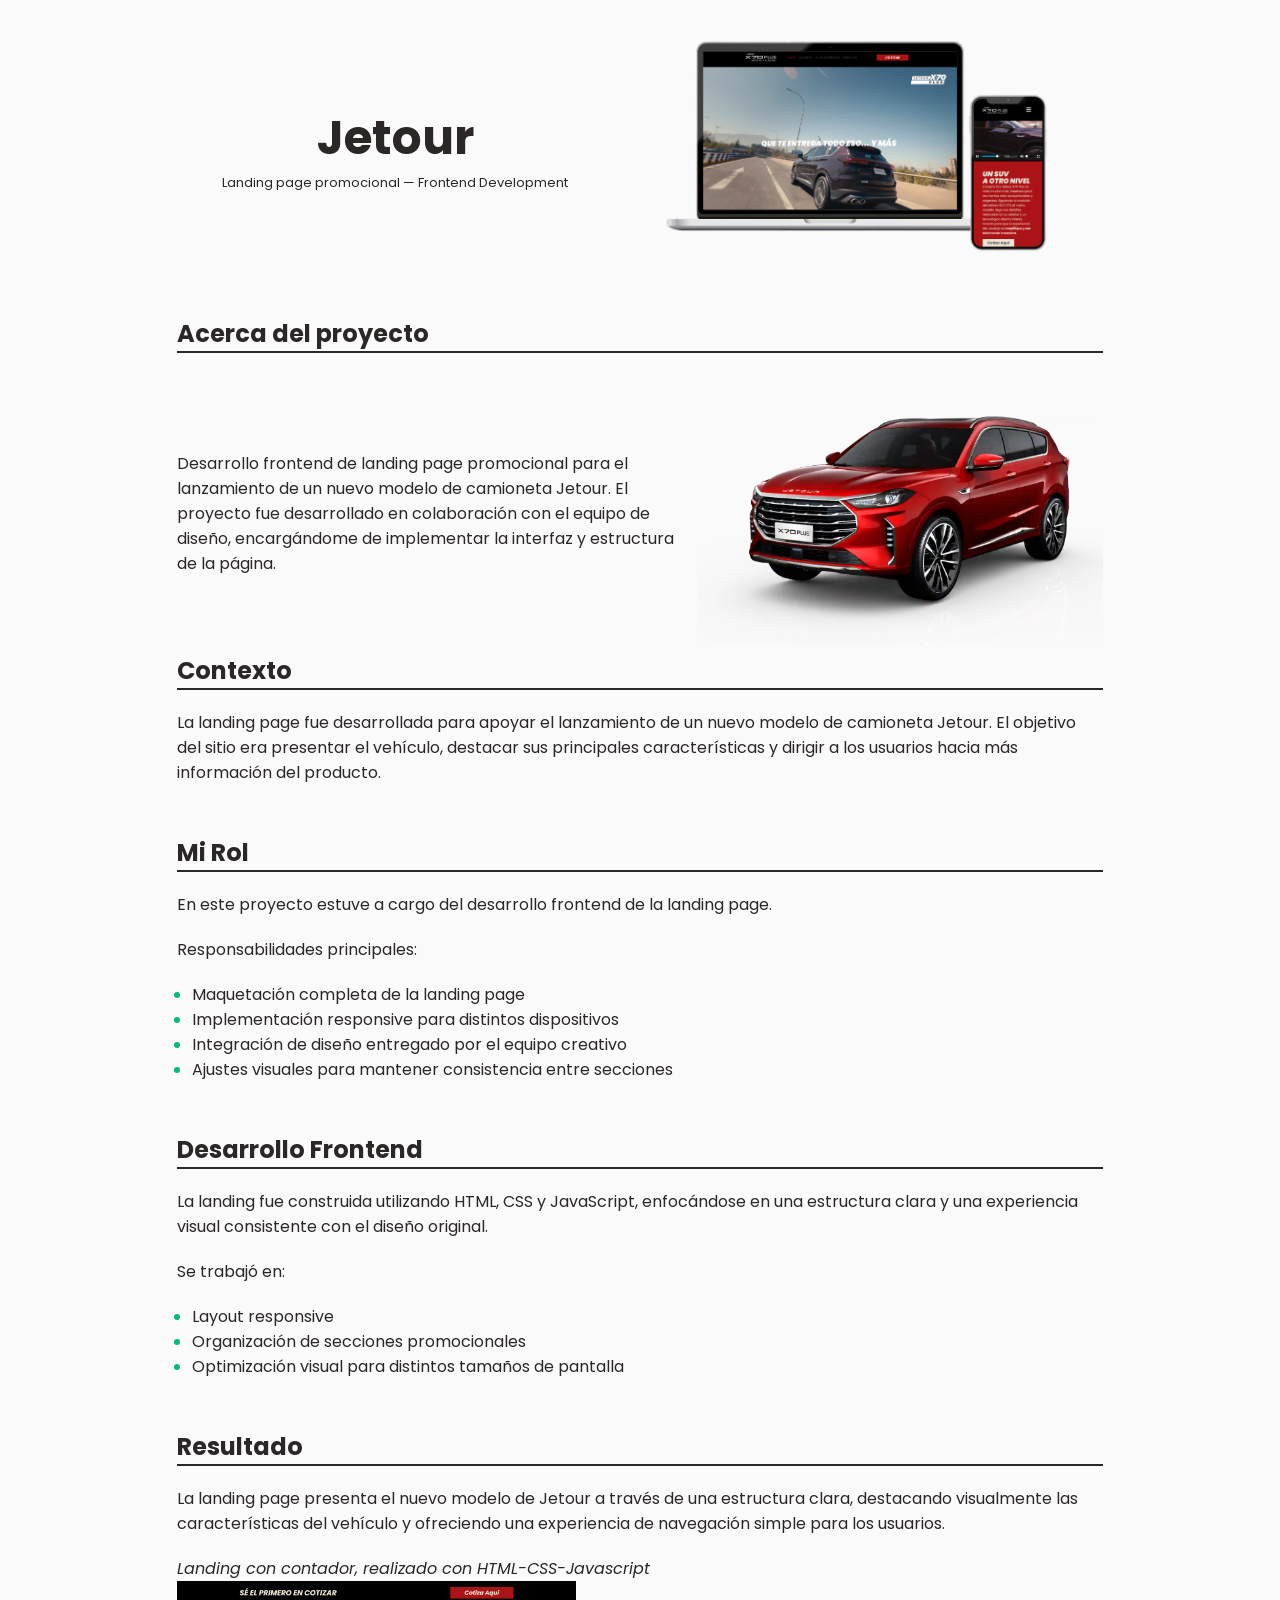
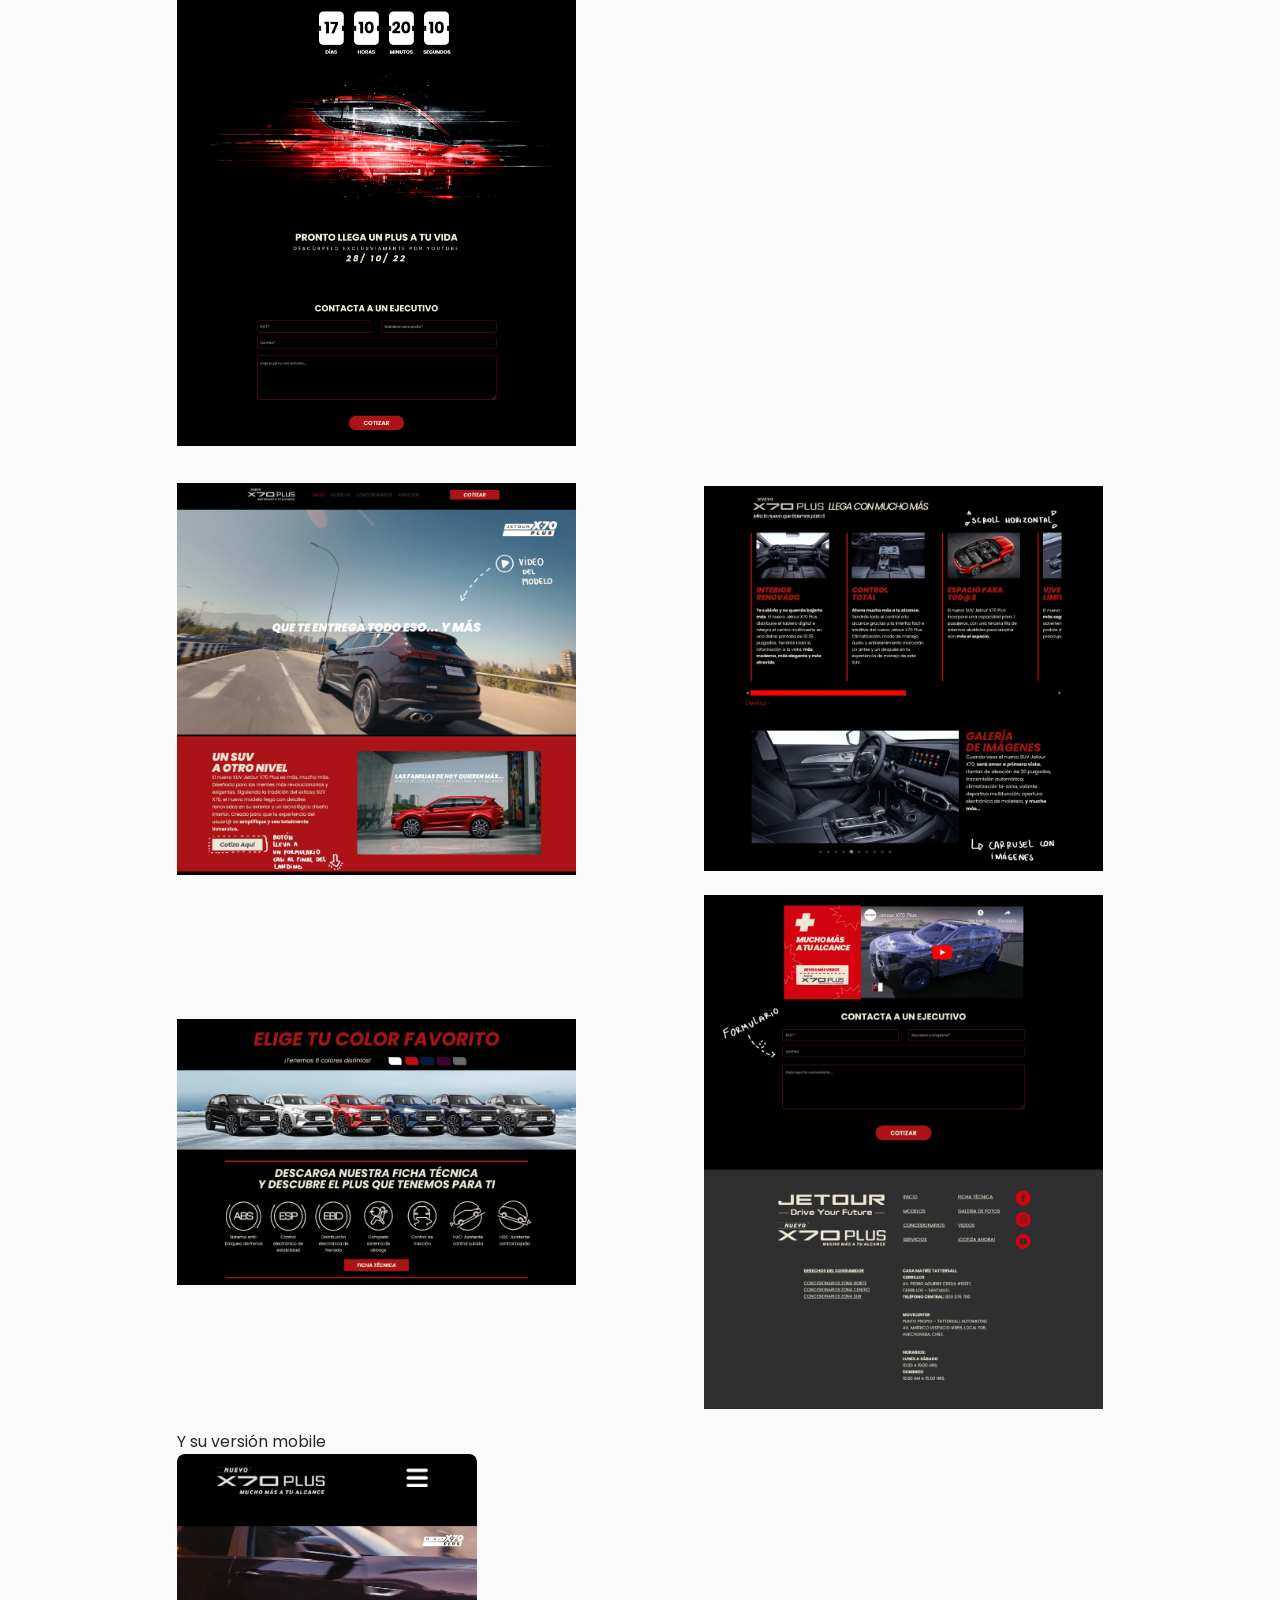
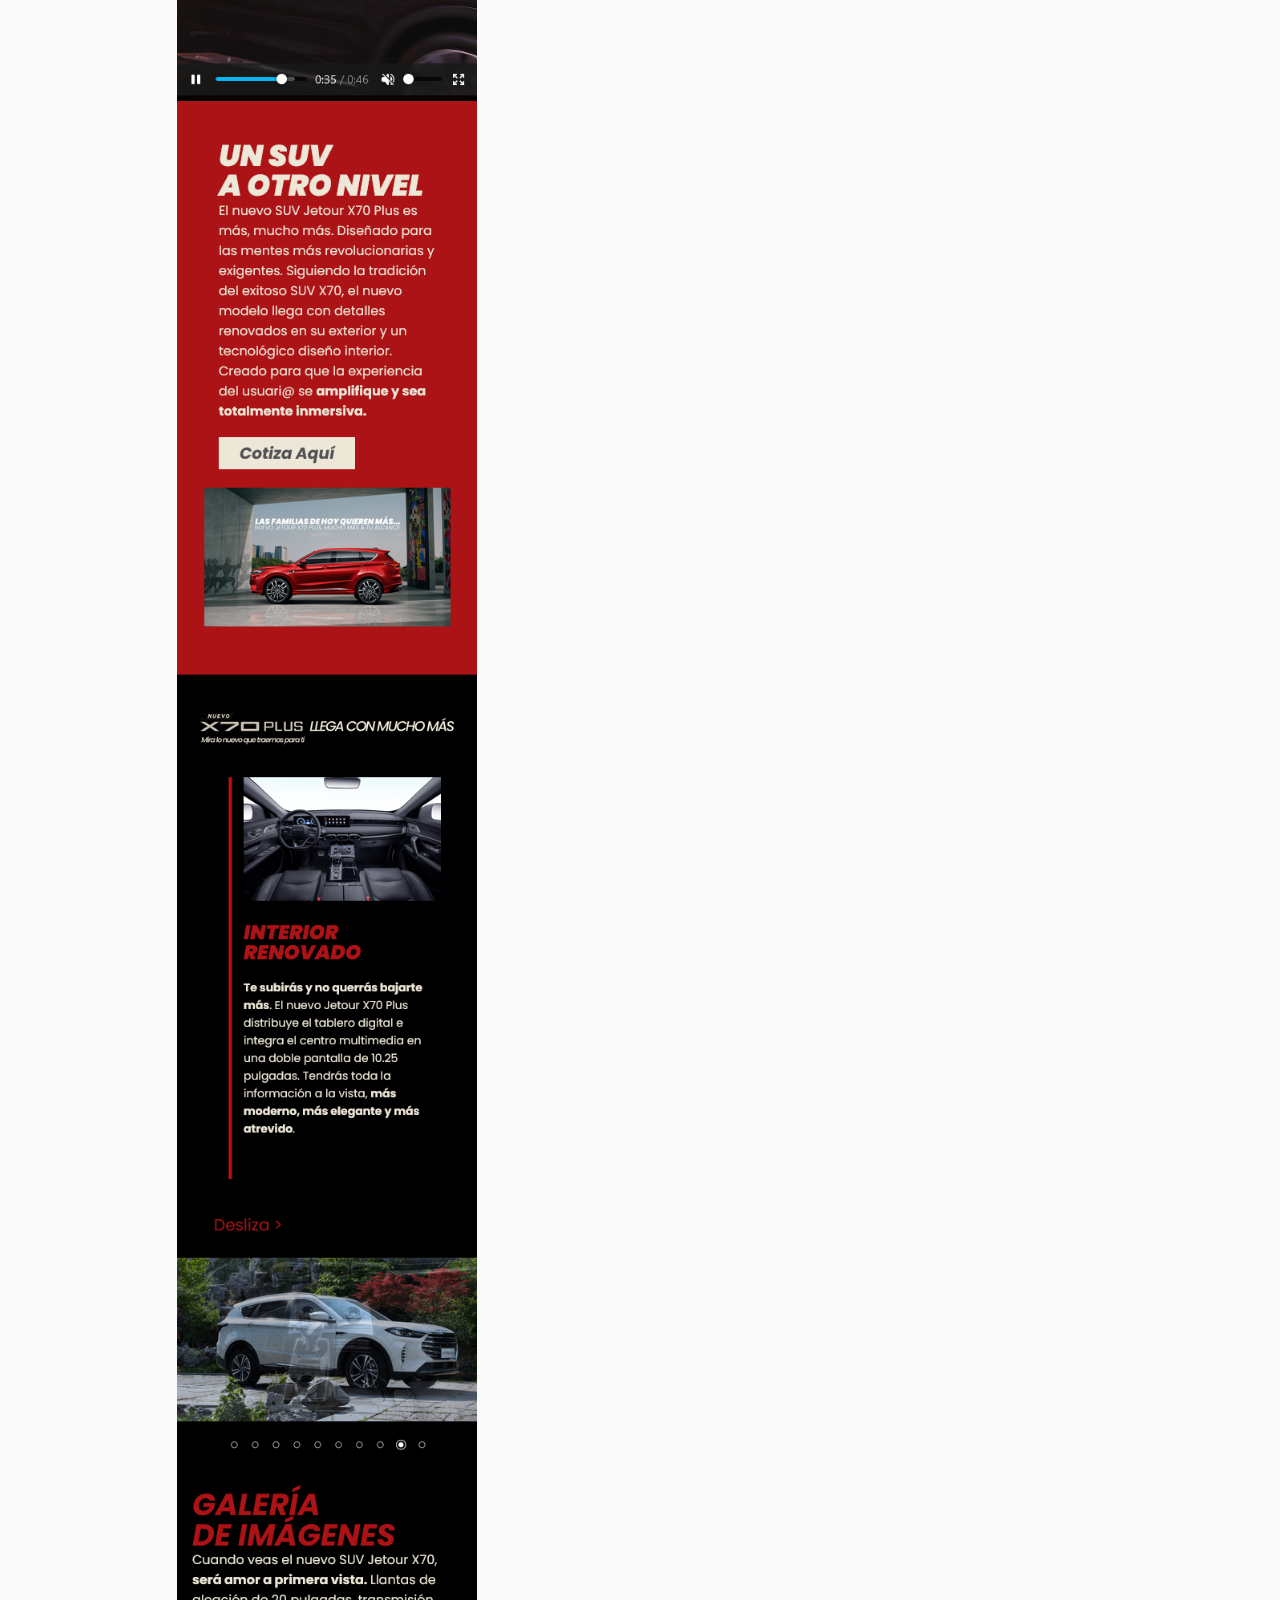
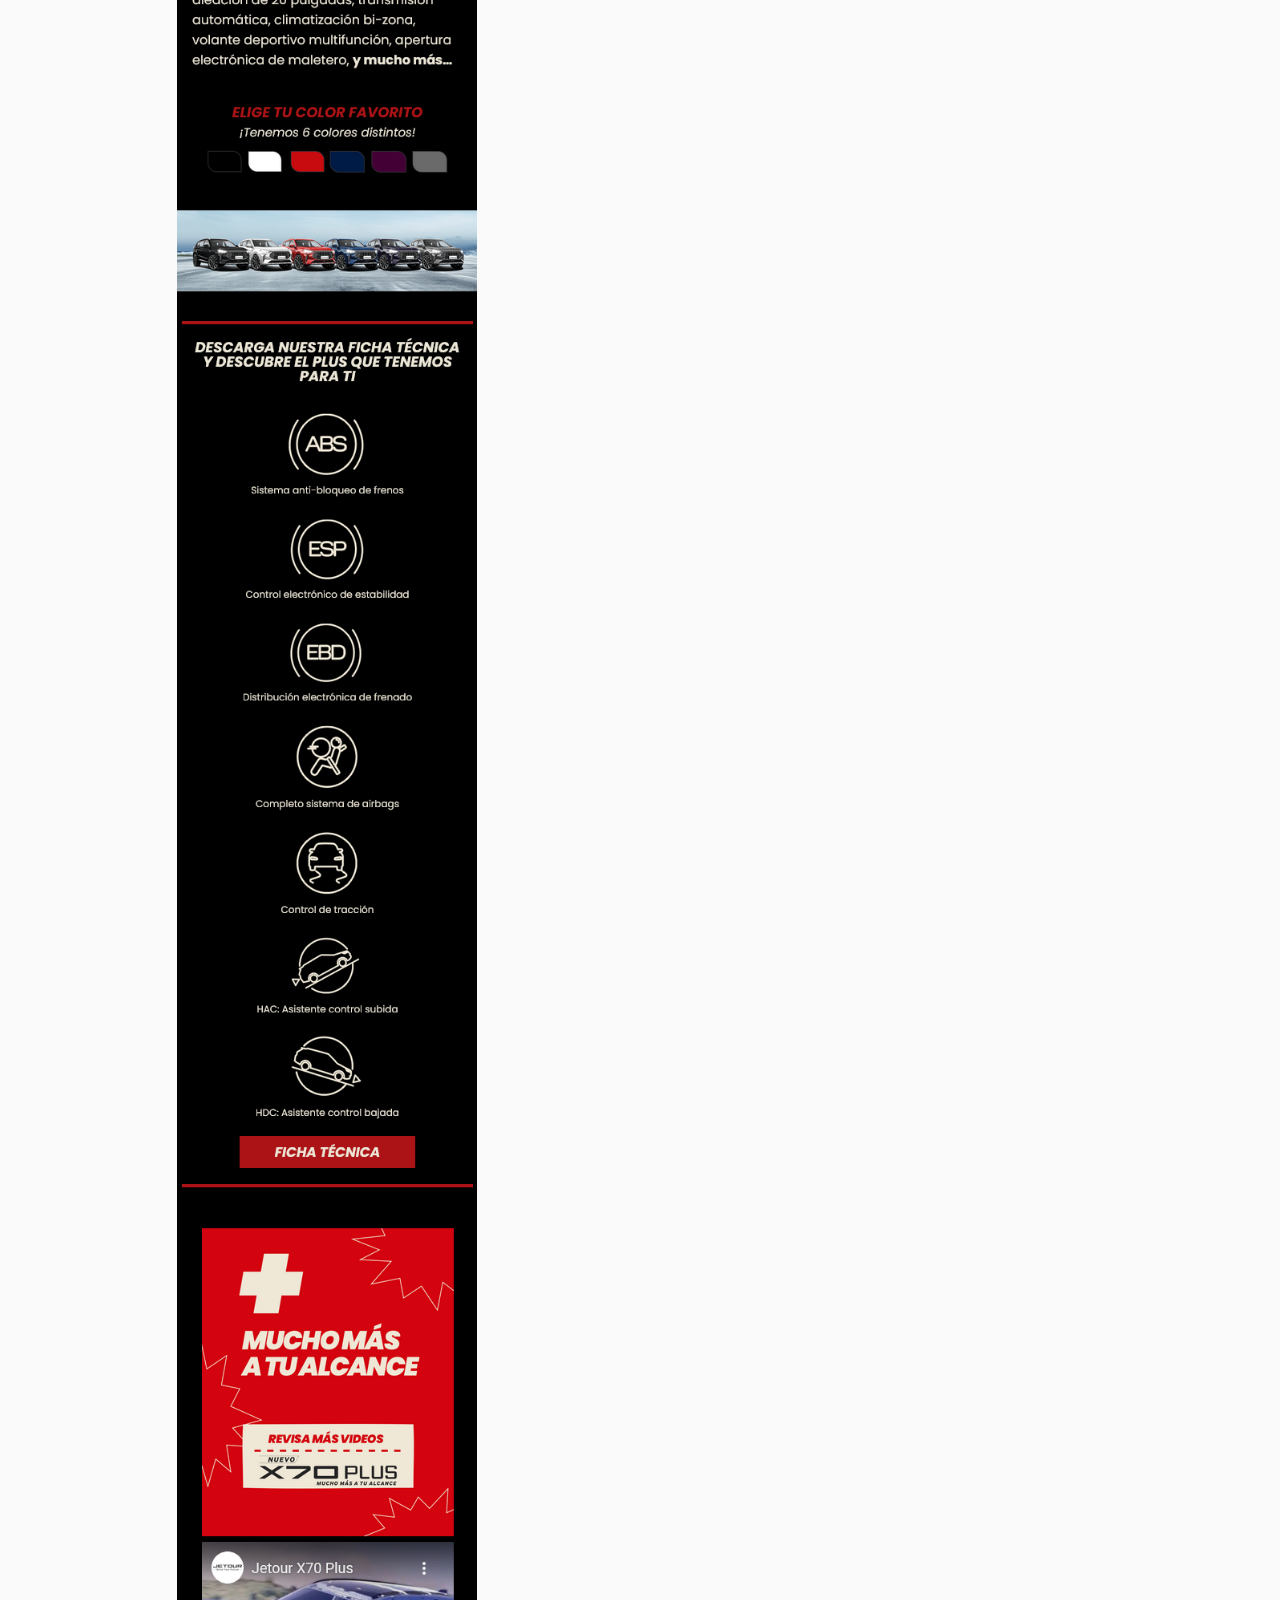
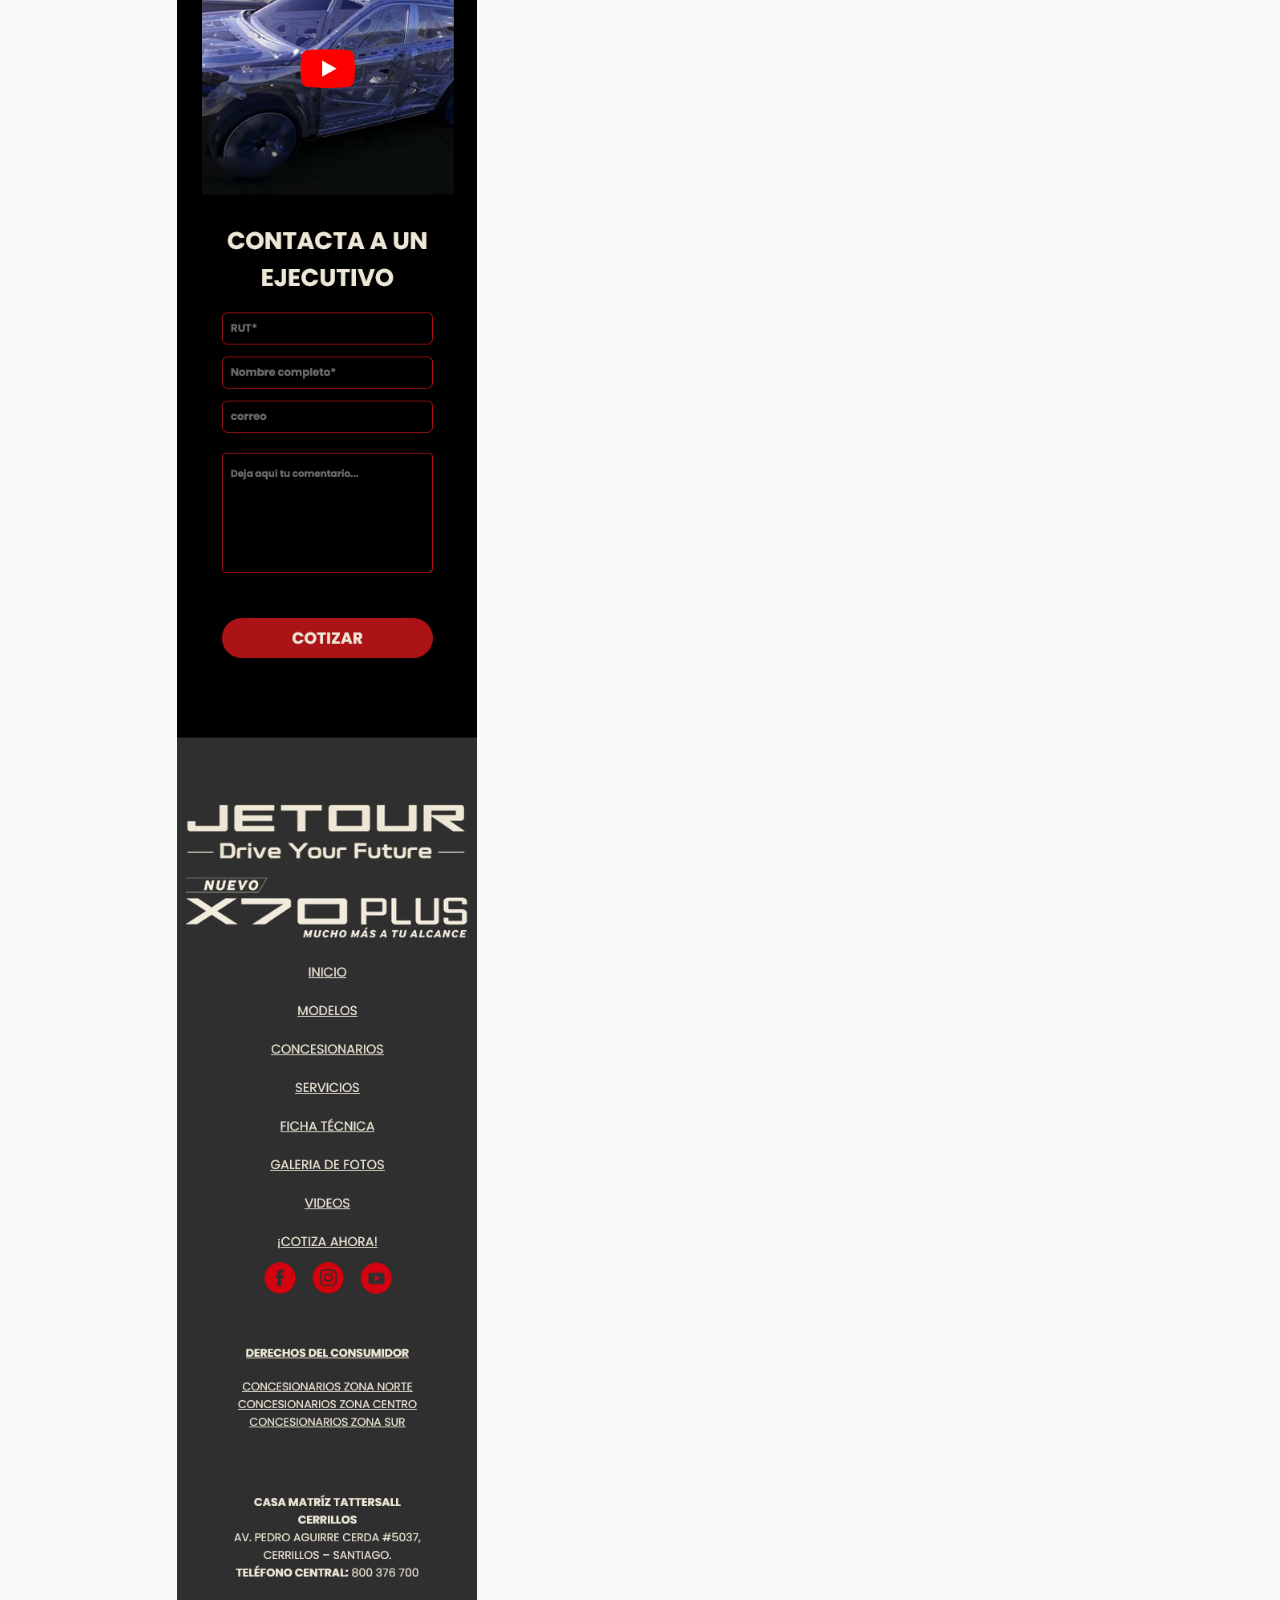
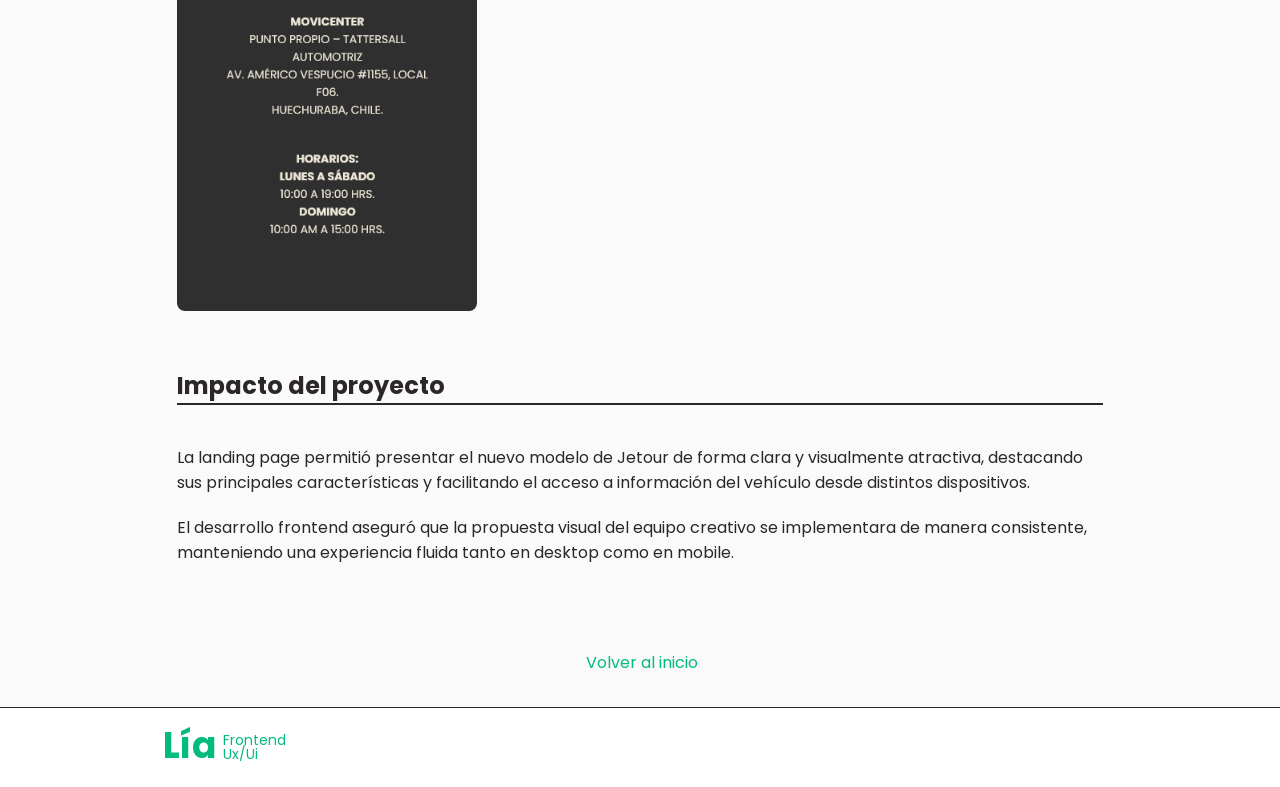
<file: jetour.html>
<!DOCTYPE html>
    <html lang="en">
    <head>
        <meta charset="UTF-8">
        <meta name="viewport" content="width=device-width, initial-scale=1.0">
        <link rel="stylesheet" href="https://unicons.iconscout.com/release/v4.0.8/css/line.css">
        <link rel="stylesheet" href="swiper-bundle.min.css">
        <link rel="stylesheet" href="styles.css">

        <title>Jetour / Tattersall</title>
    </head>
    <body>
        <section class="jetourcontent">
            <div class="tattersall-caja">
                <div class="hero-jetour">
                    <div class="text-hero">
                        <h1>Jetour</h1>
                        <h3>Landing page promocional — Frontend Development</h3>
                    </div>
                    <div class="img-hero">
                        <img src="jtour-view.png">
                    </div>
                </div>
            </div>
            <div class="jetour-acerca">
                <div class="title-jet">
                    <h1>
                        Acerca del proyecto
                    </h1>
                    <div class="separarlo"></div>
                </div>
                <div class="descripcion-jet">
                    <p>Desarrollo frontend de landing page promocional para el lanzamiento de un nuevo modelo de camioneta Jetour. 
                        El proyecto fue desarrollado en colaboración con el equipo de diseño, 
                        encargándome de implementar la interfaz y estructura de la página.</p>
                        <div class="camioneta-img">
                            <img src="Jetour-X70-plus-SUV-rojo-mini.png" alt="">
                        </div>
                </div>
            </div>
            <div class="context">
                <div class="title-context">
                    <h1>Contexto</h1>
                    <div class="separarlo"></div>
                </div>
                <div class="descrpcion-context">
                    <p>
                        La landing page fue desarrollada para apoyar el lanzamiento de un nuevo modelo de camioneta Jetour.
                        El objetivo del sitio era presentar el vehículo, destacar sus principales características y dirigir a los 
                        usuarios hacia más información del producto.
                    </p>
                </div>
            </div>
            <div class="mi-rol2">
                <div class="title-rol">
                    <h1>Mi Rol</h1>
                    <div class="separarlo"></div>
                </div>
                <div class="bullets-rol">
                    <p>En este proyecto estuve a cargo del desarrollo frontend de la landing page.</p>
                    <p>Responsabilidades principales:</p>
                    <ul>
                        <li type="disc">Maquetación completa de la landing page</li>
                        <li type="disc">Implementación responsive para distintos dispositivos</li>
                        <li type="disc">Integración de diseño entregado por el equipo creativo</li>
                        <li type="disc">Ajustes visuales para mantener consistencia entre secciones</li>
                        
                    </ul>
                </div>
            </div>
            <div class="mi-rol2">
                <div class="title-rol">
                    <h1>Desarrollo Frontend</h1>
                    <div class="separarlo"></div>
                </div>
                <div class="bullets-rol">
                    <p>La landing fue construida utilizando HTML, CSS y JavaScript, enfocándose en una estructura clara 
                        y una experiencia visual consistente con el diseño original.</p>
                    <p>Se trabajó en:</p>
                    <ul>
                        <li type="disc">Layout responsive</li>
                        <li type="disc">Organización de secciones promocionales</li>
                        <li type="disc">Optimización visual para distintos tamaños de pantalla</li>
                       
                        
                    </ul>
                </div>
            </div>
            <div class="resulta">
                <div class="title-context">
                    <h1>Resultado</h1>
                    <div class="separarlo"></div>
                </div>
                <div class="descrpcion-context">
                    <p>
                        La landing page presenta el nuevo modelo de Jetour a través de una estructura clara, 
                        destacando visualmente las características del vehículo y ofreciendo una experiencia de navegación simple para los usuarios.
                    </p>
                </div>
                <div class="img-proyecto">
                    <div class="contar">
                        <p>Landing con contador, realizado con HTML-CSS-Javascript</p>
                        <img src="contador .png">
                    </div>
                    <div class="resto-landimg">
                        <img src="j1.png">
                        <img src="j2.png">
                        <img src="j3.png">
                        <img src="j4.png">
                    </div>
                    <div class="j-mob">
                        <p>Y su versión mobile</p>
                        <img src="jetour-mob.png" class="about__img">
                    </div>
                </div>
            </div>
            <div class="impacto">
                <div class="title-context">
                    <h1>Impacto del proyecto</h1>
                    <div class="separarlo"></div>
                </div>
                <div class="descrpcion-context">
                    <p>
                        La landing page permitió presentar el nuevo modelo de Jetour de forma clara y visualmente atractiva, 
                        destacando sus principales características y facilitando el acceso a información del vehículo desde distintos dispositivos.
                    </p>
                    <p>El desarrollo frontend aseguró que la propuesta visual del equipo creativo se implementara de 
                        manera consistente, manteniendo una experiencia fluida tanto en desktop como en mobile.</p>
                </div>
            </div>
            <div class="btn-volver">
                <i class="uil uil-estate" style="color: #02bb7d"></i> <a href="index.html" style="color: #02bb7d;">Volver al inicio</a>
            </div>
        </section>
       
        

     

         
          
       

        <!--==================== FOOTER ====================-->
        <footer class="footer">
            <div class="footer__bg">
                <div class="footer__container container grid">
                    <div class="contentuno">
                        <div class="uno">
                            <div class="dos">
                        <h1 class="footer__title">Lía</h1>
                        </div>
                        <div class="tres">
                            <span class="footer__subtitle">Frontend</span>
                            <span class="footer__subtitle">Ux/Ui</span>
                        </div>
                        </div>
                    </div>
                
                
                <div class="footer__socials">
                    <a href="https://www.linkedin.com/in/liacubillos" class="footer__social"><i class="uil uil-linkedin-alt"></i></a>
                    <a href="mailto:cubilloslia@gmail.com" class="footer__social"><i class="uil uil-envelope"></i></a>
                    
                    <a href="https://github.com/cubillosarteaga" class="footer__social">
                        <i class="uil uil-github"></i>
                    </a>
                </div>
            </div>
        </div>
        </footer>
        
        <!--==================== SCROLL TOP ====================-->
        <a href="#" class="scrollup" id="scroll-up">
            <i class="uil uil-arrow-up scrollup__icon"></i>
        </a>

        <!--==================== SWIPER JS ====================-->
        <script src="swiper-bundle.min.js"></script>

        <!--==================== MAIN JS ====================-->
        <script src="main.js"></script>
    </body>
</html>
</file>
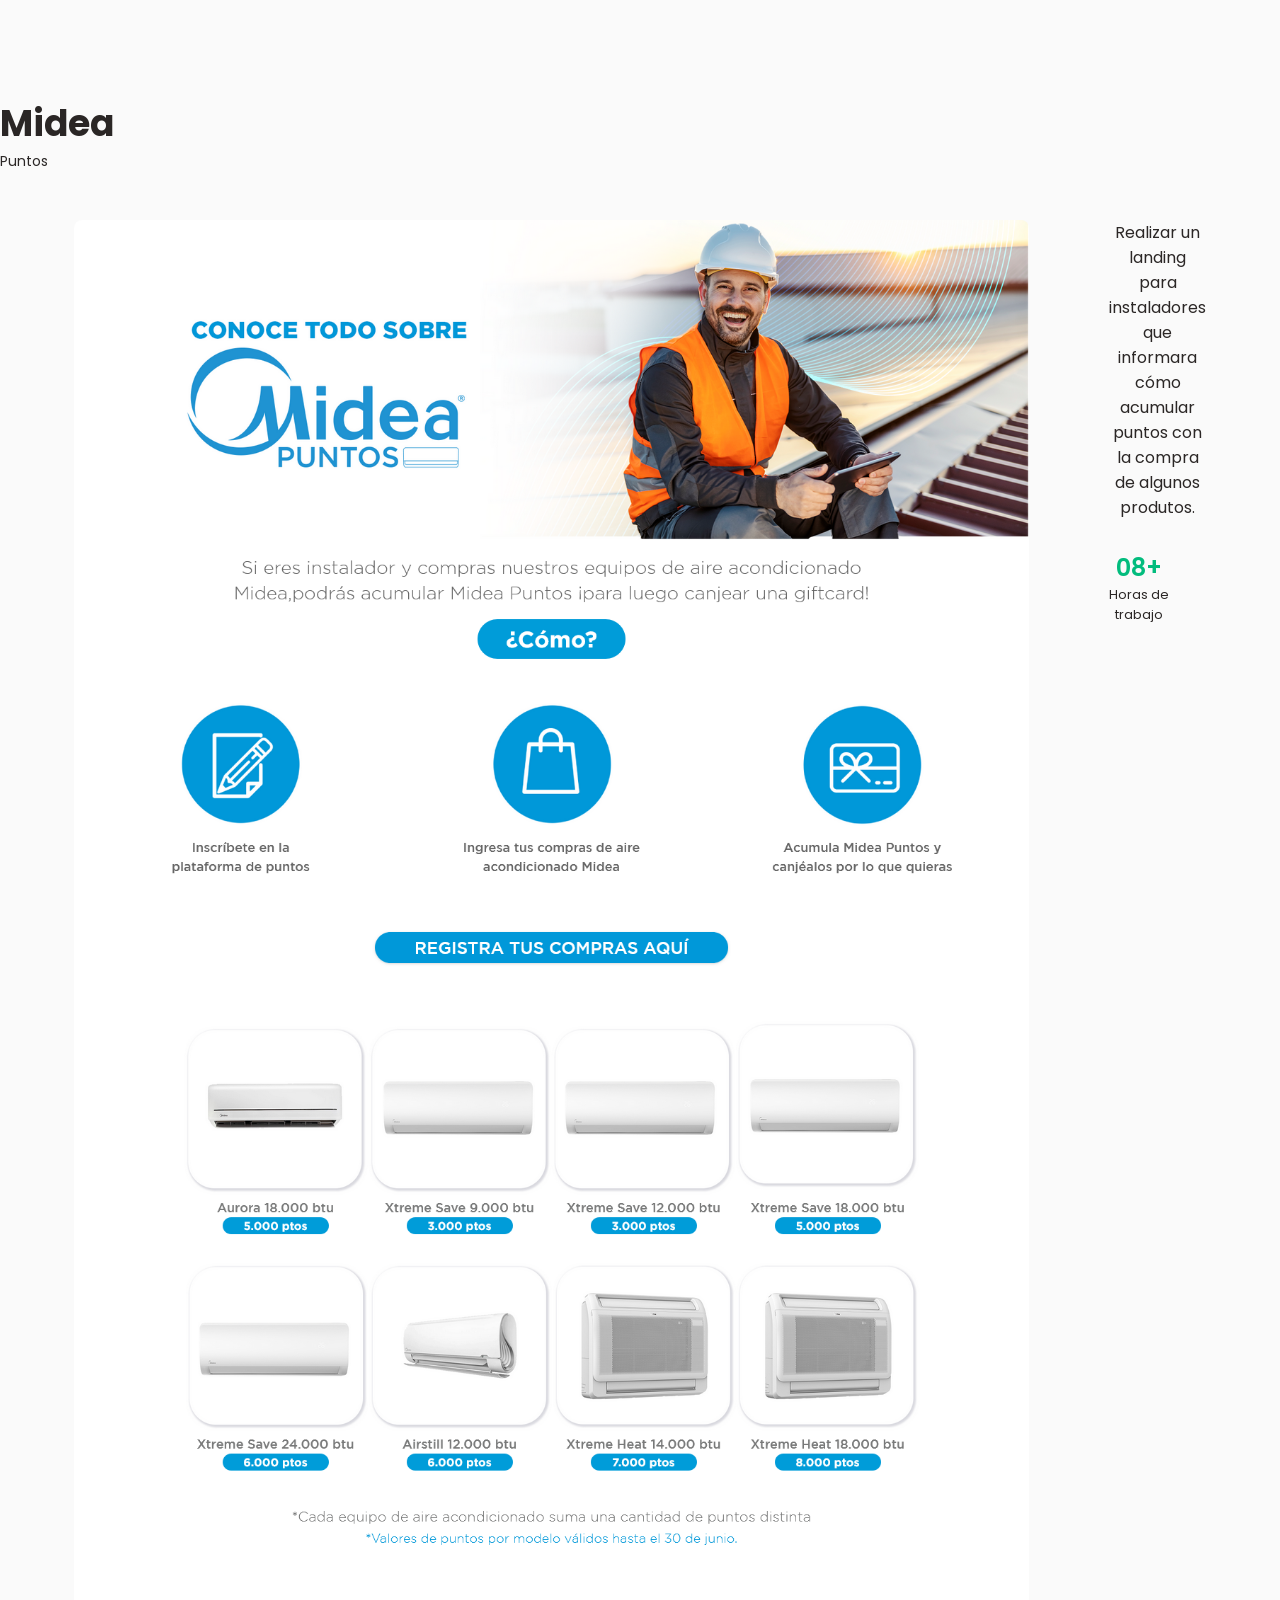
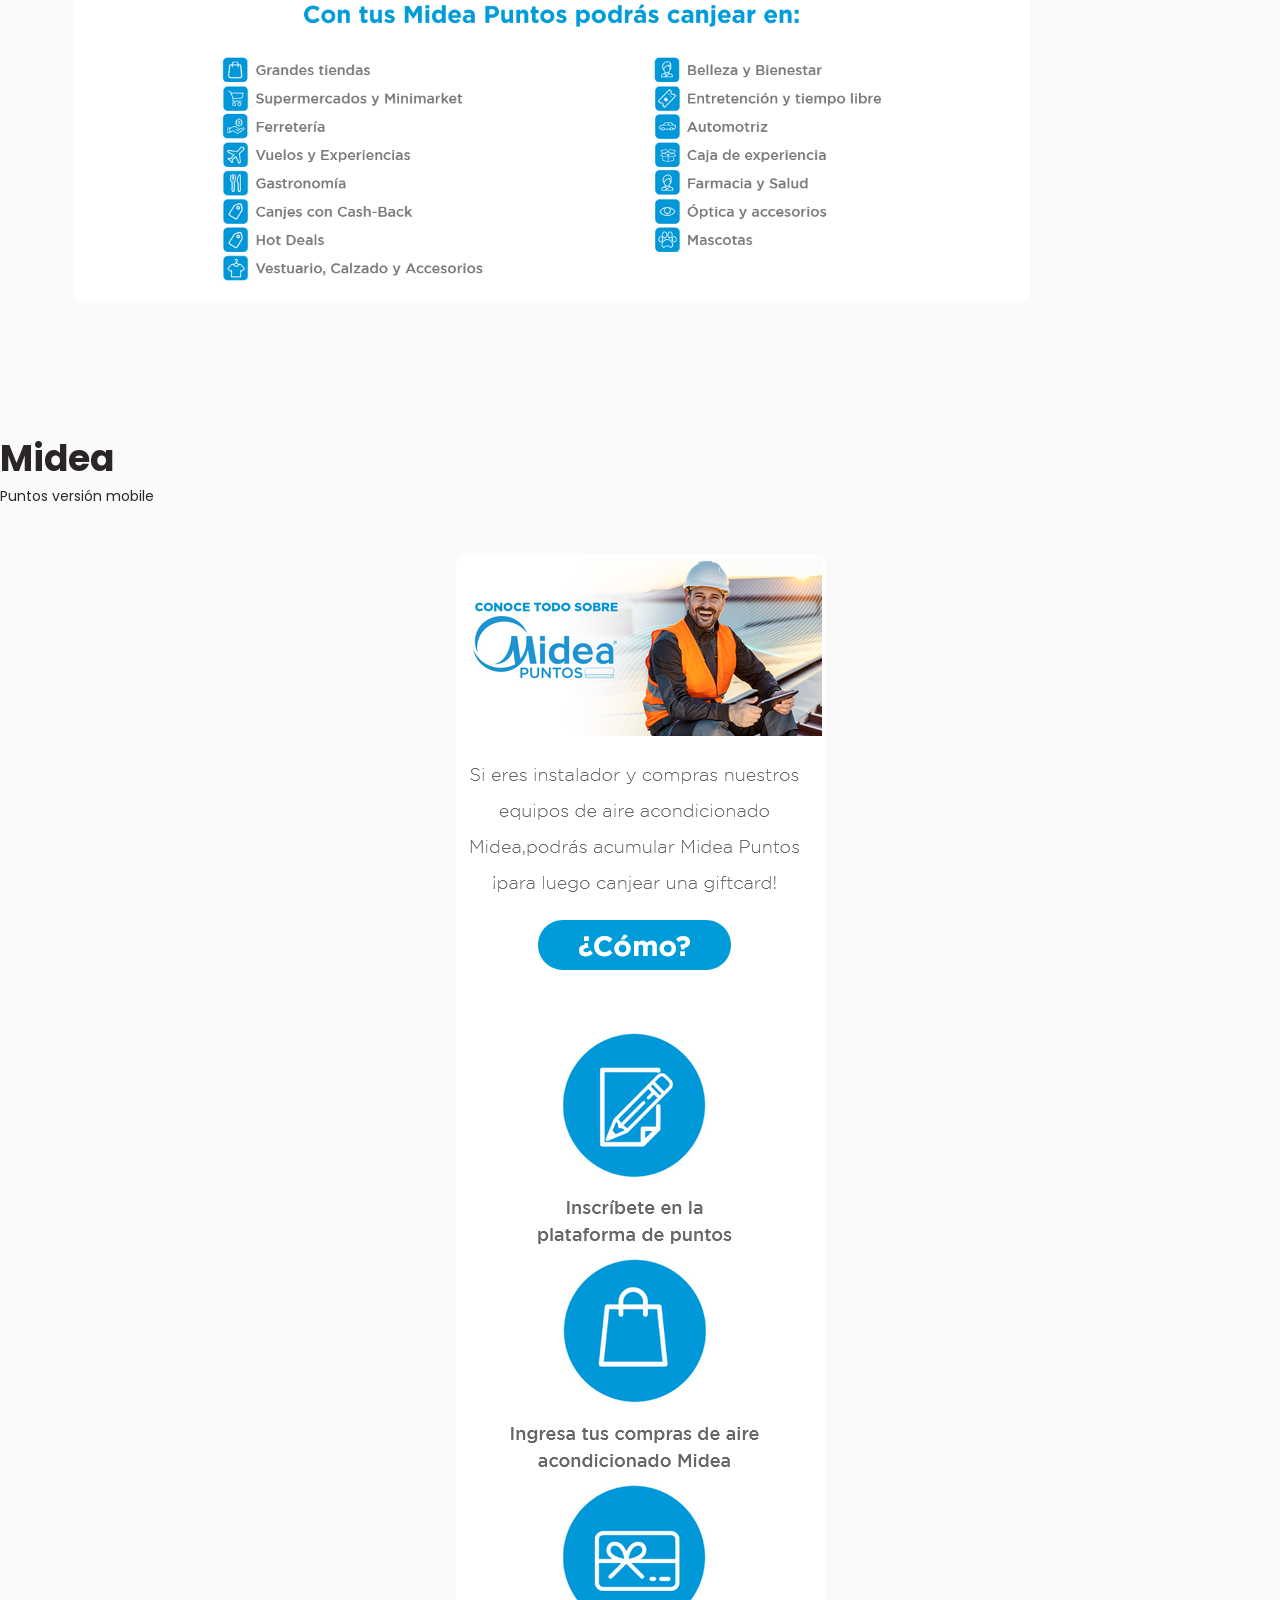
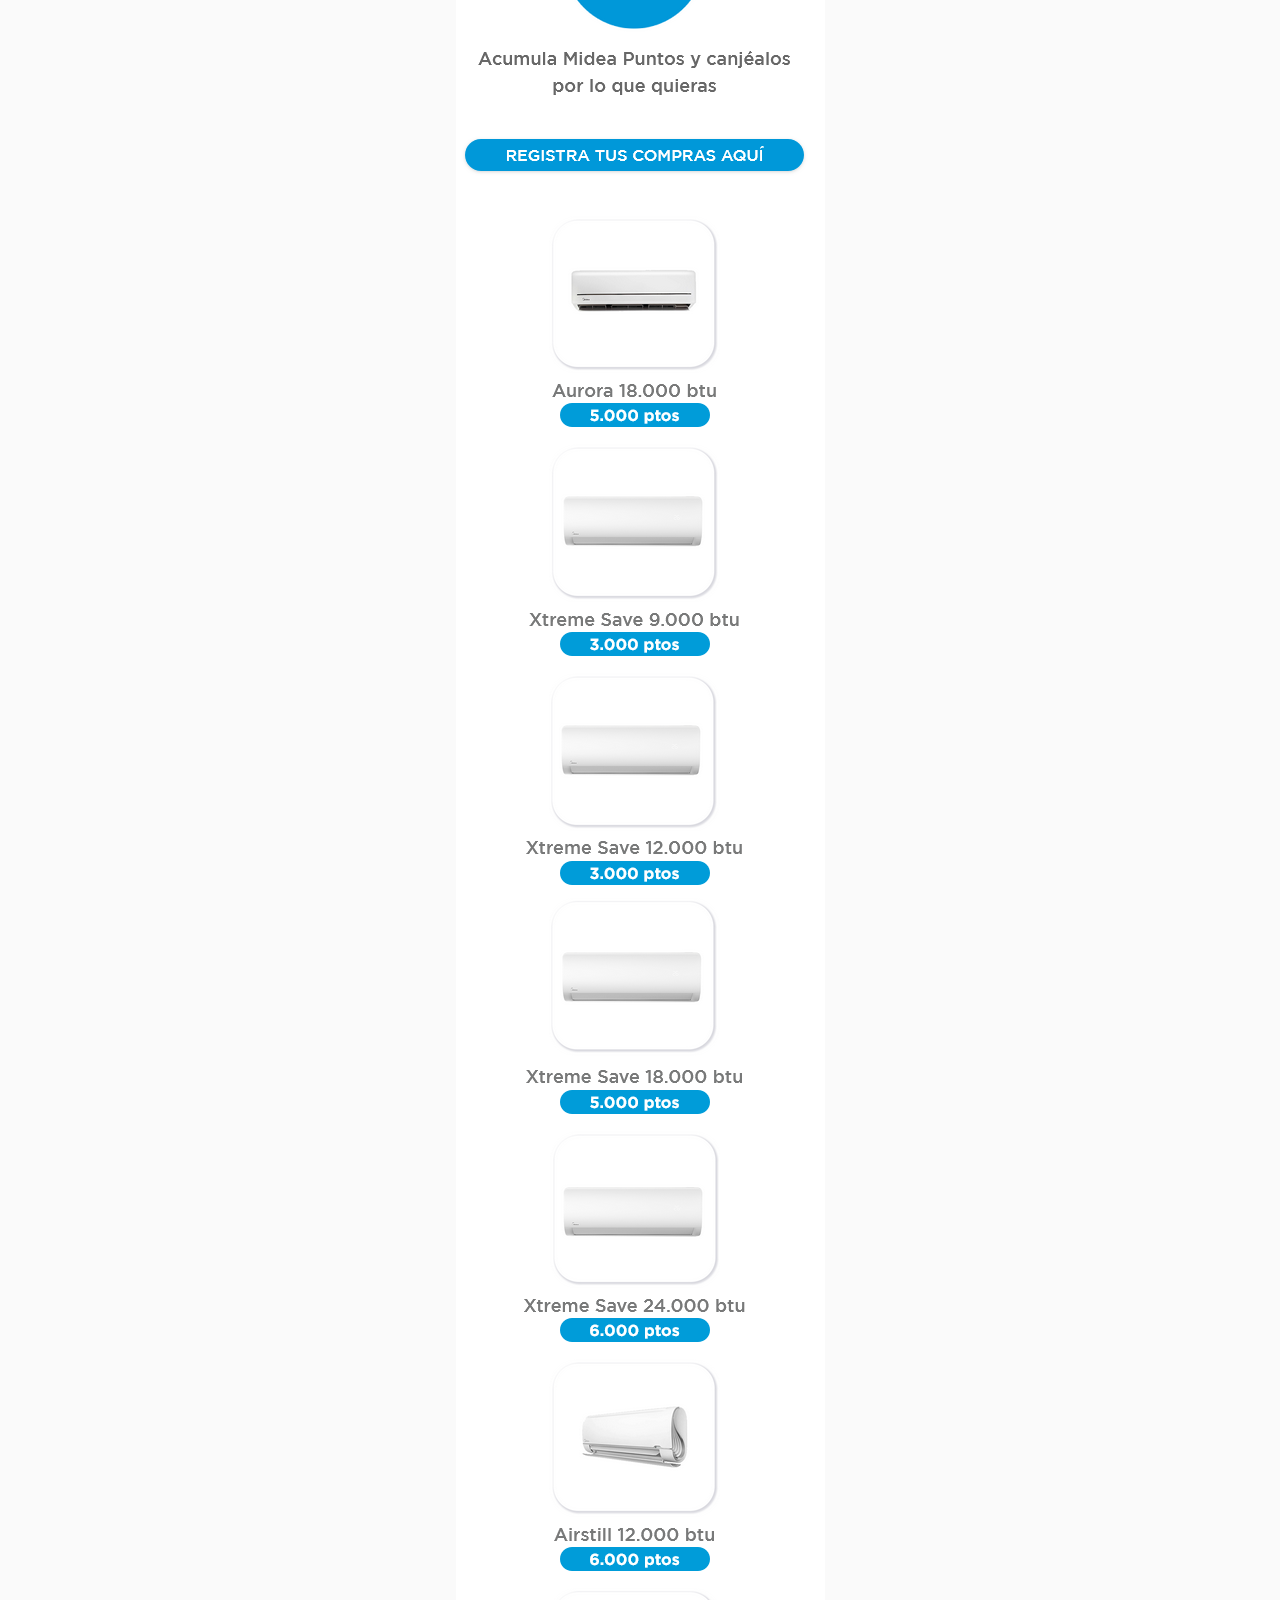
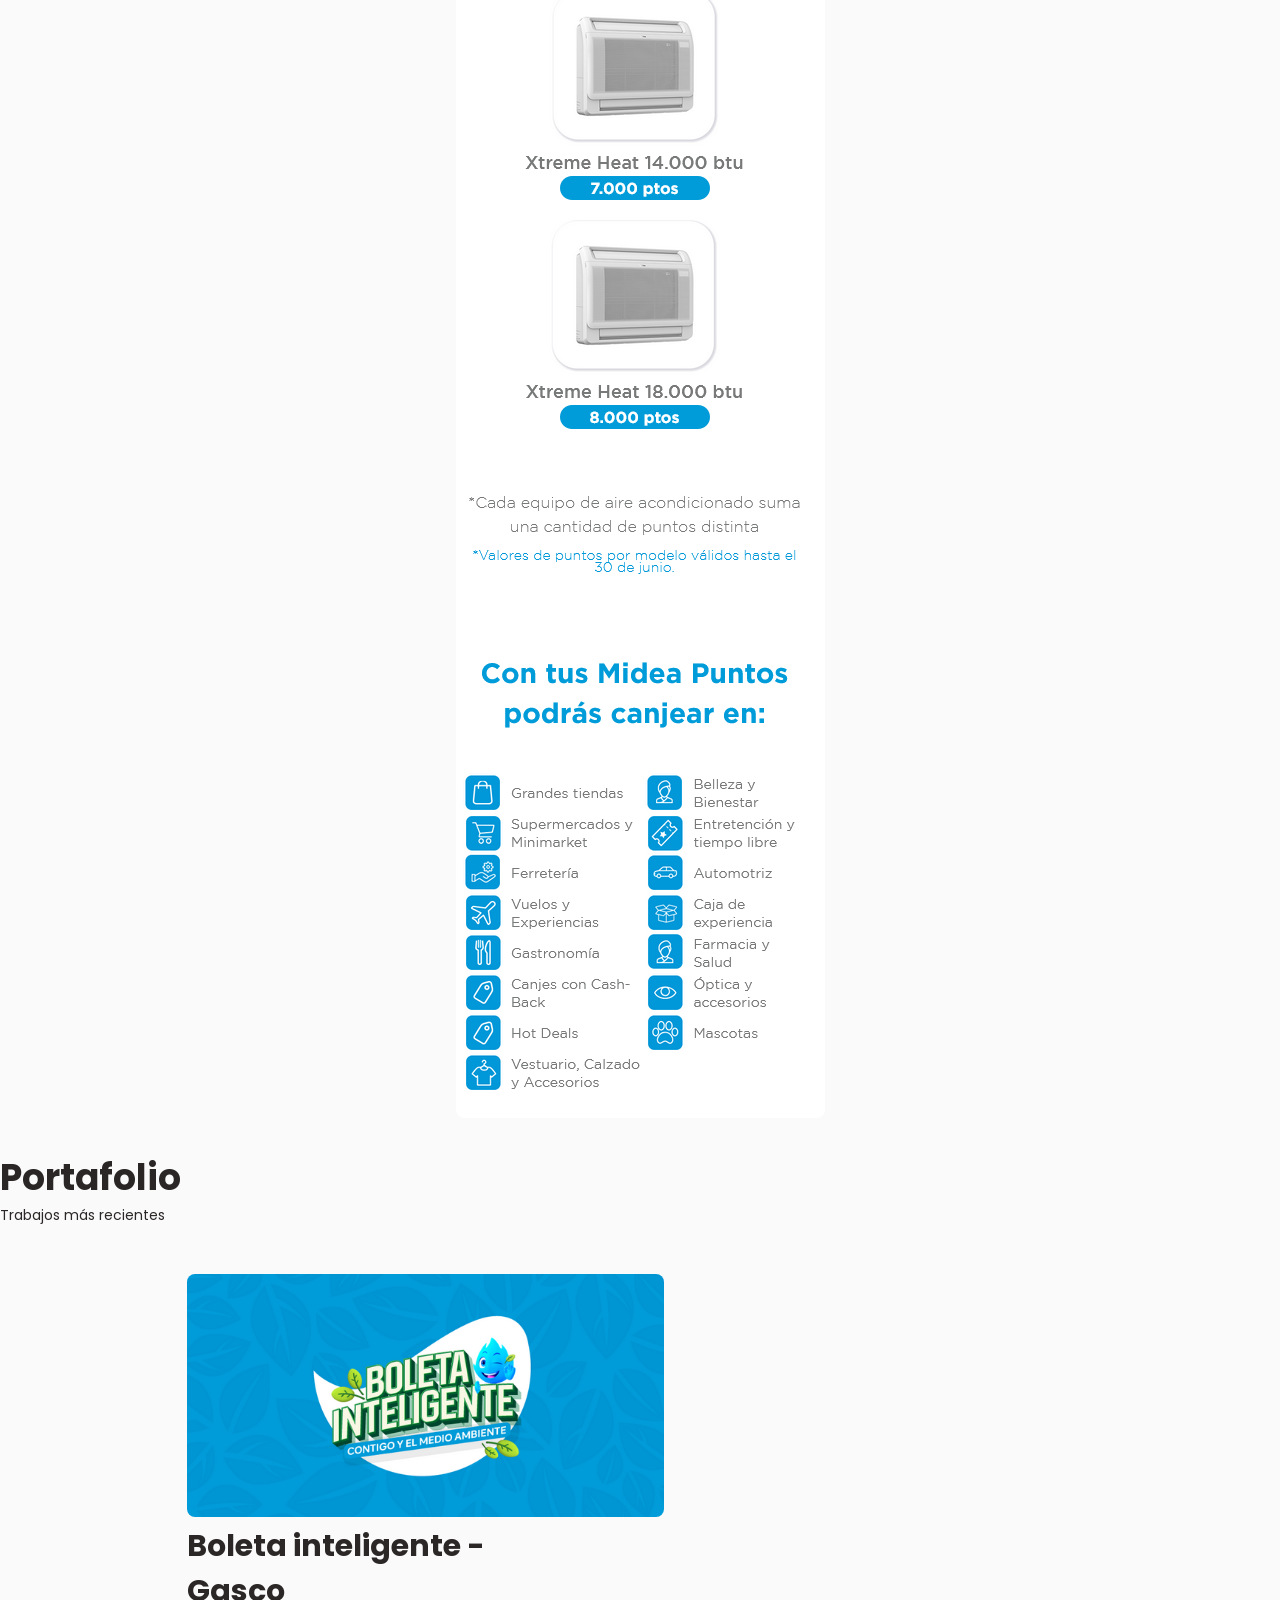
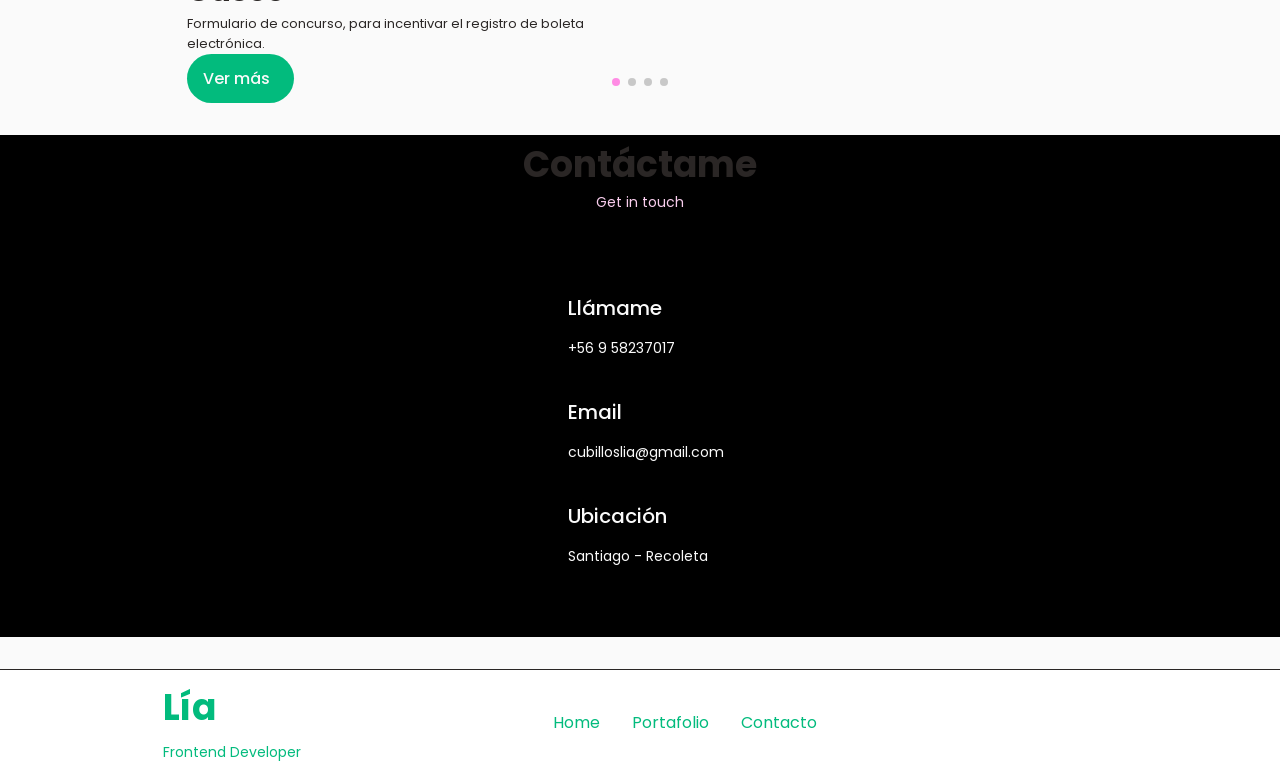
<file: midea-incentivo.html>
<!DOCTYPE html>
    <html lang="en">
    <head>
        <meta charset="UTF-8">
        <meta name="viewport" content="width=device-width, initial-scale=1.0">
        <link rel="stylesheet" href="https://unicons.iconscout.com/release/v4.0.8/css/line.css">
        <link rel="stylesheet" href="swiper-bundle.min.css">
        <link rel="stylesheet" href="styles.css">

        <title>Lía Cubillos - Midea</title>
    </head>
    <body>
       
        

        <!--==================== MAIN ====================-->
        <main class="main">
            <!--==================== HOME ====================-->
            

            <!--==================== ABOUT ====================-->
            <section class="about section" id="about">
              <h2 class="section__title">Midea</h2> 
              <span class="section__subtitle">Puntos</span>
              <div class="about__container container grid">
                  <img src="midea-incentivo-d.png" class="about__img">
                  <div class="about__data">
                      <p class="about__description">
                          Realizar un landing para instaladores que informara cómo acumular puntos con la compra de algunos produtos.
                      </p>
                      <div class="about__info">
                          <div>
                              <span class="about__info-title">08+</span>
                              <span class="about__info-name">
                                  Horas de <br> trabajo
                              </span>

                          </div>
                      </div>
                      
                  </div>
              </div>
            </section>
            <section class="about section" id="about">
              <h2 class="section__title">Midea</h2> 
              <span class="section__subtitle">Puntos versión mobile</span>
              <div class="about__container container grid" style="display: flex; justify-content: center;">
                  
                  
                  <img src="midea-incentivo-m.png" class="about__img">
              </div>
            </section>

            <!--==================== PORTFOLIO ====================-->
            <section class="portfolio section" id="portfolio">
                <h2 class="section__title">Portafolio</h2>
                <span class="section__subtitle">Trabajos más recientes</span>
                <div class="portfolio__container container swiper-container">
                    <div class="swiper-wrapper">
                        <!--==================== PORTFOLIO 1 ====================-->
                        <div class="portfolio__content grid swiper-slide">
                            <img src="boleta-inteligente.png" class="portfolio__img">
                            <div class="portfolio__data">
                                <h3 class="portfolio__title">
                                    Boleta inteligente - Gasco
                                </h3>
                                <p class="portfolio__description">
                                    Formulario de concurso, para incentivar el registro de boleta electrónica. 
                                </p>
                                <a href="https://boletainteligente.gasco.cl/" class="button button--flex button--small portfolio__button" target="_blank">Ver más
                                <i class="uil uil-arrow-right button__icon"></i></a>

                            </div>
                        </div>
                        <!--==================== PORTFOLIO 2 ====================-->
                        <div class="portfolio__content grid swiper-slide swiper-slide-active" data-swiper-slide-index="1" style="width: 768px;" role="group" aria-label="3 / 7">
                            <img src="midea-incentivo-form.png" class="portfolio__img">
                            <div class="portfolio__data">
                                <h3 class="portfolio__title">
                                    Midea Puntos
                                </h3>
                                <p class="portfolio__description">
                                    Landing informativo y formulario de incripción para acumulación de puntos. 
                                </p>
                                <a href="midea-incentivo.html" class="button button--flex button--small portfolio__button" target="_blank">Ver más
                                <i class="uil uil-arrow-right button__icon"></i></a>

                            </div>
                        </div>
                        <!--==================== PORTFOLIO 3 ====================-->
                        <div class="portfolio__content grid swiper-slide">
                            <img src="jetour-p.png" class="portfolio__img">
                            <div class="portfolio__data">
                                <h3 class="portfolio__title">
                                    Jetour
                                </h3>
                                <p class="portfolio__description">
                                    Landing informativo para nuevo modelo de camioneta X70 Plus. 
                                </p>
                                <a href="jetour.html" class="button button--flex button--small portfolio__button" target="_blank">Ver más
                                <i class="uil uil-arrow-right button__icon"></i></a>

                            </div>
                        </div>
                        <!--==================== PORTFOLIO 4 ====================-->
                        <div class="portfolio__content grid swiper-slide">
                            <img src="spacio-1portada.png" class="portfolio__img">
                            <div class="portfolio__data">
                                <h3 class="portfolio__title">
                                    Spacio 1
                                </h3>
                                <p class="portfolio__description">
                                    Formulario para participar por una giftcard. 
                                </p>
                                <a href="spacio1.html" class="button button--flex button--small portfolio__button" target="_blank">Ver más
                                <i class="uil uil-arrow-right button__icon"></i></a>

                            </div>
                        </div>
                        
                    </div>
                    <div class="swiper-button-next">
                        <i class="uil uil-angle-right-b swiper-portfolio-icon"></i>
                    </div>
    <div class="swiper-button-prev">
        <i class="uil uil-angle-left-b swiper-portfolio-icon"></i>
    </div>

    <div class="swiper-pagination"></div>
  </div>
                </div>
            </section>

            <!--==================== PROJECT IN MIND ====================
            <section class="project section">

            </section>-->

            <!--==================== TESTIMONIAL ====================
            <section class="testimonial section">
                
            </section>-->

            <!--==================== CONTACT ME ====================-->
            <section class="contact section" id="contact">
                <h2 class="section__title">
                    Contáctame
                </h2>
                <span class="section__subtitle">Get in touch</span>

                <div class="contact__container container grid">
                    <div>
                        <div class="contact__information">
                            <i class="uil uil-phone contact__icon"></i>
                            <div>
                                <h3 class="contact__title">Llámame</h3>
                                <span class="contact__subtitle">+56 9 58237017</span>
                            </div>
                        </div>
                        <div class="contact__information">
                            <i class="uil uil-envelope contact__icon"></i>
                            <div>
                                <h3 class="contact__title">Email</h3>
                                <span class="contact__subtitle">cubilloslia@gmail.com</span>
                            </div>
                        </div>
                        <div class="contact__information">
                            <i class="uil uil-map-marker contact__icon"></i>
                            <div>
                                <h3 class="contact__title">Ubicación</h3>
                                <span class="contact__subtitle">Santiago - Recoleta</span>
                            </div>
                        </div>
                    </div>
                </div>
            </section>
        </main>

        <!--==================== FOOTER ====================-->
        <footer class="footer">
            <div class="footer__bg">
                <div class="footer__container container grid">
                    <div>
                        <h1 class="footer__title">Lía</h1>
                        <span class="footer__subtitle">Frontend Developer</span>
                    </div>
                
                <ul class="footer__links">
                    <li>
                        <a href="index.html" class="footer__link">
                            Home

                        </a>
                    </li>
                    
                    <li>
                        <a href="#portfolio" class="footer__link">
                        Portafolio
                        </a>
                    </li>
                    <li>
                        <a href="#contact" class="footer__link">
                        Contacto
                        </a>
                    </li>
                </ul>
                <div class="footer__socials">
                    <a href="mailto:cubilloslia@gmail.com" class="footer__social"><i class="uil uil-envelope"></i></a>
                    <a href="https://github.com/cubillosarteaga" class="footer__social">
                        <i class="uil uil-github"></i>
                    </a>
                </div>
            </div>
        </div>
        </footer>
        
        <!--==================== SCROLL TOP ====================-->
        <a href="#" class="scrollup" id="scroll-up">
            <i class="uil uil-arrow-up scrollup__icon"></i>
        </a>

        <!--==================== SWIPER JS ====================-->
        <script src="swiper-bundle.min.js"></script>

        <!--==================== MAIN JS ====================-->
        <script src="main.js"></script>
    </body>
</html>
</file>
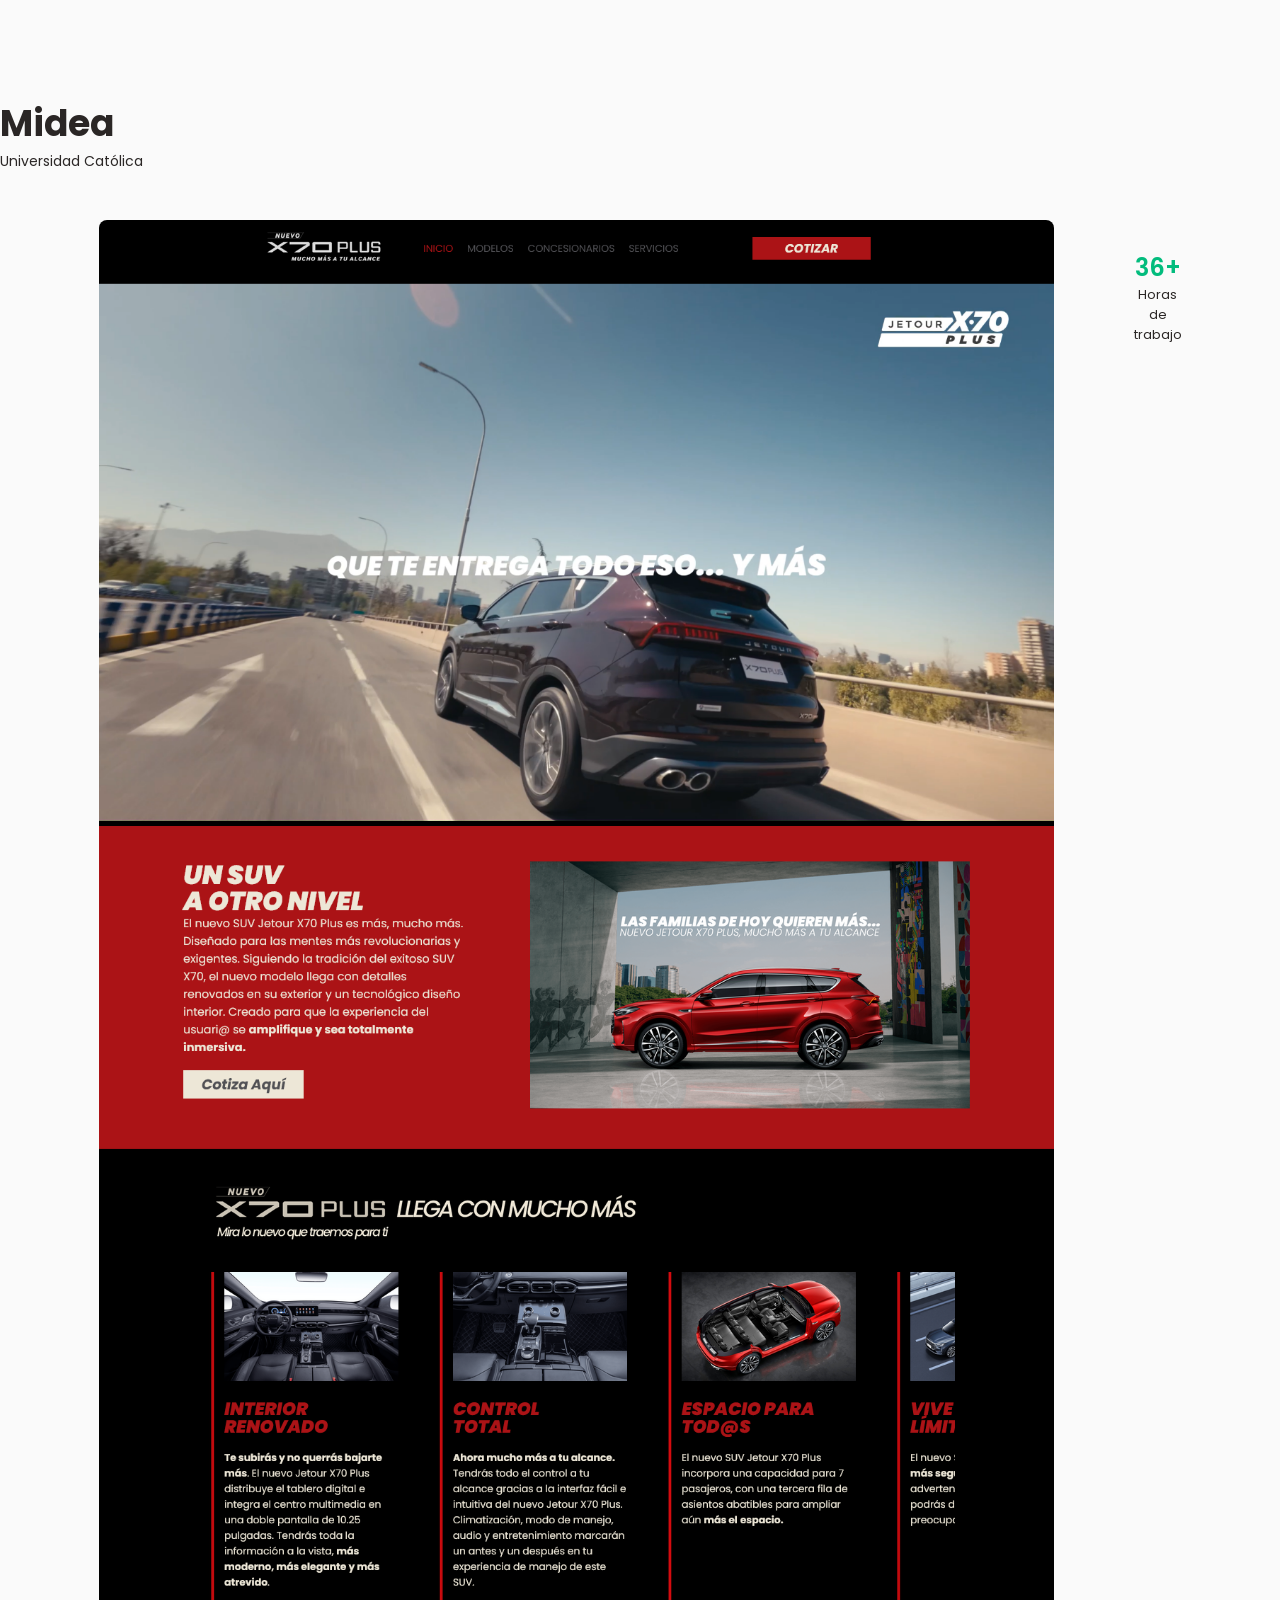
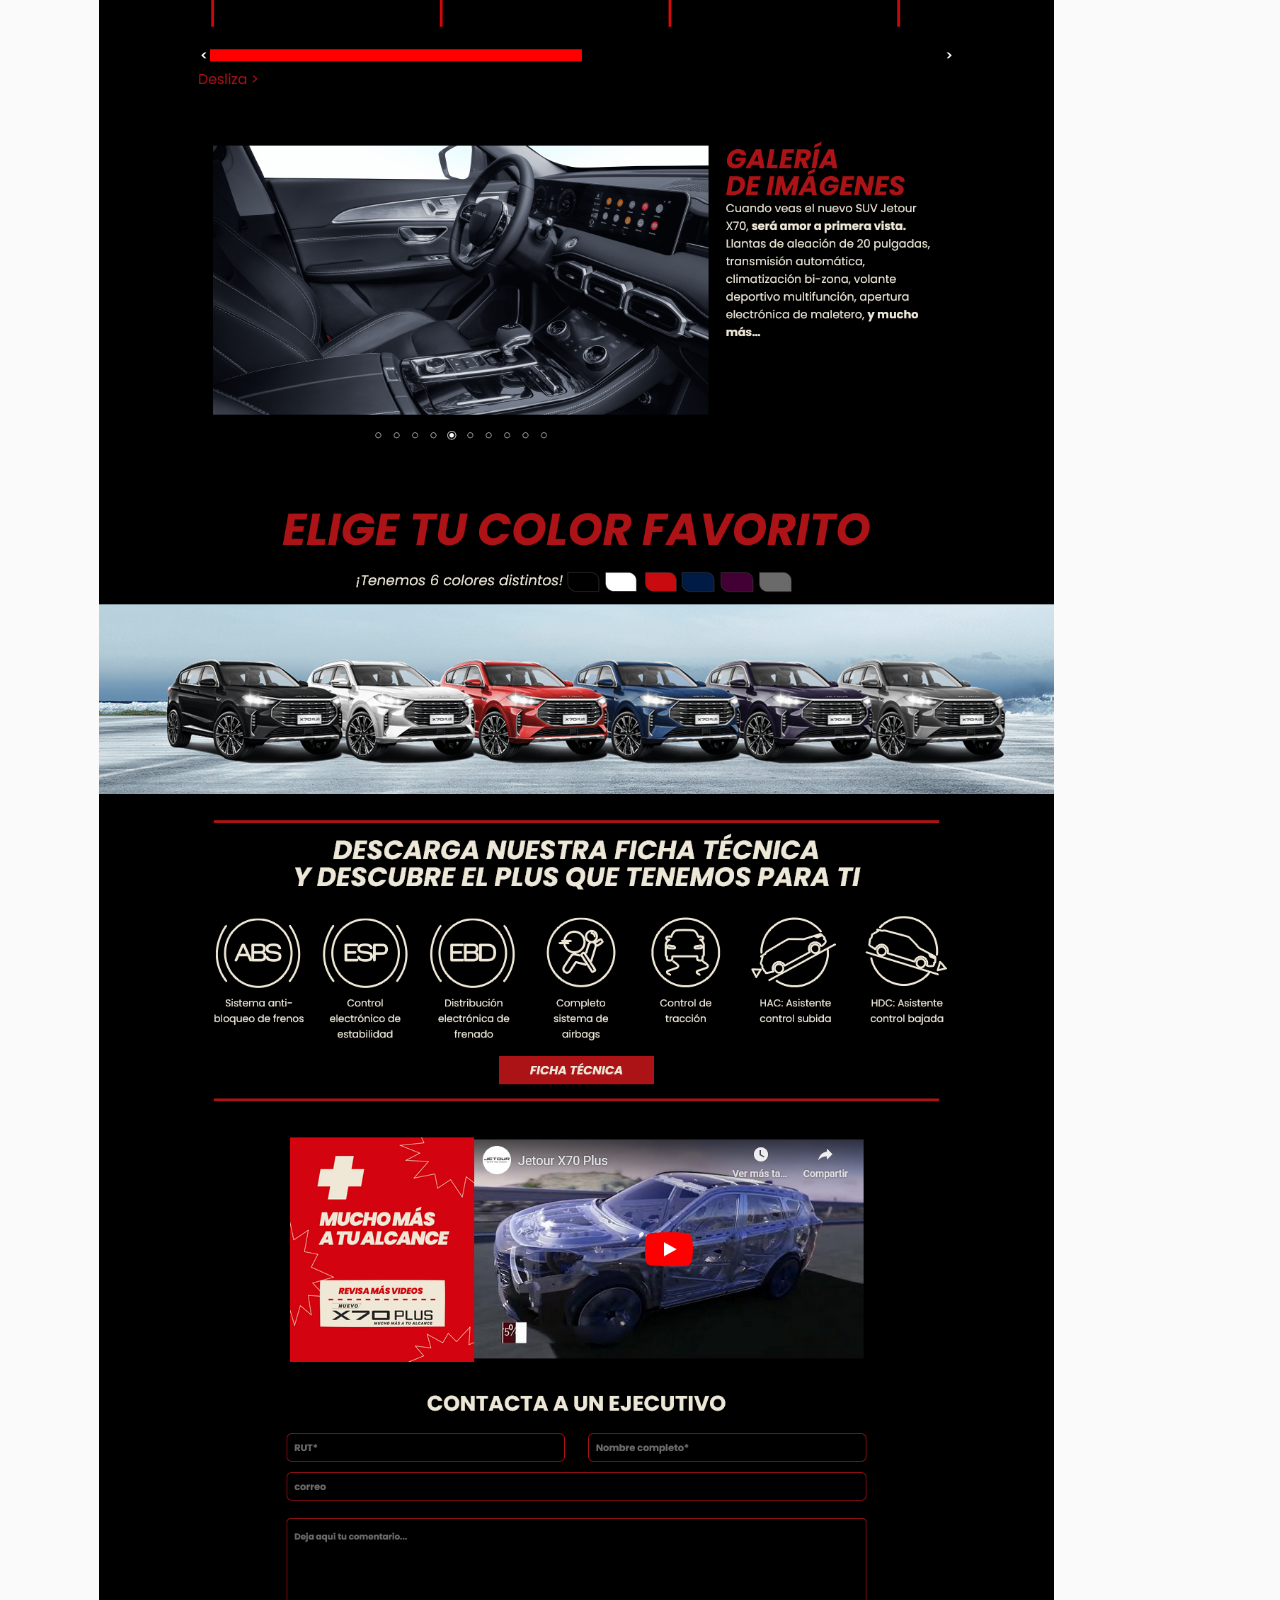
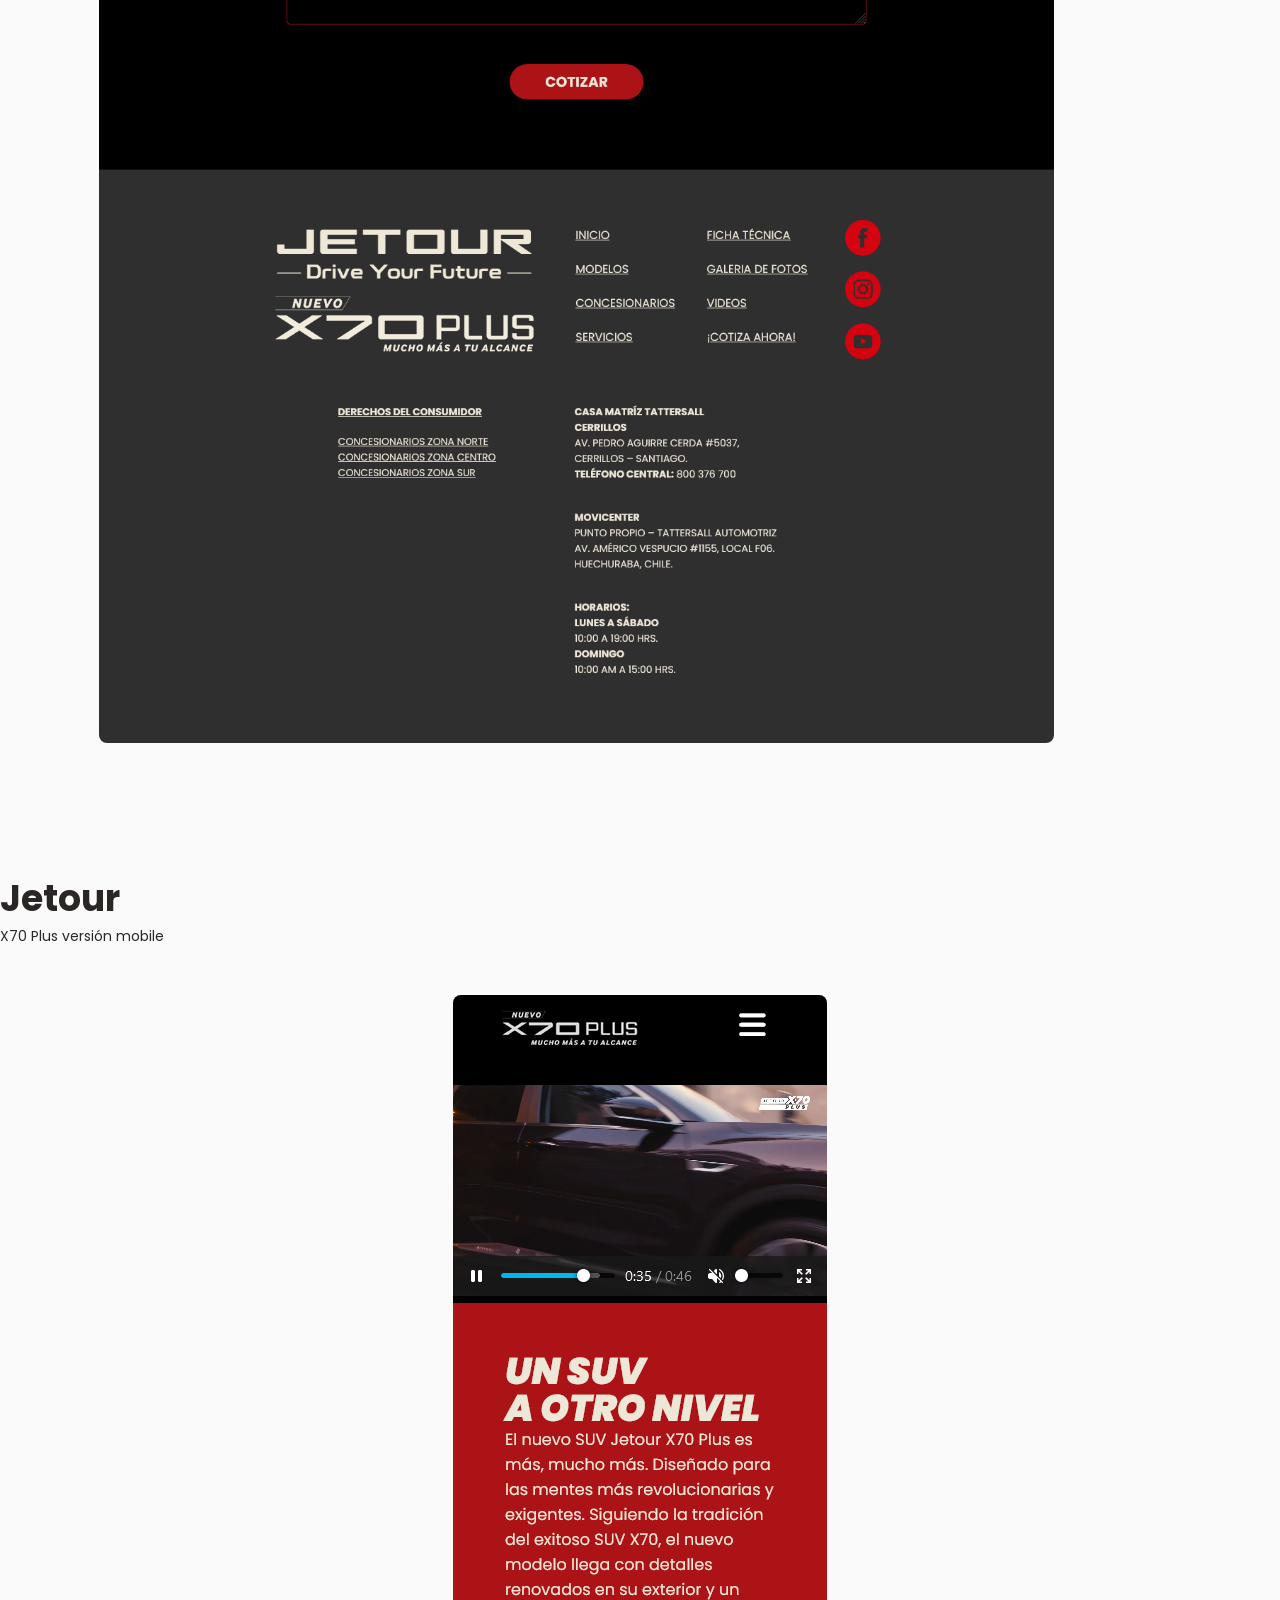
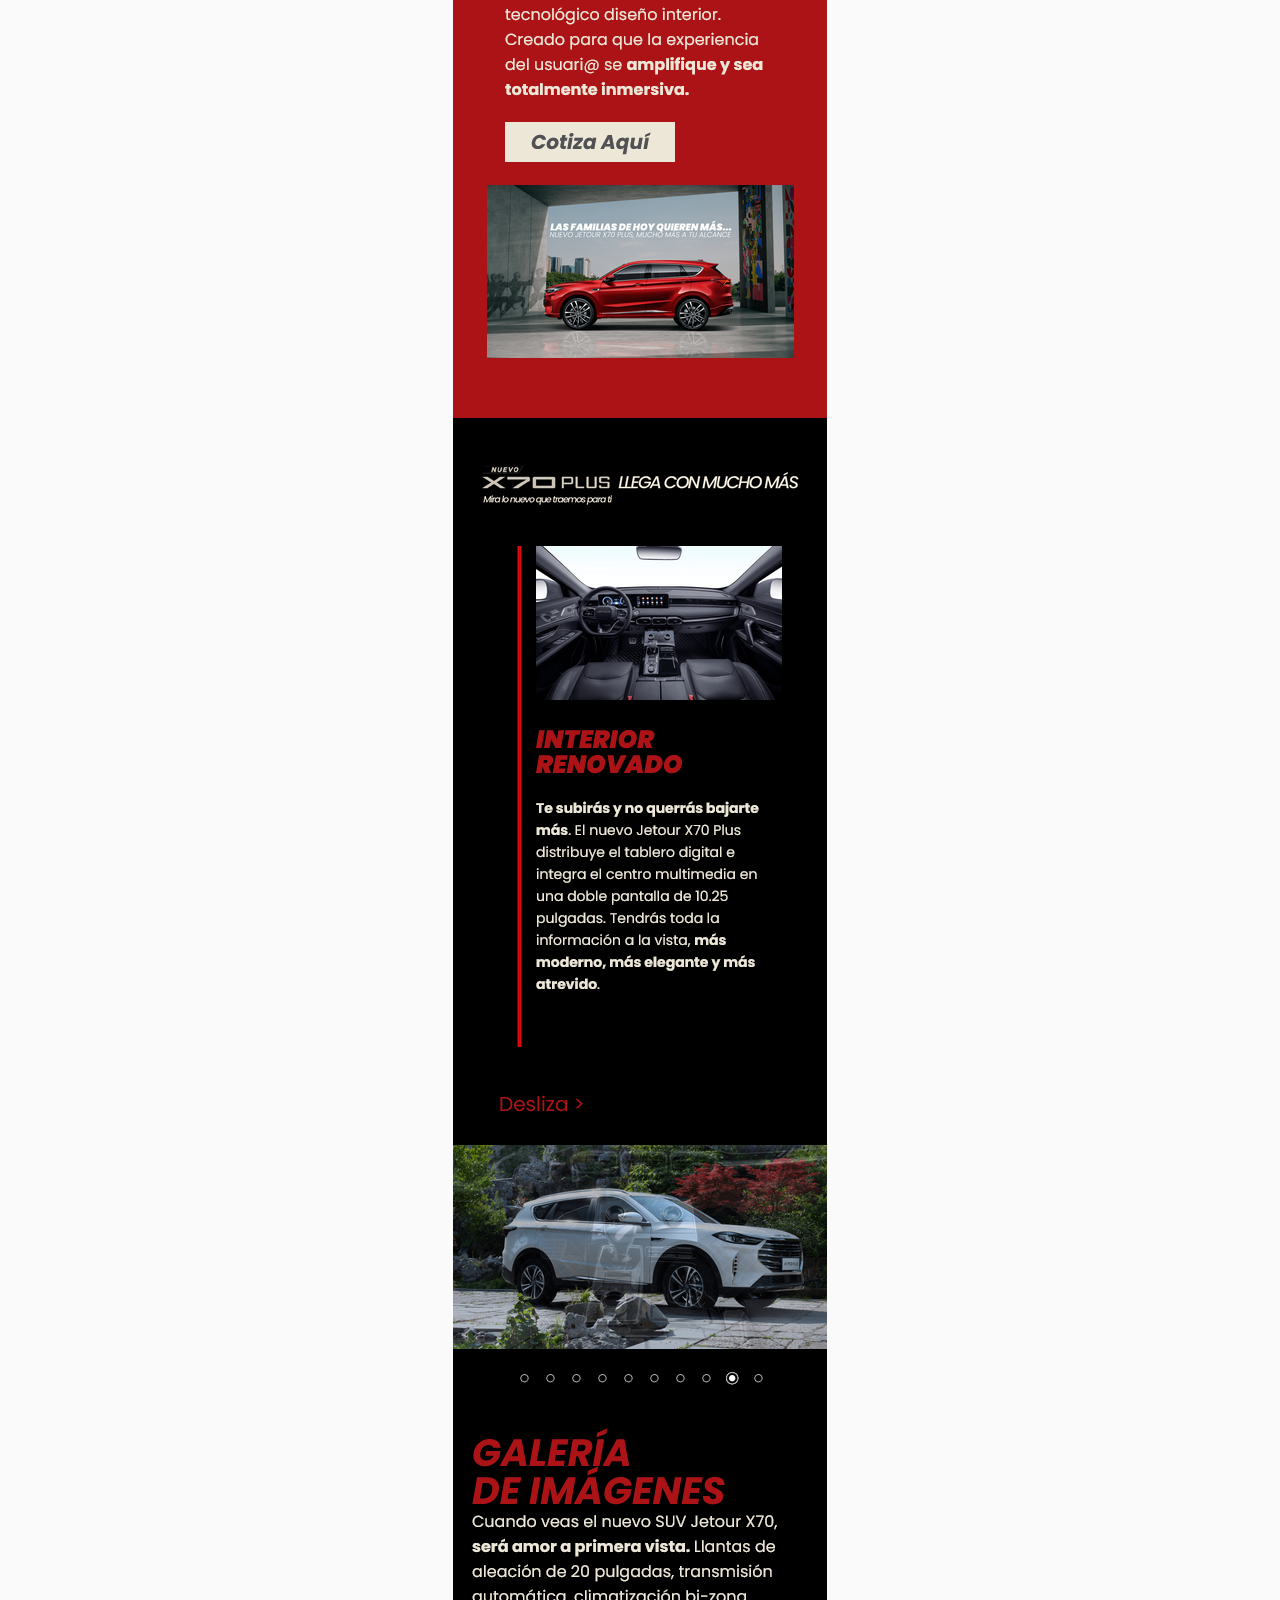
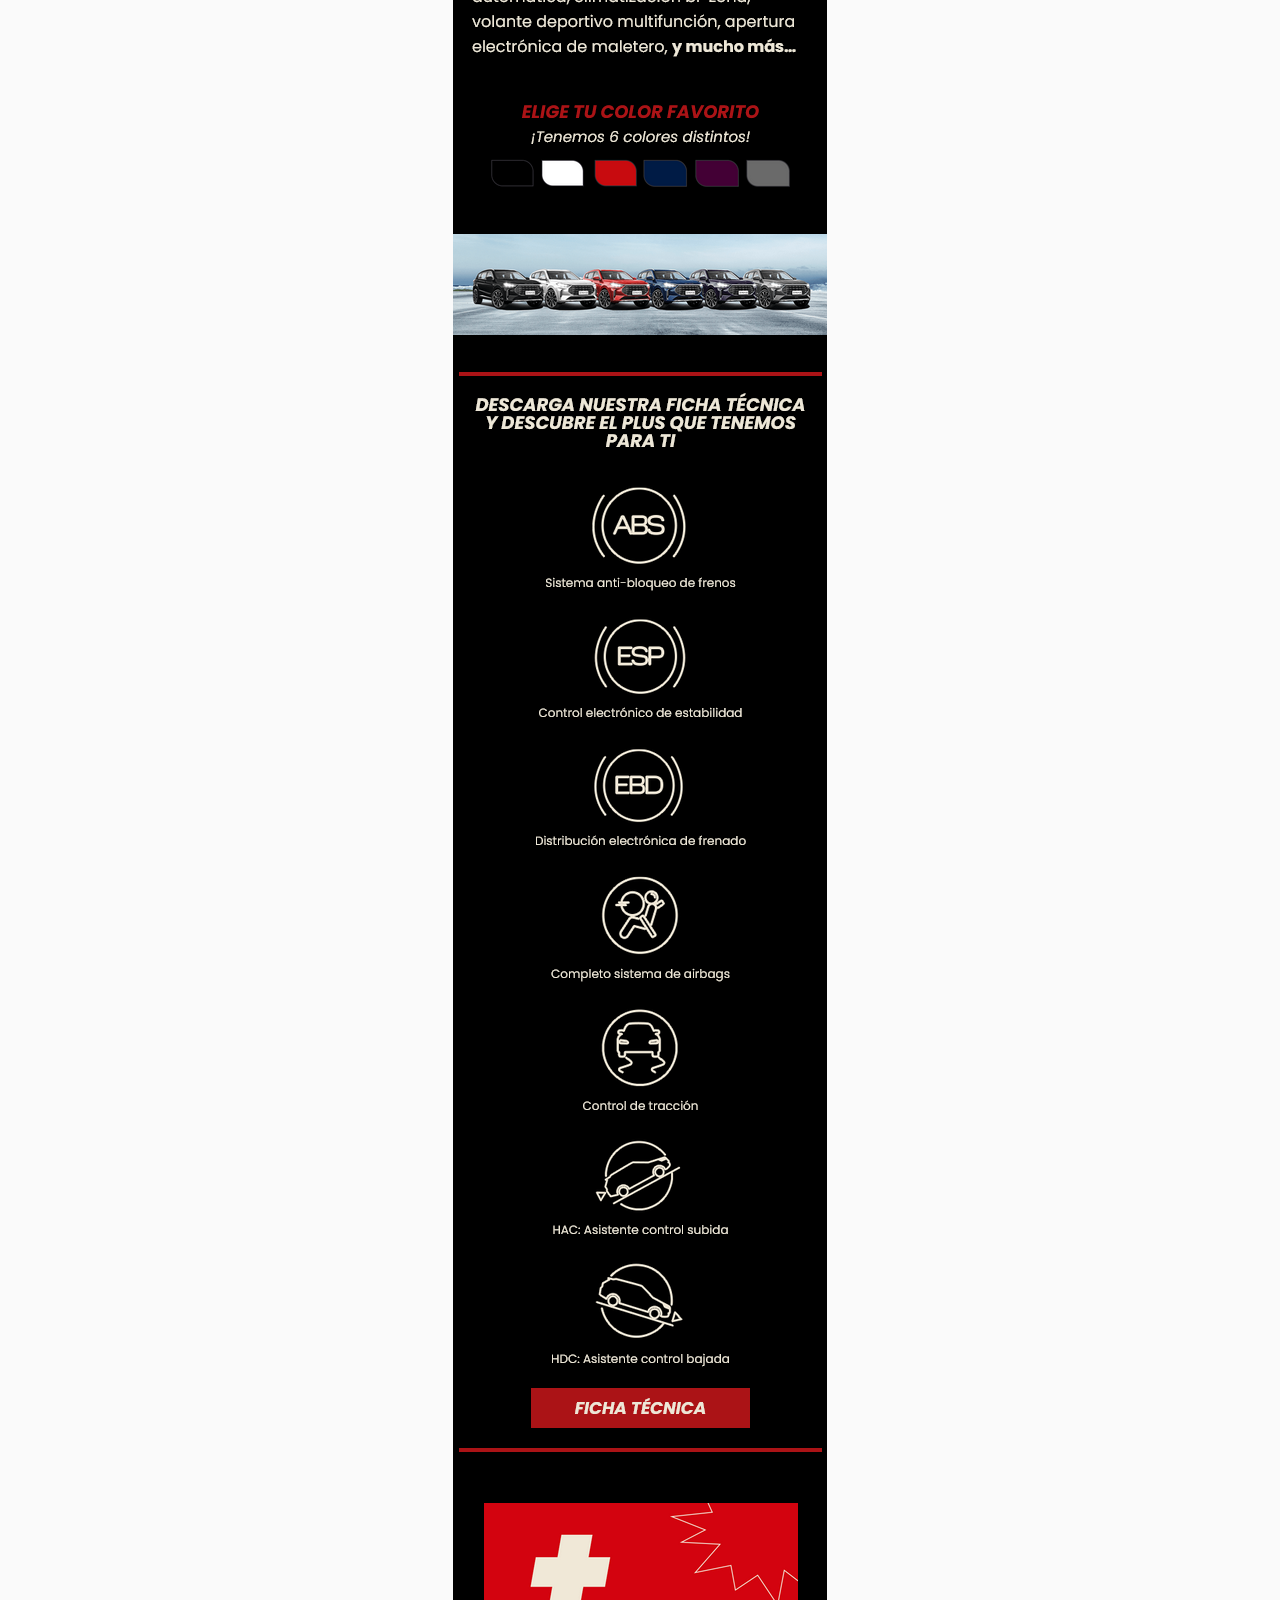
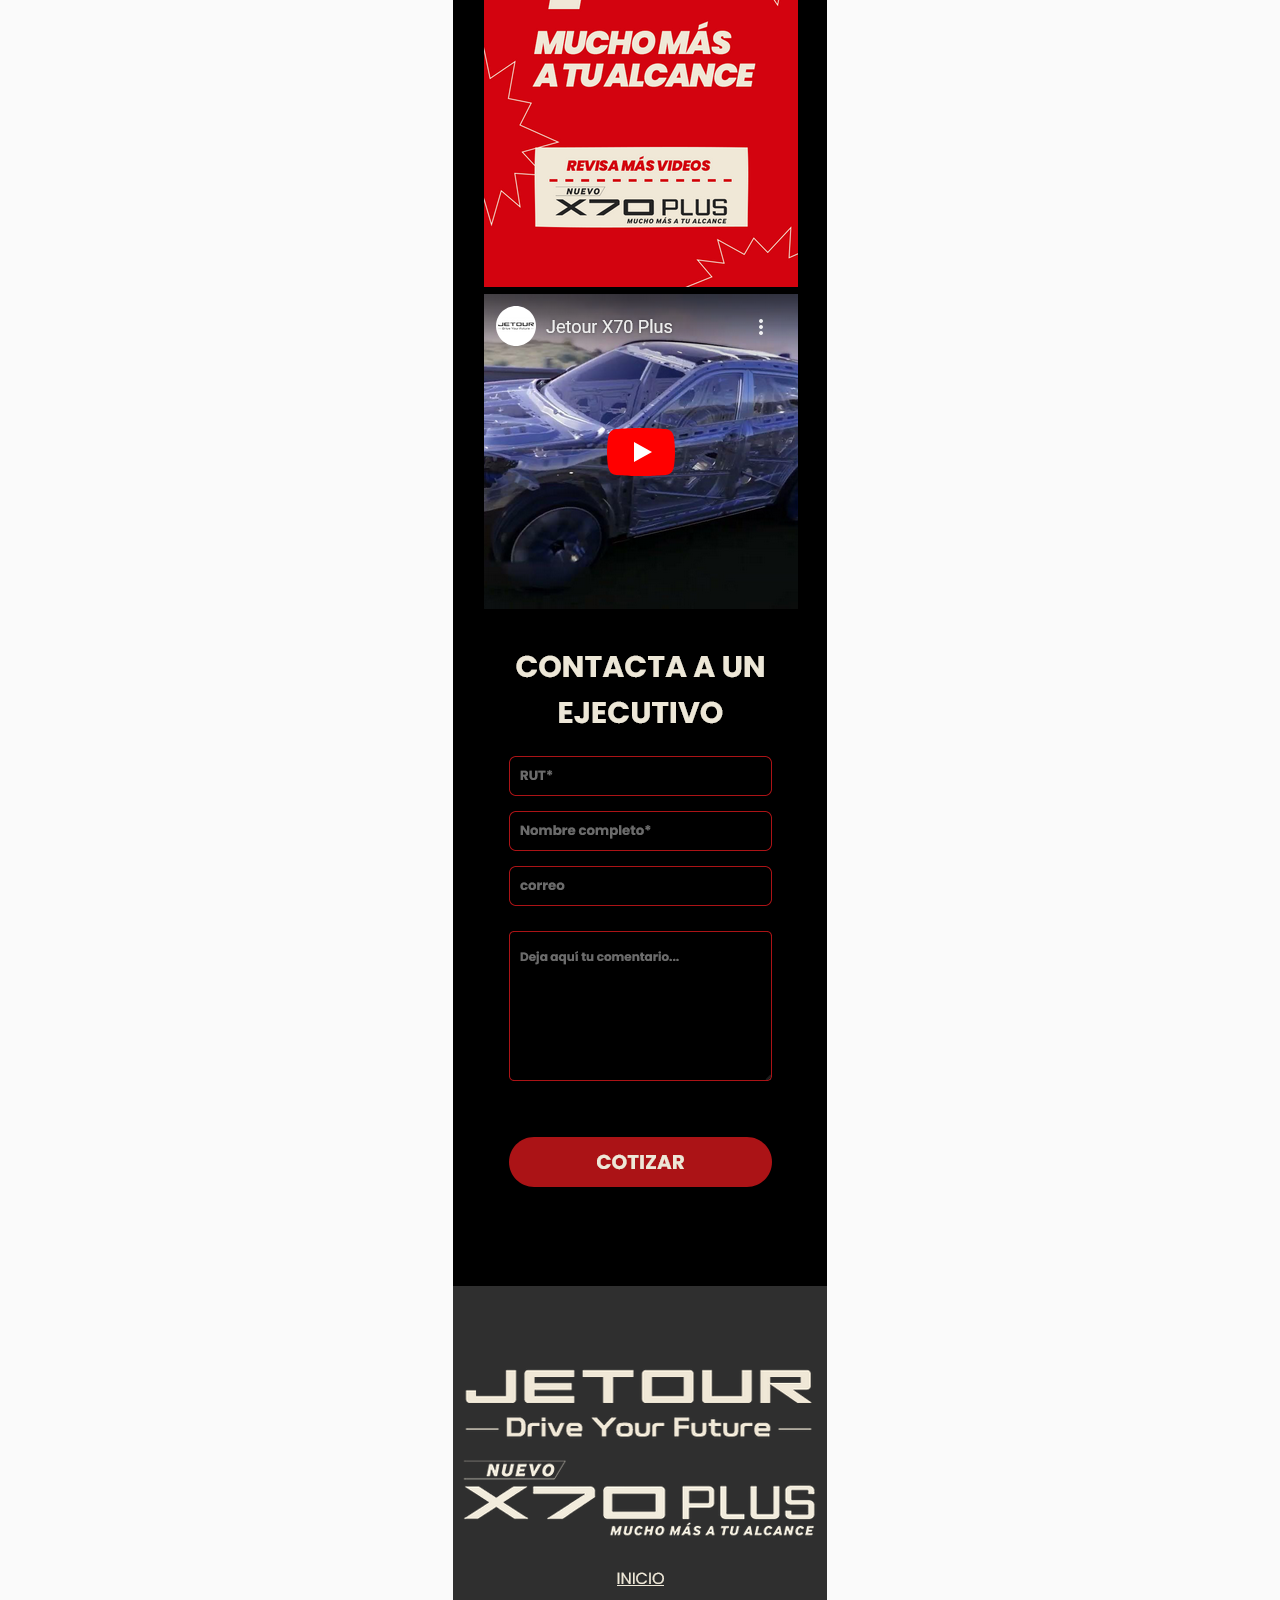
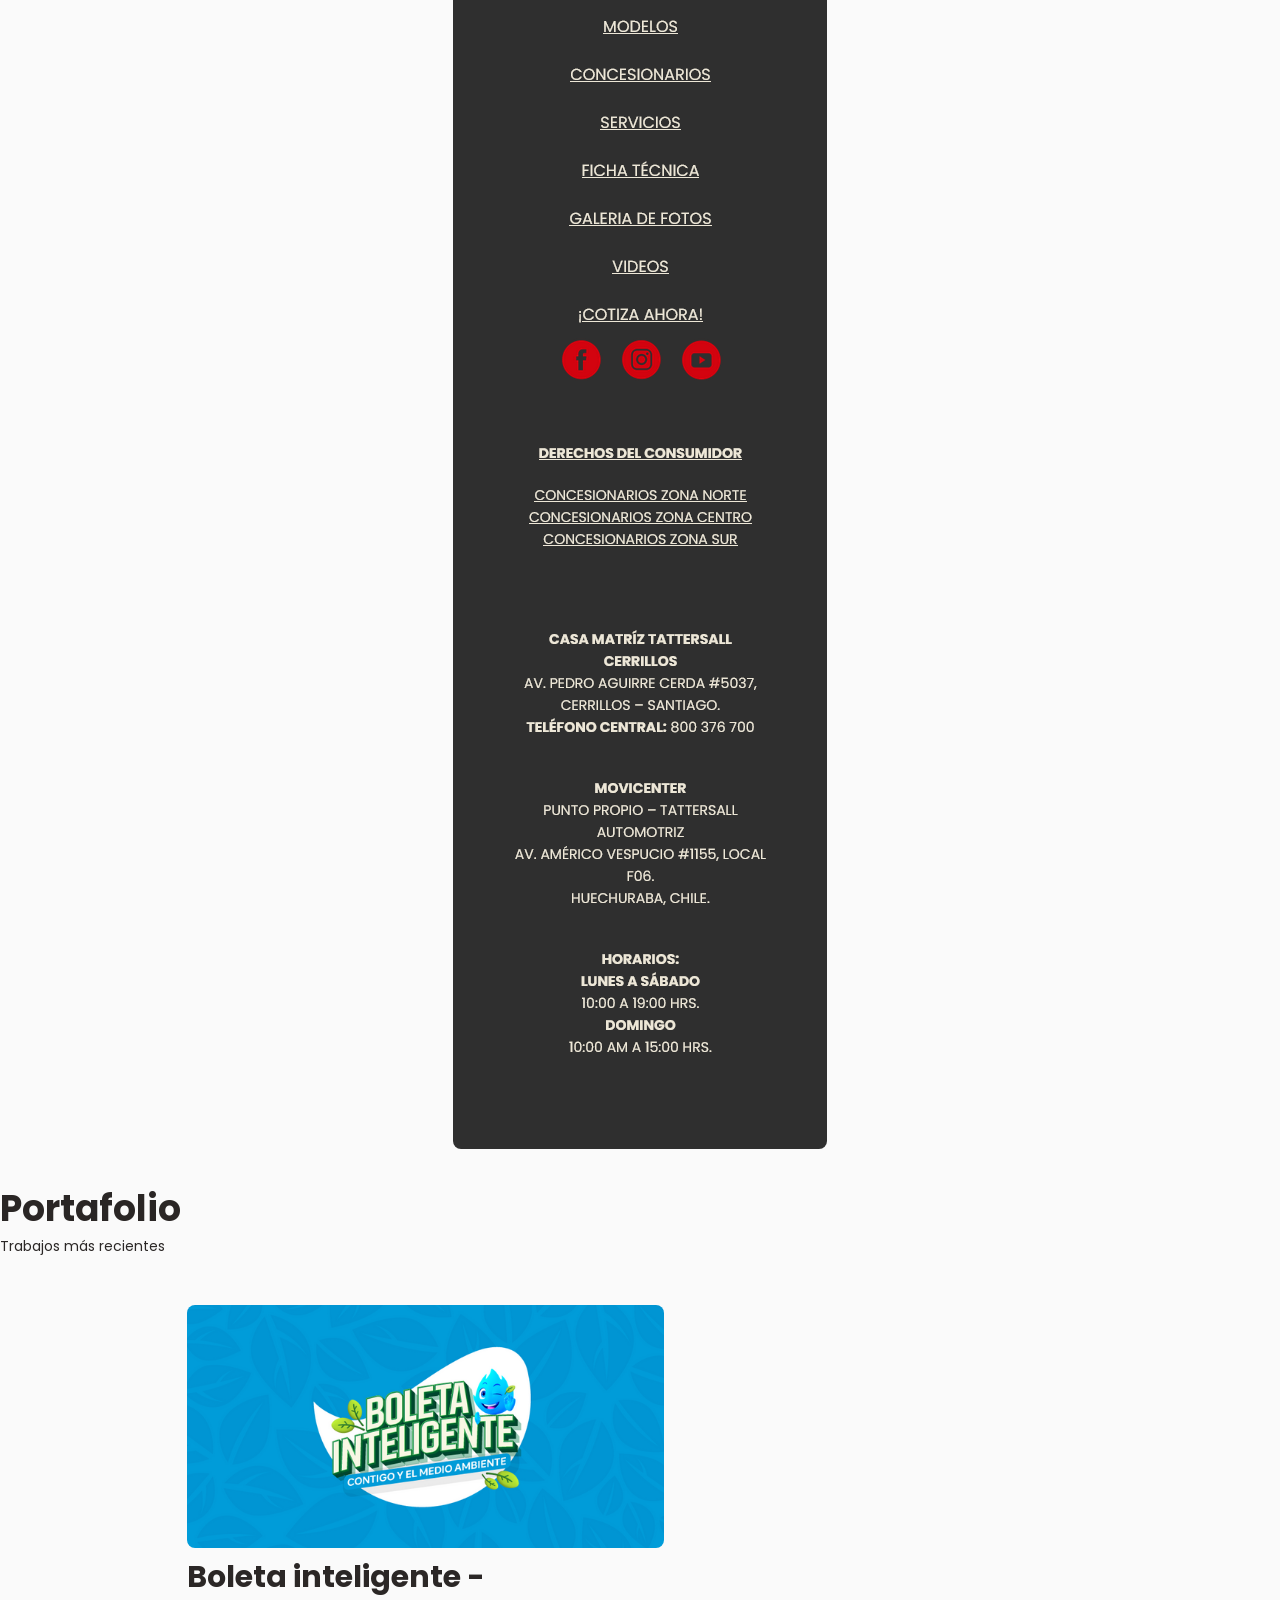
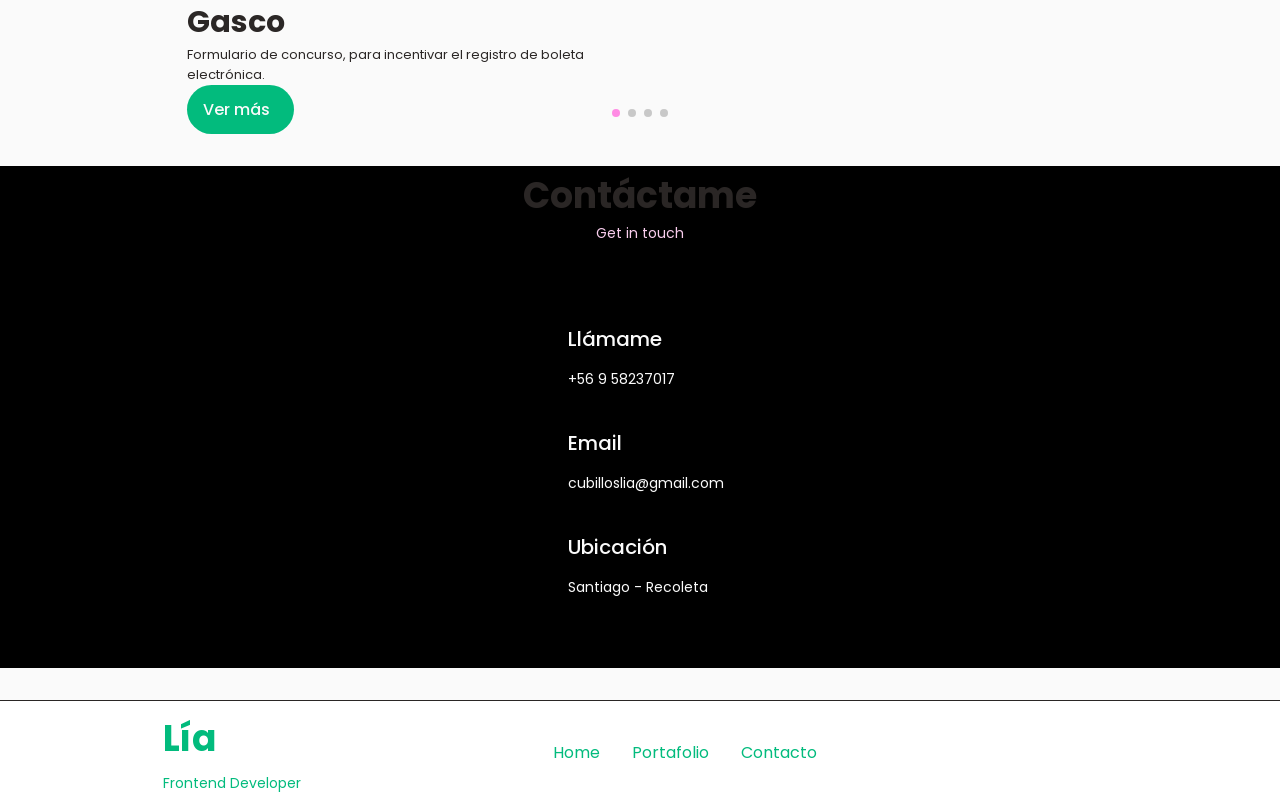
<file: midea-uc.html>
<!DOCTYPE html>
    <html lang="en">
    <head>
        <meta charset="UTF-8">
        <meta name="viewport" content="width=device-width, initial-scale=1.0">
        <link rel="stylesheet" href="https://unicons.iconscout.com/release/v4.0.8/css/line.css">
        <link rel="stylesheet" href="swiper-bundle.min.css">
        <link rel="stylesheet" href="styles.css">

        <title>Lía Cubillos - Midea-UC</title>
    </head>
    <body>
       
        

        <!--==================== MAIN ====================-->
        <main class="main">
            <!--==================== HOME ====================-->
            

            <!--==================== ABOUT ====================-->
            <section class="about section" id="about">
              <h2 class="section__title">Midea</h2> 
              <span class="section__subtitle">Universidad Católica</span>
              <div class="about__container container grid">
                  <img src="jetour-desk.png" class="about__img">
                  <div class="about__data">
                      <p class="about__description">
                          
                      </p>
                      <div class="about__info">
                          <div>
                              <span class="about__info-title">36+</span>
                              <span class="about__info-name">
                                  Horas de <br> trabajo
                              </span>

                          </div>
                      </div>
                      
                  </div>
              </div>
            </section>
            <section class="about section" id="about">
              <h2 class="section__title">Jetour</h2> 
              <span class="section__subtitle">X70 Plus versión mobile</span>
              <div class="about__container container grid" style="display: flex; justify-content: center;">
                  <img src="jetour-mob.png" class="about__img">
              </div>
            </section>

            <!--==================== PORTFOLIO ====================-->
            <section class="portfolio section" id="portfolio">
                <h2 class="section__title">Portafolio</h2>
                <span class="section__subtitle">Trabajos más recientes</span>
                <div class="portfolio__container container swiper-container">
                    <div class="swiper-wrapper">
                        <!--==================== PORTFOLIO 1 ====================-->
                        <div class="portfolio__content grid swiper-slide">
                            <img src="boleta-inteligente.png" class="portfolio__img">
                            <div class="portfolio__data">
                                <h3 class="portfolio__title">
                                    Boleta inteligente - Gasco
                                </h3>
                                <p class="portfolio__description">
                                    Formulario de concurso, para incentivar el registro de boleta electrónica. 
                                </p>
                                <a href="https://boletainteligente.gasco.cl/" class="button button--flex button--small portfolio__button" target="_blank">Ver más
                                <i class="uil uil-arrow-right button__icon"></i></a>

                            </div>
                        </div>
                        <!--==================== PORTFOLIO 2 ====================-->
                        <div class="portfolio__content grid swiper-slide swiper-slide-active" data-swiper-slide-index="1" style="width: 768px;" role="group" aria-label="3 / 7">
                            <img src="midea-incentivo-form.png" class="portfolio__img">
                            <div class="portfolio__data">
                                <h3 class="portfolio__title">
                                    Midea Puntos
                                </h3>
                                <p class="portfolio__description">
                                    Landing informativo y formulario de incripción para acumulación de puntos. 
                                </p>
                                <a href="midea-incentivo.html" class="button button--flex button--small portfolio__button" target="_blank">Ver más
                                <i class="uil uil-arrow-right button__icon"></i></a>

                            </div>
                        </div>
                        <!--==================== PORTFOLIO 3 ====================-->
                        <div class="portfolio__content grid swiper-slide">
                            <img src="jetour-p.png" class="portfolio__img">
                            <div class="portfolio__data">
                                <h3 class="portfolio__title">
                                    Jetour
                                </h3>
                                <p class="portfolio__description">
                                    Landing informativo para nuevo modelo de camioneta X70 Plus. 
                                </p>
                                <a href="jetour.html" class="button button--flex button--small portfolio__button" target="_blank">Ver más
                                <i class="uil uil-arrow-right button__icon"></i></a>

                            </div>
                        </div>
                        <!--==================== PORTFOLIO 4 ====================-->
                        <div class="portfolio__content grid swiper-slide">
                            <img src="spacio-1portada.png" class="portfolio__img">
                            <div class="portfolio__data">
                                <h3 class="portfolio__title">
                                    Spacio 1
                                </h3>
                                <p class="portfolio__description">
                                    Formulario para participar por una giftcard. 
                                </p>
                                <a href="spacio1.html" class="button button--flex button--small portfolio__button" target="_blank">Ver más
                                <i class="uil uil-arrow-right button__icon"></i></a>

                            </div>
                        </div>
                        
                    </div>
                    <div class="swiper-button-next">
                        <i class="uil uil-angle-right-b swiper-portfolio-icon"></i>
                    </div>
    <div class="swiper-button-prev">
        <i class="uil uil-angle-left-b swiper-portfolio-icon"></i>
    </div>

    <div class="swiper-pagination"></div>
  </div>
                </div>
            </section>

            <!--==================== PROJECT IN MIND ====================
            <section class="project section">

            </section>-->

            <!--==================== TESTIMONIAL ====================
            <section class="testimonial section">
                
            </section>-->

            <!--==================== CONTACT ME ====================-->
            <section class="contact section" id="contact">
                <h2 class="section__title">
                    Contáctame
                </h2>
                <span class="section__subtitle">Get in touch</span>

                <div class="contact__container container grid">
                    <div>
                        <div class="contact__information">
                            <i class="uil uil-phone contact__icon"></i>
                            <div>
                                <h3 class="contact__title">Llámame</h3>
                                <span class="contact__subtitle">+56 9 58237017</span>
                            </div>
                        </div>
                        <div class="contact__information">
                            <i class="uil uil-envelope contact__icon"></i>
                            <div>
                                <h3 class="contact__title">Email</h3>
                                <span class="contact__subtitle">cubilloslia@gmail.com</span>
                            </div>
                        </div>
                        <div class="contact__information">
                            <i class="uil uil-map-marker contact__icon"></i>
                            <div>
                                <h3 class="contact__title">Ubicación</h3>
                                <span class="contact__subtitle">Santiago - Recoleta</span>
                            </div>
                        </div>
                    </div>
                </div>
            </section>
        </main>

        <!--==================== FOOTER ====================-->
        <footer class="footer">
            <div class="footer__bg">
                <div class="footer__container container grid">
                    <div>
                        <h1 class="footer__title">Lía</h1>
                        <span class="footer__subtitle">Frontend Developer</span>
                    </div>
                
                <ul class="footer__links">
                    <li>
                        <a href="index.html" class="footer__link">
                            Home

                        </a>
                    </li>
                    
                    <li>
                        <a href="#portfolio" class="footer__link">
                        Portafolio
                        </a>
                    </li>
                    <li>
                        <a href="#contact" class="footer__link">
                        Contacto
                        </a>
                    </li>
                </ul>
                <div class="footer__socials">
                    <a href="mailto:cubilloslia@gmail.com" class="footer__social"><i class="uil uil-envelope"></i></a>
                    <a href="https://github.com/cubillosarteaga" class="footer__social">
                        <i class="uil uil-github"></i>
                    </a>
                </div>
            </div>
        </div>
        </footer>
        
        <!--==================== SCROLL TOP ====================-->
        <a href="#" class="scrollup" id="scroll-up">
            <i class="uil uil-arrow-up scrollup__icon"></i>
        </a>

        <!--==================== SWIPER JS ====================-->
        <script src="swiper-bundle.min.js"></script>

        <!--==================== MAIN JS ====================-->
        <script src="main.js"></script>
    </body>
</html>
</file>
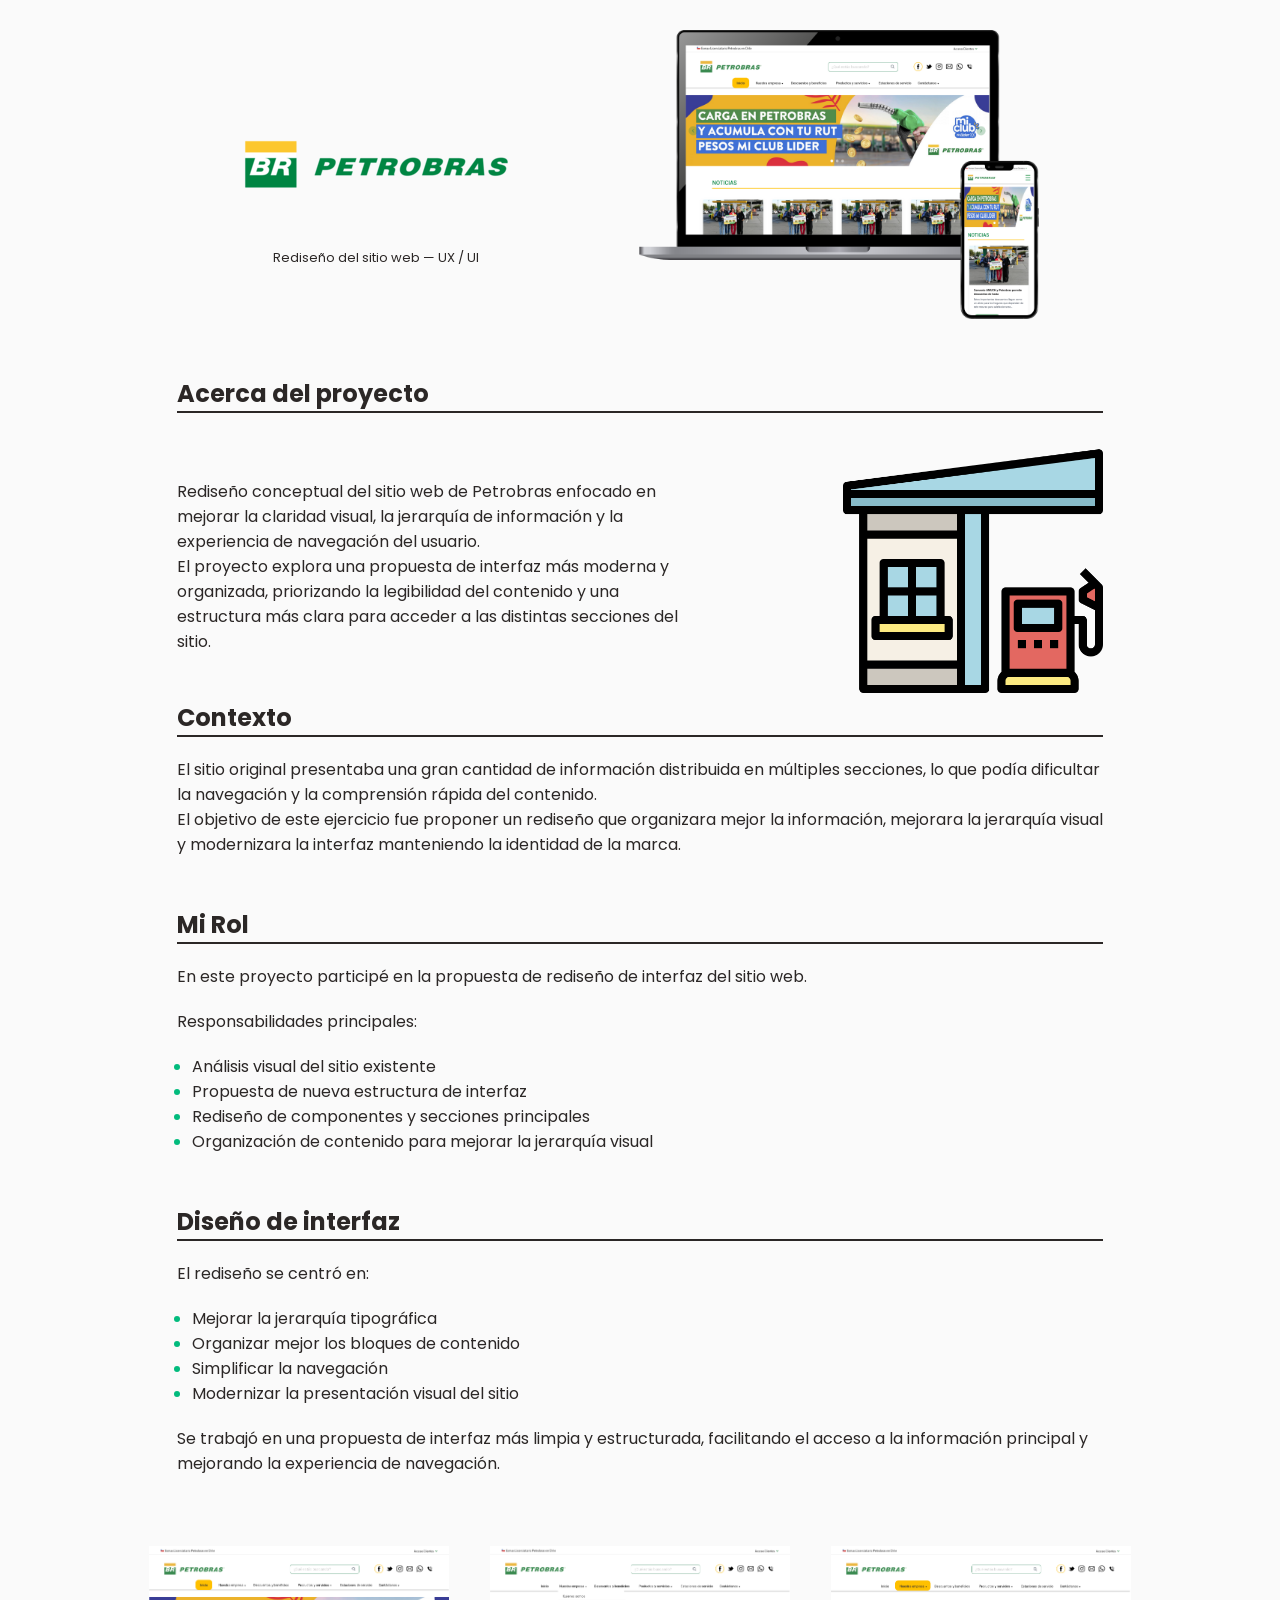
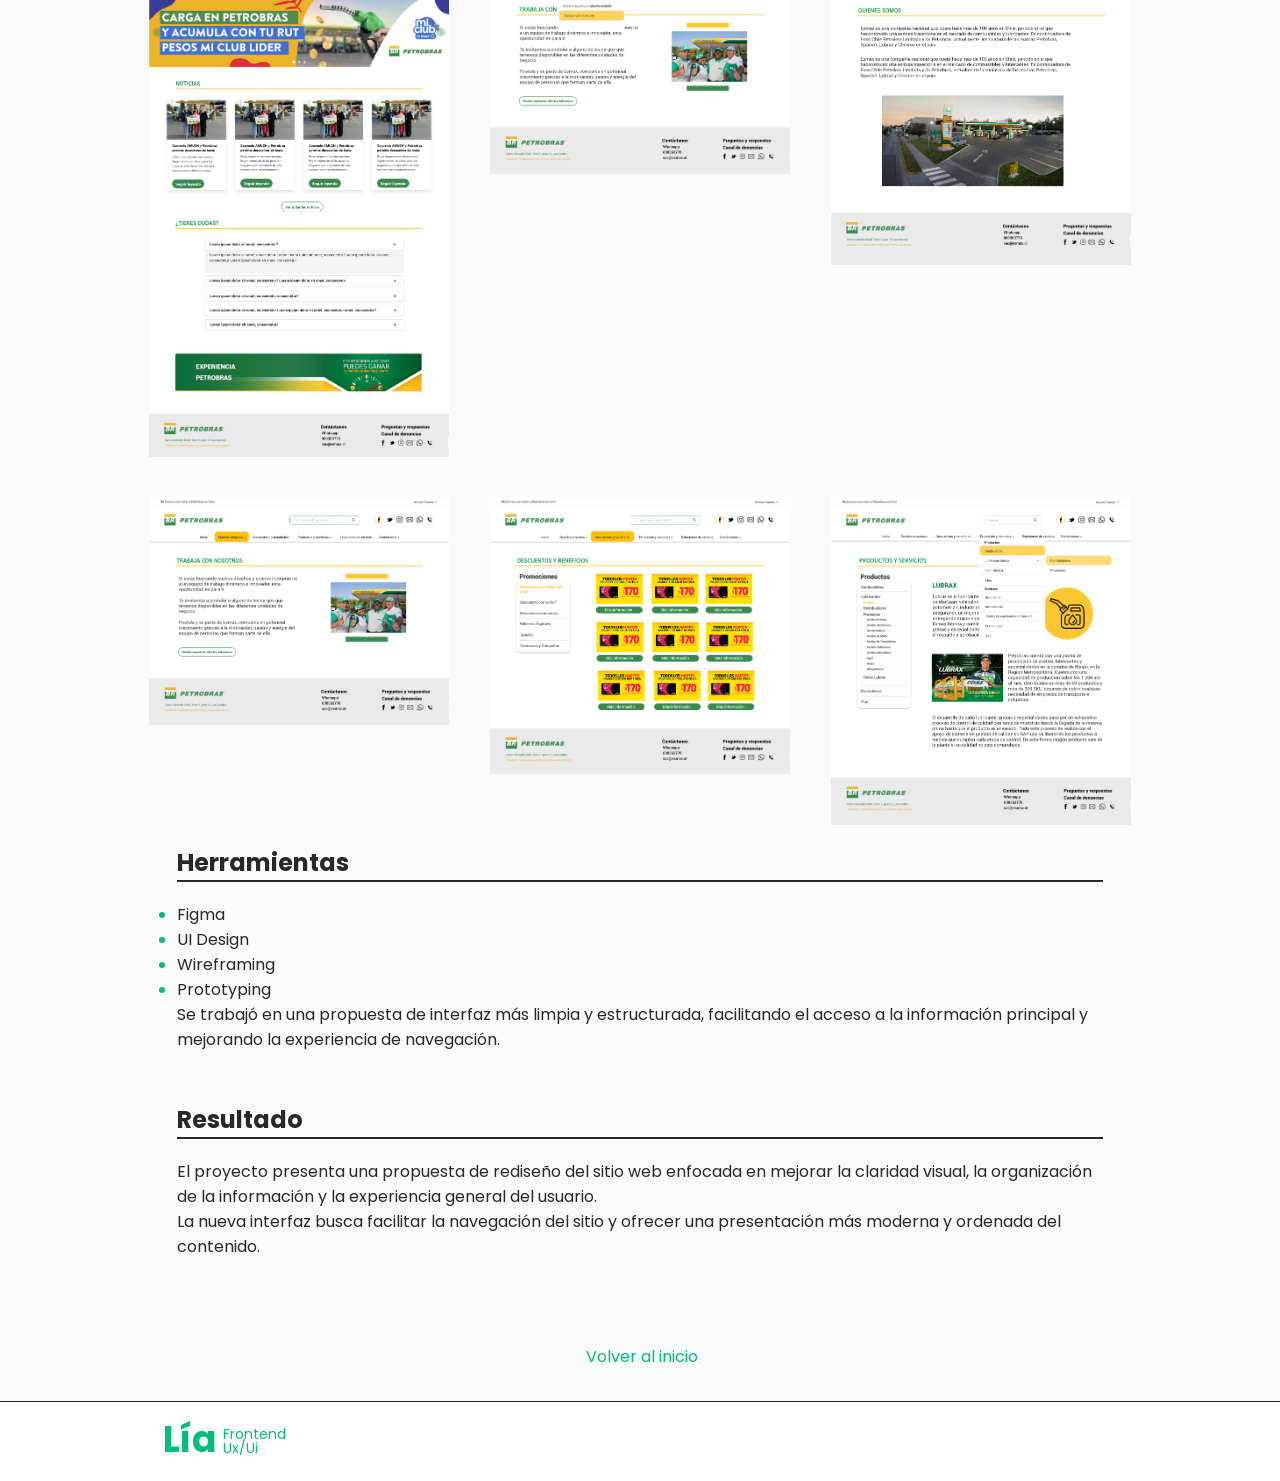
<file: petrobras.html>
<!DOCTYPE html>
    <html lang="en">
    <head>
        <meta charset="UTF-8">
        <meta name="viewport" content="width=device-width, initial-scale=1.0">
        <link rel="stylesheet" href="https://unicons.iconscout.com/release/v4.0.8/css/line.css">
        <link rel="stylesheet" href="swiper-bundle.min.css">
        <link rel="stylesheet" href="styles.css">

        <title>Petrobras</title>
    </head>
    <body>
       
        

        <!--==================== MAIN ====================-->
        <main class="main">
            <!--==================== HOME ====================-->
            

            <!--==================== ABOUT ====================-->
           <section class="jetourcontent">
            <div class="tattersall-caja">
                <div class="hero-jetour">
                    <div class="text-hero">
                        <img src="Petrobras-Logo.png" alt="">
                        <h3>Rediseño del sitio web — UX / UI</h3>
                    </div>
                    <div class="img-hero">
                        <img src="petro-view.png">
                    </div>
                </div>
            </div>
            <div class="jetour-acerca">
                <div class="title-jet">
                    <h1>
                        Acerca del proyecto
                    </h1>
                    <div class="separarlo"></div>
                </div>
                <div class="descripcion-jet">
                    <p>Rediseño conceptual del sitio web de Petrobras enfocado en mejorar la 
                        claridad visual, la jerarquía de información y la experiencia de navegación 
                        del usuario.<br>
                        El proyecto explora una propuesta de interfaz más moderna y 
                        organizada, priorizando la legibilidad del contenido y una estructura más 
                        clara para acceder a las distintas secciones del sitio.
                        </p>
                        
                        <div class="gas-img">
                            <img src="gas-station_3128114.png" alt="">
                        </div>
                </div>
            </div>
            <div class="context">
                <div class="title-context">
                    <h1>Contexto</h1>
                    <div class="separarlo"></div>
                </div>
                <div class="descrpcion-context">
                    <p>
                        El sitio original presentaba una gran cantidad de información distribuida en múltiples 
                        secciones, lo que podía dificultar la navegación y la comprensión rápida del contenido.
                    </p>
                    <p>
                        El objetivo de este ejercicio fue proponer un rediseño que organizara mejor la información, 
                        mejorara la jerarquía visual y modernizara la interfaz manteniendo la identidad de la marca.
                    </p>
                </div>
            </div>
            <div class="mi-rol2">
                <div class="title-rol">
                    <h1>Mi Rol</h1>
                    <div class="separarlo"></div>
                </div>
                <div class="bullets-rol">
                    <p>En este proyecto participé en la propuesta de rediseño de interfaz del sitio web.</p>
                    <p>Responsabilidades principales:</p>
                    <ul>
                        <li type="disc">Análisis visual del sitio existente</li>
                        <li type="disc">Propuesta de nueva estructura de interfaz</li>
                        <li type="disc">Rediseño de componentes y secciones principales</li>
                        <li type="disc">Organización de contenido para mejorar la jerarquía visual</li>
                        
                    </ul>
                </div>
            </div>
            <div class="mi-rol2">
                <div class="title-rol">
                    <h1>Diseño de interfaz</h1>
                    <div class="separarlo"></div>
                </div>
                <div class="bullets-rol">
                    <p>El rediseño se centró en:</p>
                    <ul>
                        <li type="disc">Mejorar la jerarquía tipográfica</li>
                        <li type="disc">Organizar mejor los bloques de contenido</li>
                        <li type="disc">Simplificar la navegación</li>
                        <li type="disc">Modernizar la presentación visual del sitio</li>
                    </ul>
                    <p>Se trabajó en una propuesta de interfaz más limpia y estructurada, 
                       facilitando el acceso a la información principal y mejorando la 
                       experiencia de navegación.</p>
                </div>

            </div>
            <div class="interfazz">
                <div class="mvp1">
                    <img src="1-Home-desk-p.png">
                    <img src="2-d-nav-menu-empresas.png">
                    <img src="2-empresa-somos-desk-p.png">
                    
                </div>
                <div class="mvp1">
                    <img src="4-empresa-trabajo-desk-p.png">
                    <img src="5-descuentos-desk-p.png">
                    <img src="7-d-productos-NAVMENU.png">
                </div>
            </div>
            <div class="heramientass">
                 <div class="title-context">
                    <h1>Herramientas</h1>
                    <div class="separarlo"></div>
                </div>
                <div class="bullets-rol">
                    
                    <ul>
                        <li type="disc">Figma</li>
                        <li type="disc">UI Design</li>
                        <li type="disc">Wireframing</li>
                        <li type="disc">Prototyping</li>
                    </ul>
                    <p>Se trabajó en una propuesta de interfaz más limpia y estructurada, 
                       facilitando el acceso a la información principal y mejorando la 
                       experiencia de navegación.</p>
                </div>
            </div>
            <div class="resulta">
                <div class="title-context">
                    <h1>Resultado</h1>
                    <div class="separarlo"></div>
                </div>
                <div class="descrpcion-context">
                    <p>
                        El proyecto presenta una propuesta de rediseño del sitio web enfocada en mejorar 
                        la claridad visual, la organización de la información y la experiencia general del usuario.
                    </p>
                    <p>La nueva interfaz busca facilitar la navegación del sitio y 
                        ofrecer una presentación más moderna y ordenada del contenido.</p>
                </div>
                
            </div>
            
              <div class="btn-volver">
                <i class="uil uil-estate" style="color: #02bb7d"></i> <a href="index.html" style="color: #02bb7d;">Volver al inicio</a>
            </div>
            
        </section>
       
        

     

         
          
       

        <!--==================== FOOTER ====================-->
        <footer class="footer">
            <div class="footer__bg">
                <div class="footer__container container grid">
                    <div class="contentuno">
                        <div class="uno">
                            <div class="dos">
                        <h1 class="footer__title">Lía</h1>
                        </div>
                        <div class="tres">
                            <span class="footer__subtitle">Frontend</span>
                            <span class="footer__subtitle">Ux/Ui</span>
                        </div>
                        </div>
                    </div>
                
                
                <div class="footer__socials">
                    <a href="https://www.linkedin.com/in/liacubillos" class="footer__social"><i class="uil uil-linkedin-alt"></i></a>
                    <a href="mailto:cubilloslia@gmail.com" class="footer__social"><i class="uil uil-envelope"></i></a>
                    
                    <a href="https://github.com/cubillosarteaga" class="footer__social">
                        <i class="uil uil-github"></i>
                    </a>
                </div>
            </div>
        </div>
        </footer>
        <!--==================== SCROLL TOP ====================-->
        <a href="#" class="scrollup" id="scroll-up">
            <i class="uil uil-arrow-up scrollup__icon"></i>
        </a>

        <!--==================== SWIPER JS ====================-->
        <script src="swiper-bundle.min.js"></script>

        <!--==================== MAIN JS ====================-->
        <script src="main.js"></script>
    </body>
</html>
</file>
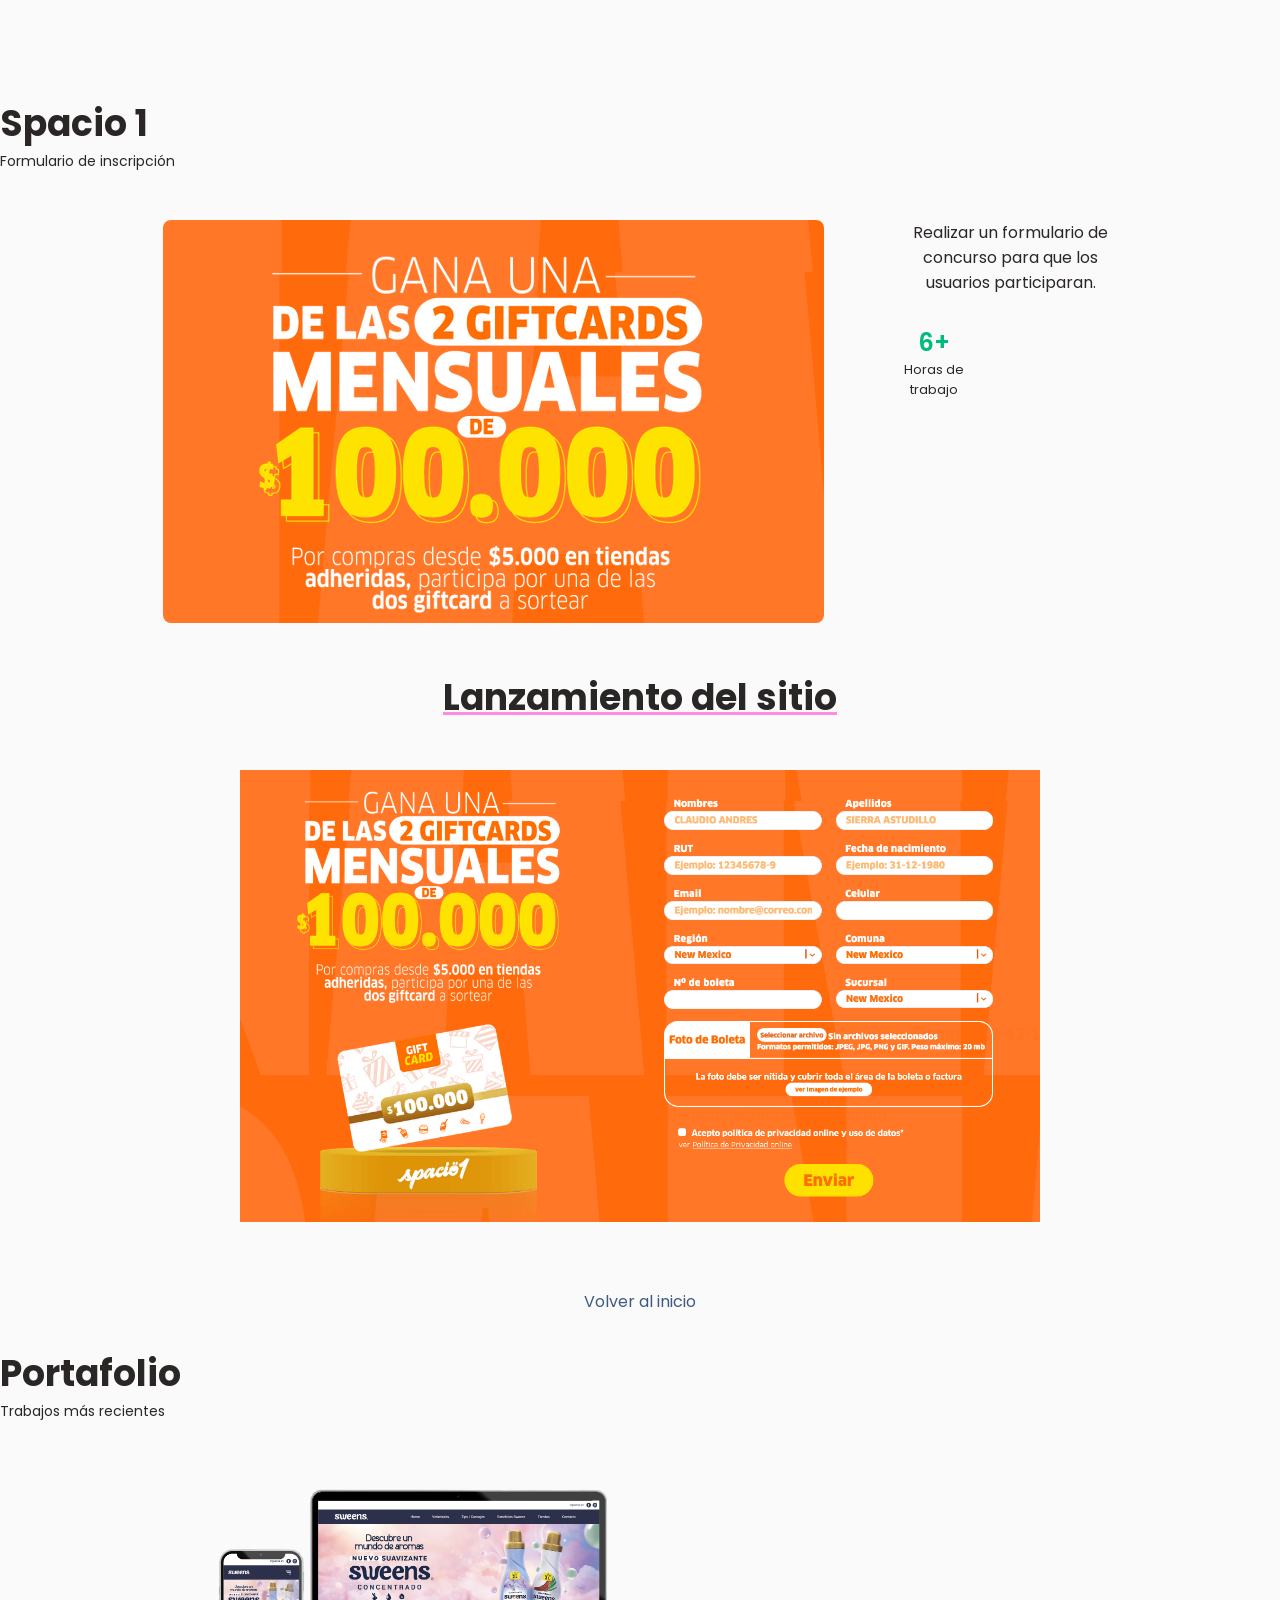
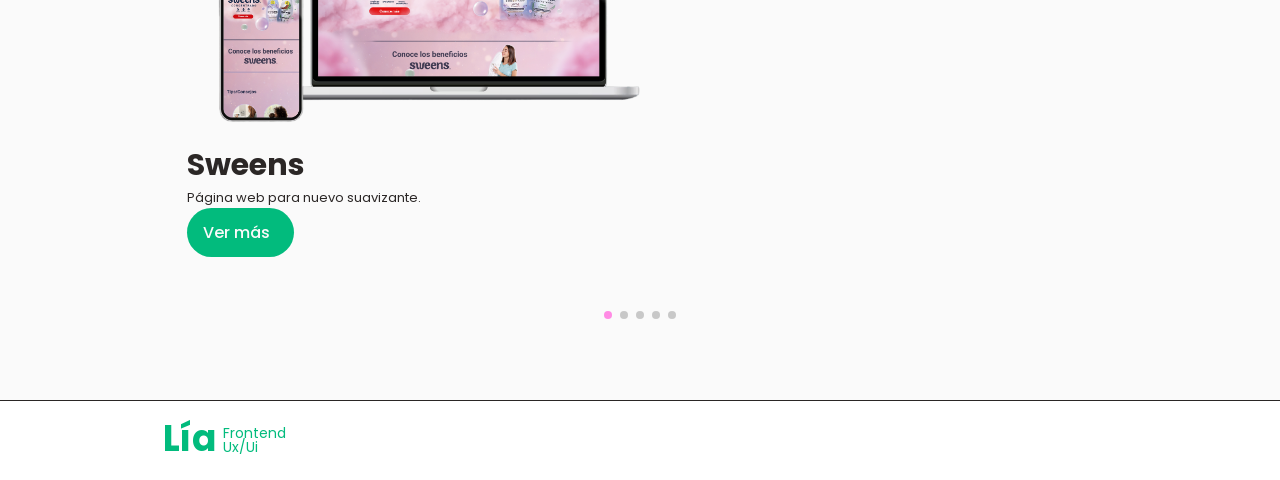
<file: spacio1.html>
<!DOCTYPE html>
    <html lang="en">
    <head>
        <meta charset="UTF-8">
        <meta name="viewport" content="width=device-width, initial-scale=1.0">
        <link rel="stylesheet" href="https://unicons.iconscout.com/release/v4.0.8/css/line.css">
        <link rel="stylesheet" href="swiper-bundle.min.css">
        <link rel="stylesheet" href="styles.css">

        <title>Spacio 1</title>
    </head>
    <body>
       
        

        <!--==================== MAIN ====================-->
        <main class="main">
            <!--==================== HOME ====================-->
            

            <!--==================== ABOUT ====================-->
            <section class="about section" id="about">
              <h2 class="section__title">Spacio 1</h2> 
              <span class="section__subtitle">Formulario de inscripción</span>
              <div class="about__container container grid">
                  <img src="spacio-1portada.png" class="about__img">
                  <div class="about__data">
                      <p class="about__description">
                          Realizar un formulario de concurso para que los usuarios participaran.
                      </p>
                      <div class="about__info">
                          <div>
                              <span class="about__info-title">6+</span>
                              <span class="about__info-name">
                                  Horas de <br> trabajo
                              </span>

                          </div>
                      </div>
                      
                  </div>
              </div>
              <div class="about__container container grid" style="display: flex; justify-content: center;">
                
                  <div class="about__data">
                    <h2 class="section__title" style="margin-bottom: 25px; text-decoration: underline #ff8be4 3px; margin-top: 47px;">Lanzamiento del sitio</h2>
                      
                  </div>
                 
              </div>
              <div>
                
                <div style="padding: 20px; text-align: center;">
                    <img src="spacio-1.png" style="width: 800px;">
                    
                </div>
            </div>
            <div style="text-align: center; margin-top: 40px;">
                <i class="uil uil-estate" style="color: #3f5a83;"></i> 
                <a href="index.html" style="color: #3f5a83;">Volver al inicio</a>
            </div>
              
            </section>
            <!--==================== PORTFOLIO ====================-->
            <section class="portfolio section" id="portfolio">
                <h2 class="section__title">Portafolio</h2>
                <span class="section__subtitle">Trabajos más recientes</span>
                <div class="portfolio__container container swiper-container">
                    <div class="swiper-wrapper">
                        <!--==================== PORTFOLIO 1 ====================-->
                        <div class="portfolio__content grid swiper-slide">
                            <img src="sweens-view.png" class="portfolio__img">
                            <div class="portfolio__data">
                                <h3 class="portfolio__title">
                                    Sweens
                                </h3>
                                <p class="portfolio__description">
                                    Página web para nuevo suavizante. 
                                </p>
                                <a href="sweens.html" class="button button--flex button--small portfolio__button" target="_blank">Ver más
                                <i class="uil uil-arrow-right button__icon"></i></a>

                            </div>
                        </div>
                        <div class="portfolio__content grid swiper-slide">
                            <img src="petro-view.png" class="portfolio__img">
                            <div class="portfolio__data">
                                <h3 class="portfolio__title">
                                    Petrobras
                                </h3>
                                <p class="portfolio__description">
                                    Rediseño del Sitio Web de Petrobras. 
                                </p>
                                <a href="petrobras.html" class="button button--flex button--small portfolio__button" target="_blank">Ver más
                                <i class="uil uil-arrow-right button__icon"></i></a>

                            </div>
                        </div>
                        <!--==================== PORTFOLIO 2 ====================-->
                        <div class="portfolio__content grid swiper-slide swiper-slide-active" data-swiper-slide-index="1" style="width: 768px;" role="group" aria-label="3 / 7">
                            <img src="midea-incentivo-form.png" class="portfolio__img">
                            <div class="portfolio__data">
                                <h3 class="portfolio__title">
                                    Midea Puntos
                                </h3>
                                <p class="portfolio__description">
                                    Landing informativo y formulario de incripción para acumulación de puntos. 
                                </p>
                                <a href="midea-incentivo.html" class="button button--flex button--small portfolio__button" target="_blank">Ver más
                                <i class="uil uil-arrow-right button__icon"></i></a>

                            </div>
                        </div>
                        <!--==================== PORTFOLIO 3 ====================-->
                        <div class="portfolio__content grid swiper-slide">
                            <img src="jetour-p.png" class="portfolio__img">
                            <div class="portfolio__data">
                                <h3 class="portfolio__title">
                                    Jetour
                                </h3>
                                <p class="portfolio__description">
                                    Landing informativo para nuevo modelo de camioneta X70 Plus. 
                                </p>
                                <a href="jetour.html" class="button button--flex button--small portfolio__button" target="_blank">Ver más
                                <i class="uil uil-arrow-right button__icon"></i></a>

                            </div>
                        </div>
                        <!--==================== PORTFOLIO 4 ====================-->
                        <div class="portfolio__content grid swiper-slide">
                            <img src="spacio-1portada.png" class="portfolio__img">
                            <div class="portfolio__data">
                                <h3 class="portfolio__title">
                                    Spacio 1
                                </h3>
                                <p class="portfolio__description">
                                    Formulario para participar por una giftcard. 
                                </p>
                                <a href="spacio1.html" class="button button--flex button--small portfolio__button" target="_blank">Ver más
                                <i class="uil uil-arrow-right button__icon"></i></a>

                            </div>
                        </div>
                        
                    </div>
                    <div class="swiper-button-next">
                        <i class="uil uil-angle-right-b swiper-portfolio-icon"></i>
                    </div>
    <div class="swiper-button-prev">
        <i class="uil uil-angle-left-b swiper-portfolio-icon"></i>
    </div>

    <div class="swiper-pagination"></div>
  </div>
                </div>
            </section>

            <!--==================== PROJECT IN MIND ====================
            <section class="project section">

            </section>-->

            <!--==================== TESTIMONIAL ====================
            <section class="testimonial section">
                
            </section>-->

            <!--==================== CONTACT ME ====================-->
            
        </main>

        <!--==================== FOOTER ====================-->
        <footer class="footer">
            <div class="footer__bg">
                <div class="footer__container container grid">
                    <div class="contentuno">
                        <div class="uno">
                            <div class="dos">
                        <h1 class="footer__title">Lía</h1>
                        </div>
                        <div class="tres">
                            <span class="footer__subtitle">Frontend</span>
                            <span class="footer__subtitle">Ux/Ui</span>
                        </div>
                        </div>
                    </div>
                
                
                <div class="footer__socials">
                    <a href="https://www.linkedin.com/in/liacubillos" class="footer__social"><i class="uil uil-linkedin-alt"></i></a>
                    <a href="mailto:cubilloslia@gmail.com" class="footer__social"><i class="uil uil-envelope"></i></a>
                    
                    <a href="https://github.com/cubillosarteaga" class="footer__social">
                        <i class="uil uil-github"></i>
                    </a>
                </div>
            </div>
        </div>
        </footer>
        
        <!--==================== SCROLL TOP ====================-->
        <a href="#" class="scrollup" id="scroll-up">
            <i class="uil uil-arrow-up scrollup__icon"></i>
        </a>

        <!--==================== SWIPER JS ====================-->
        <script src="swiper-bundle.min.js"></script>

        <!--==================== MAIN JS ====================-->
        <script src="main.js"></script>
    </body>
</html>
</file>
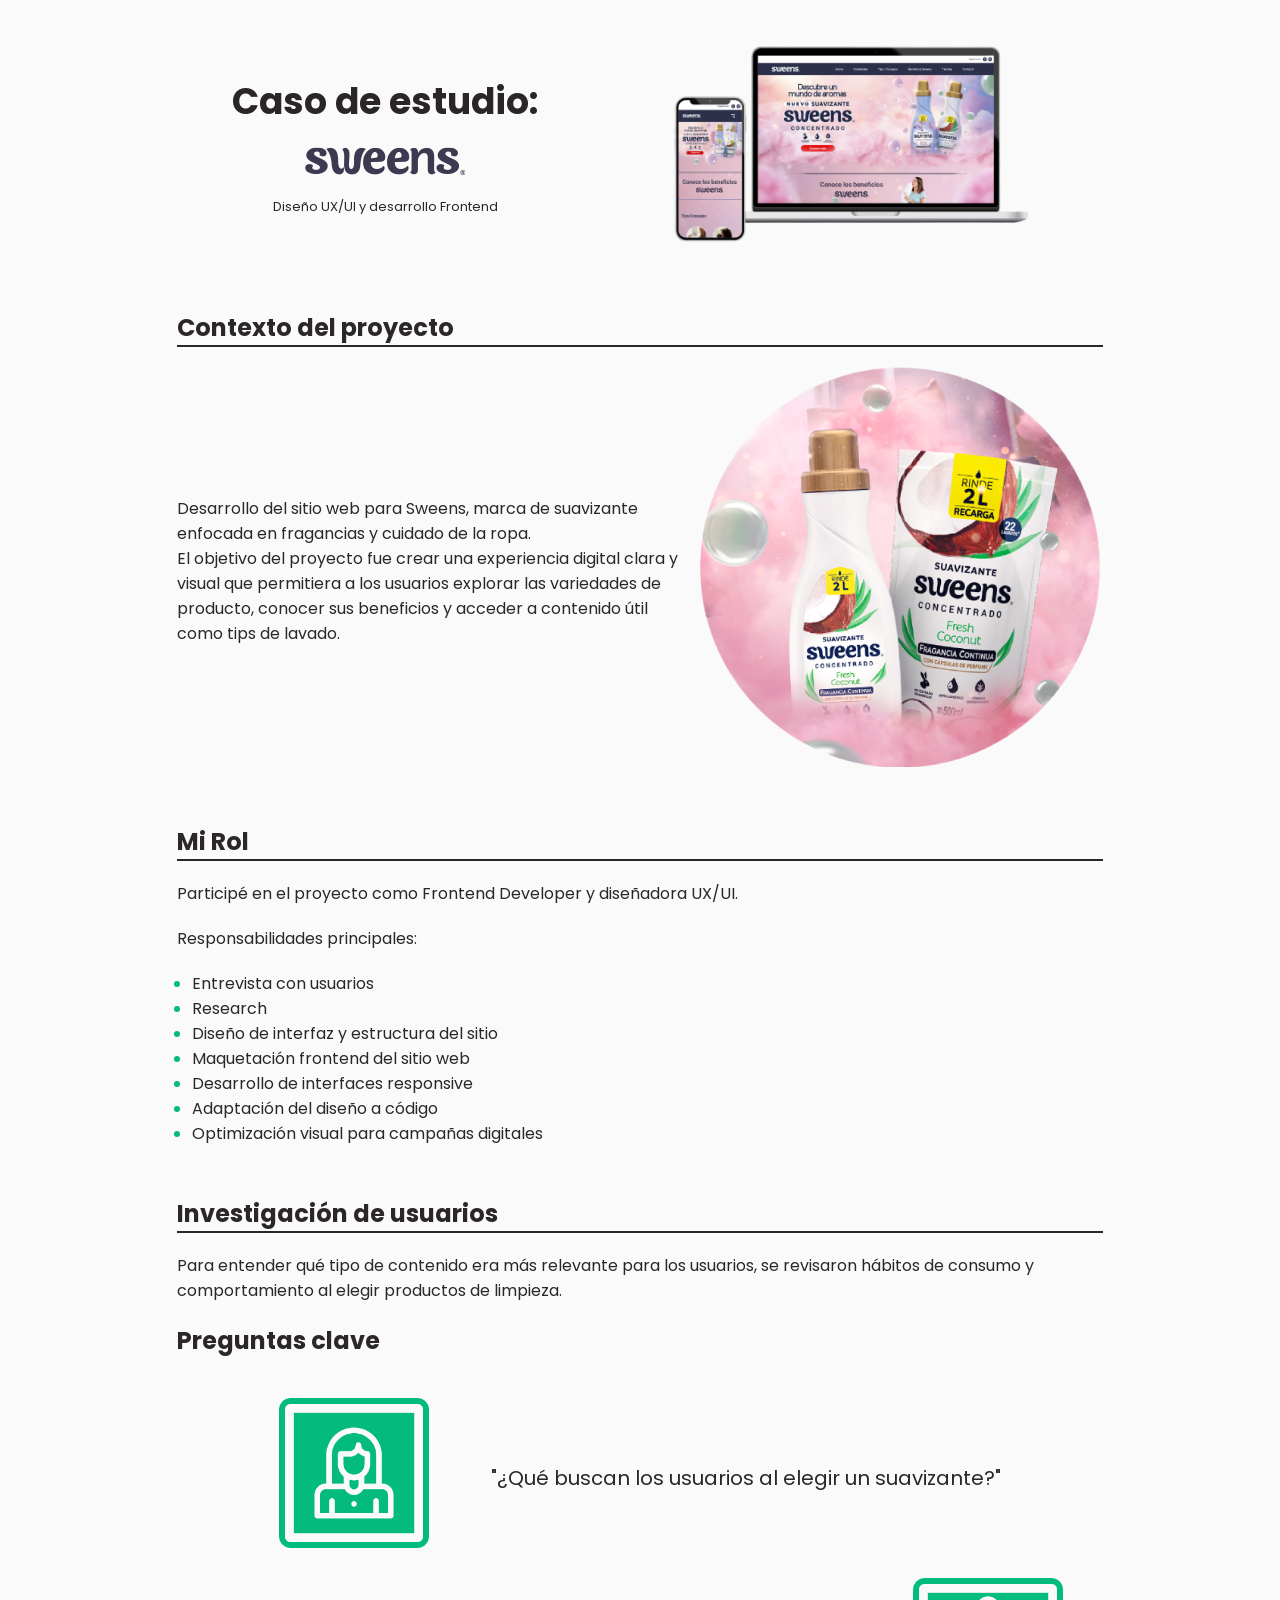
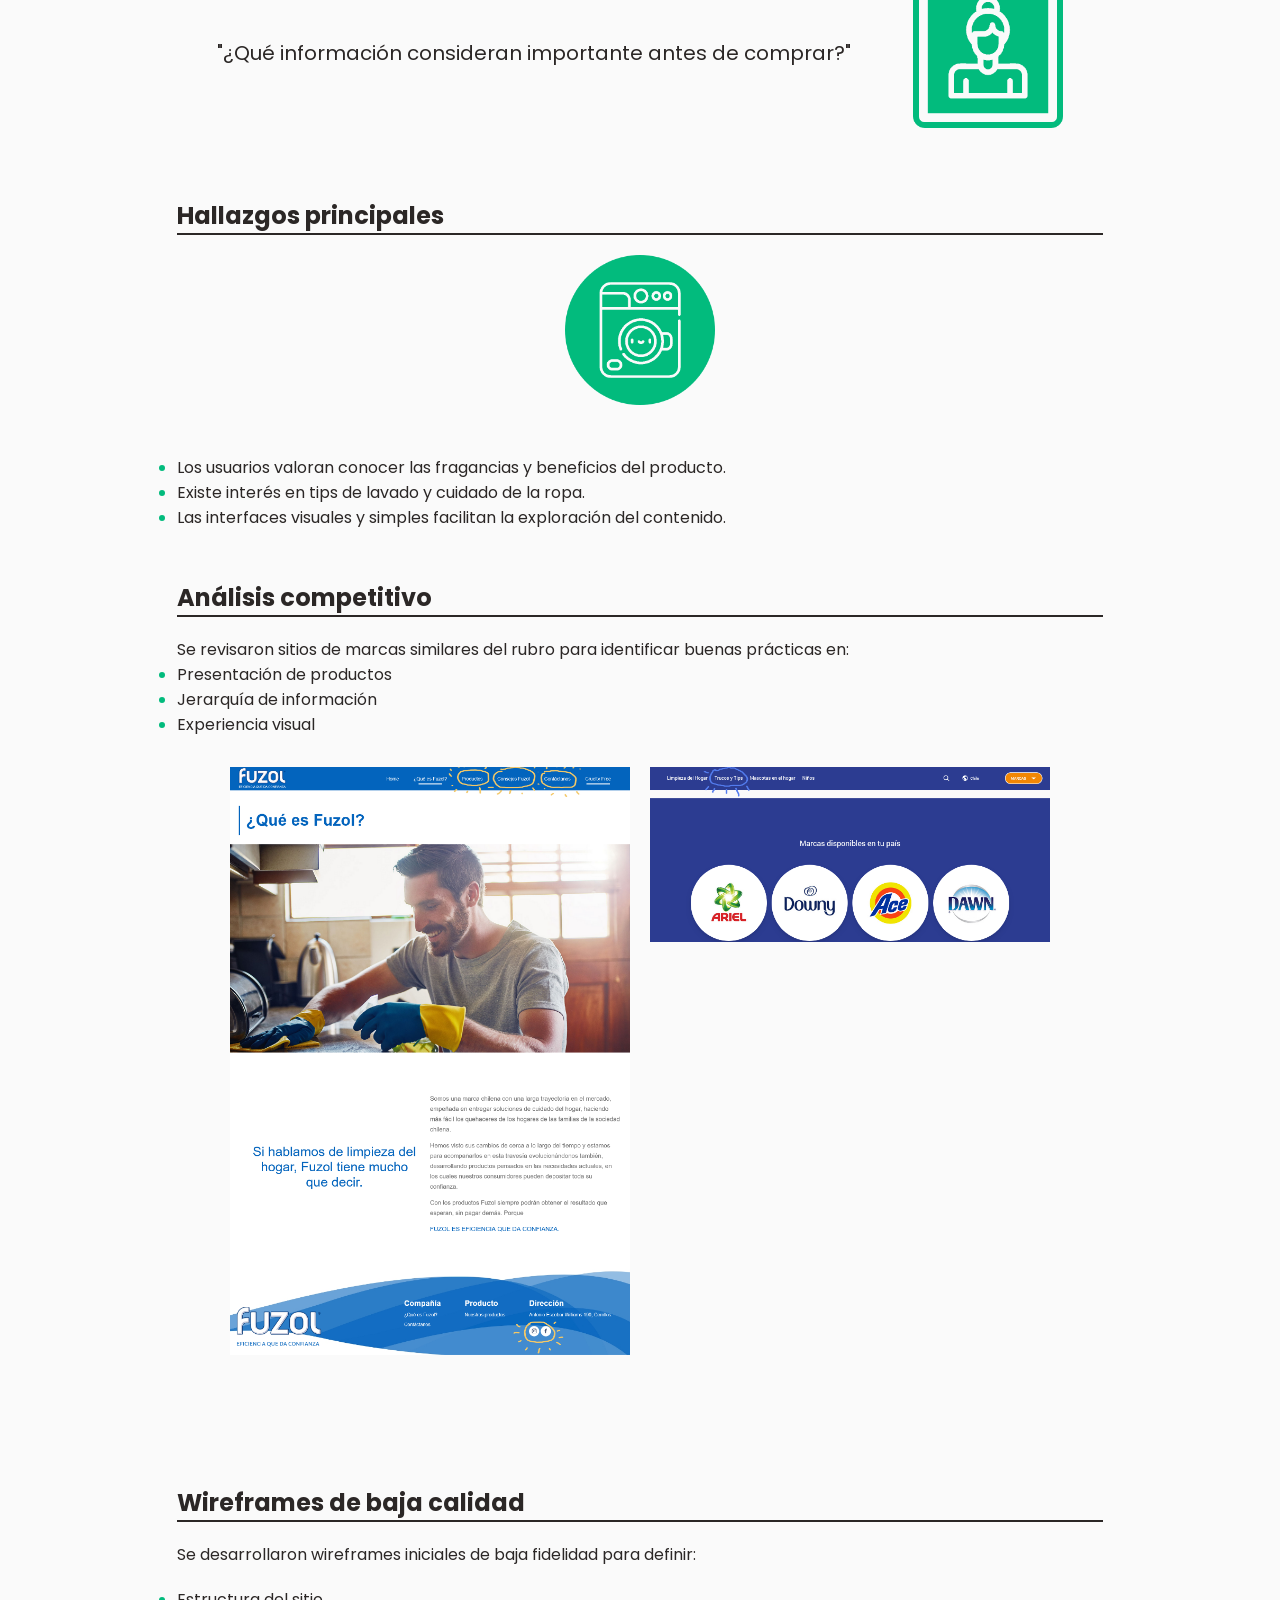
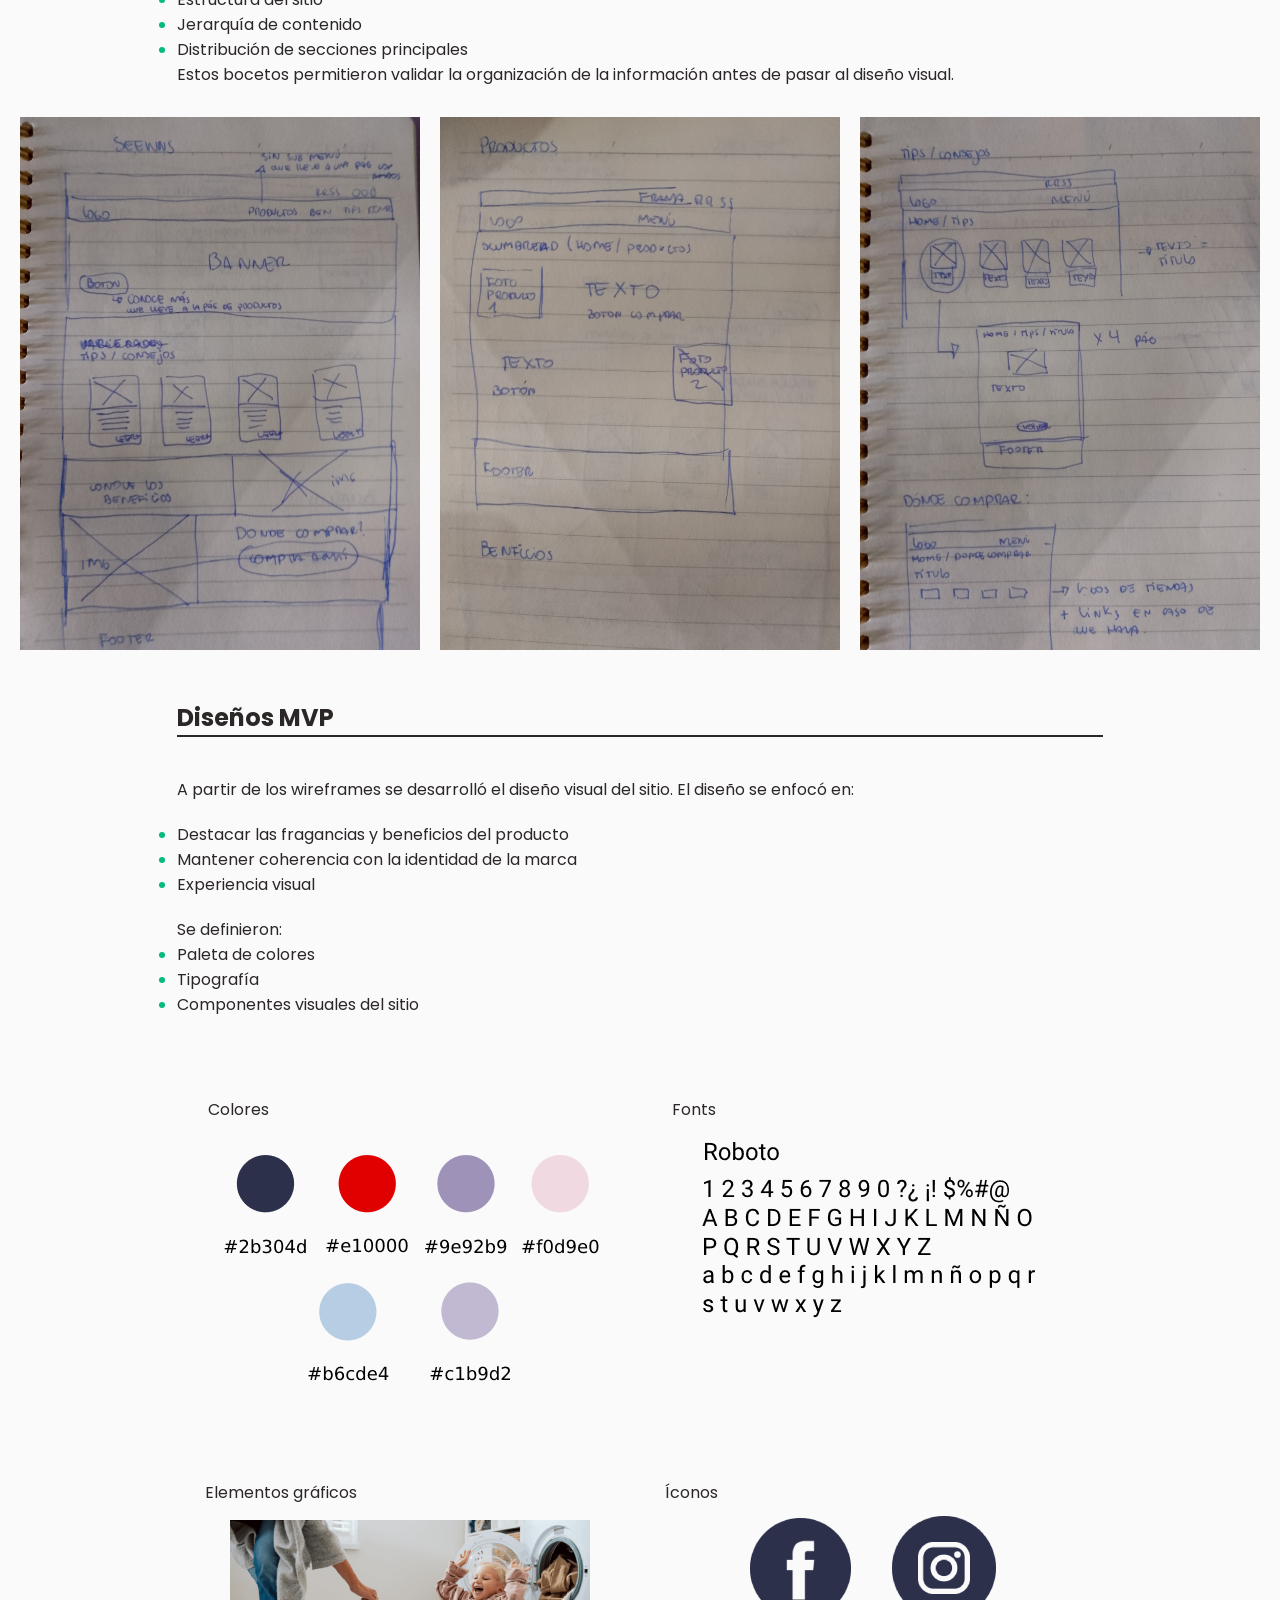
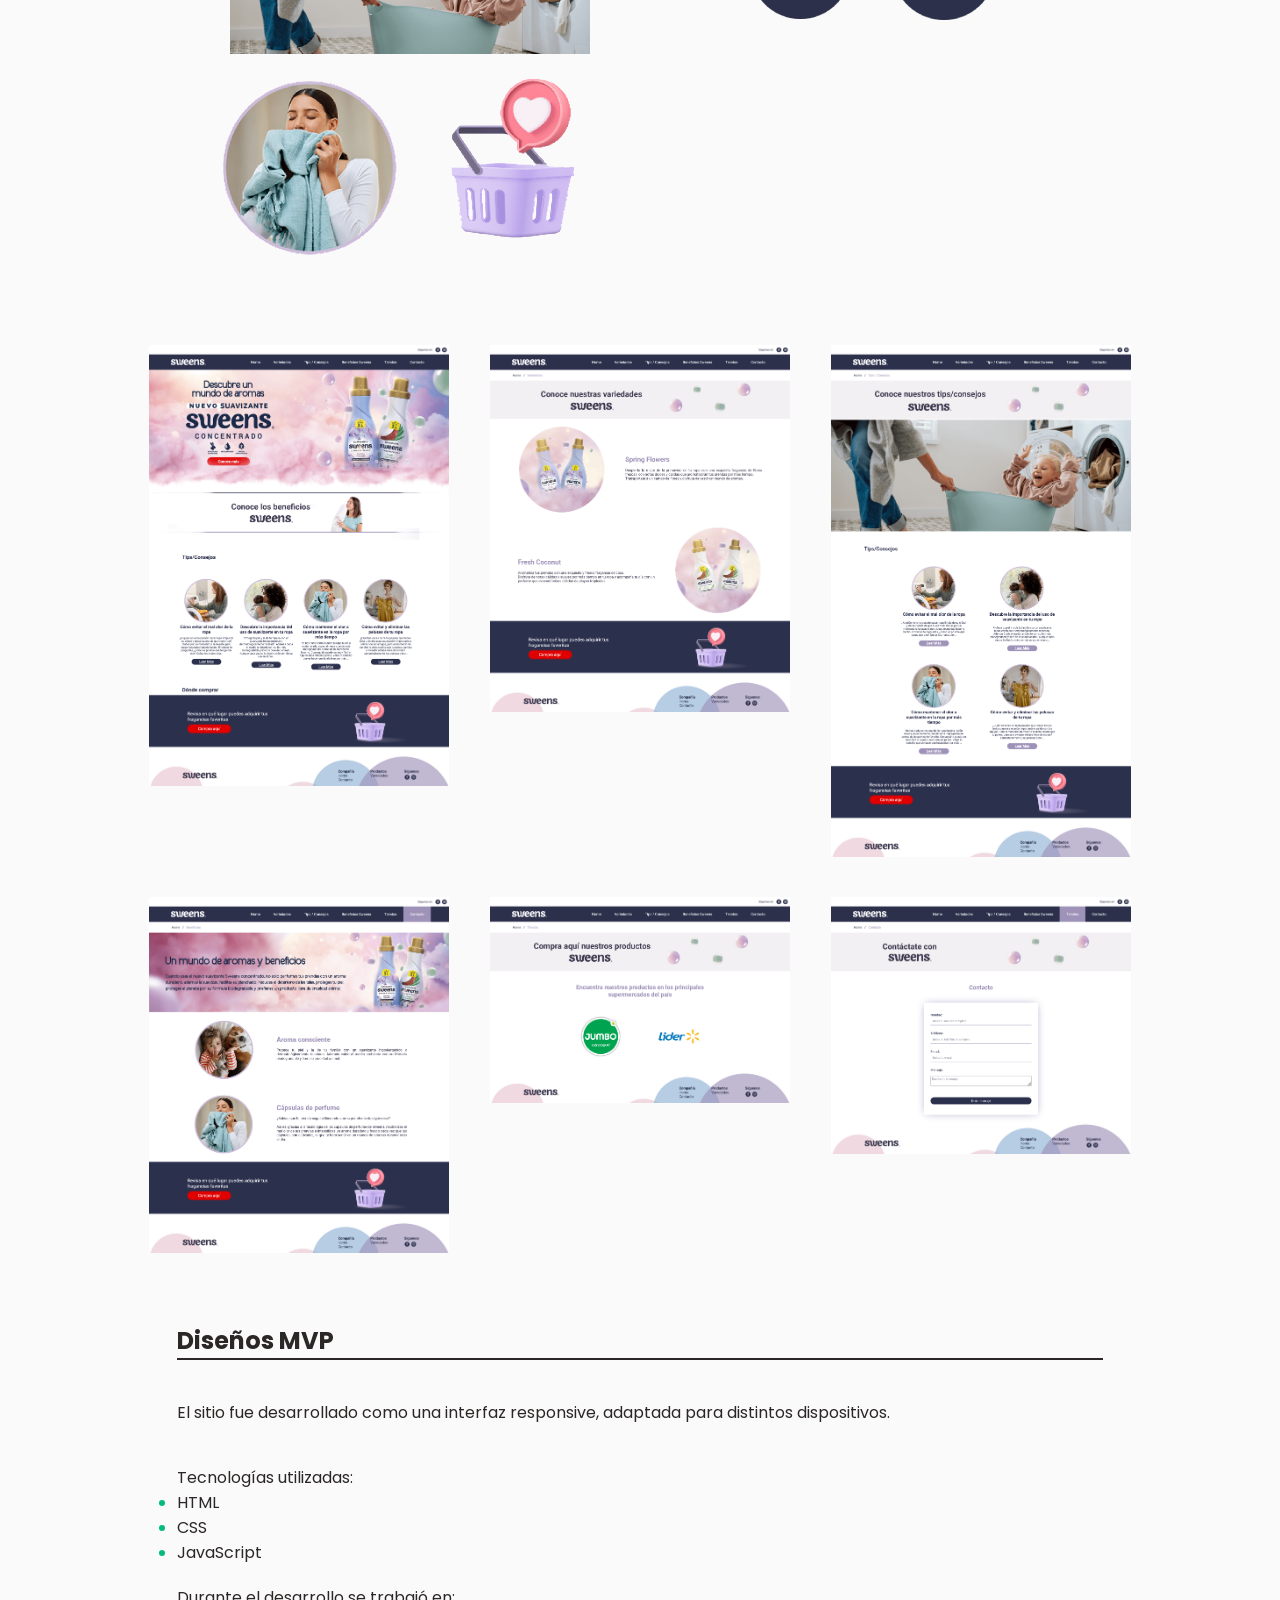
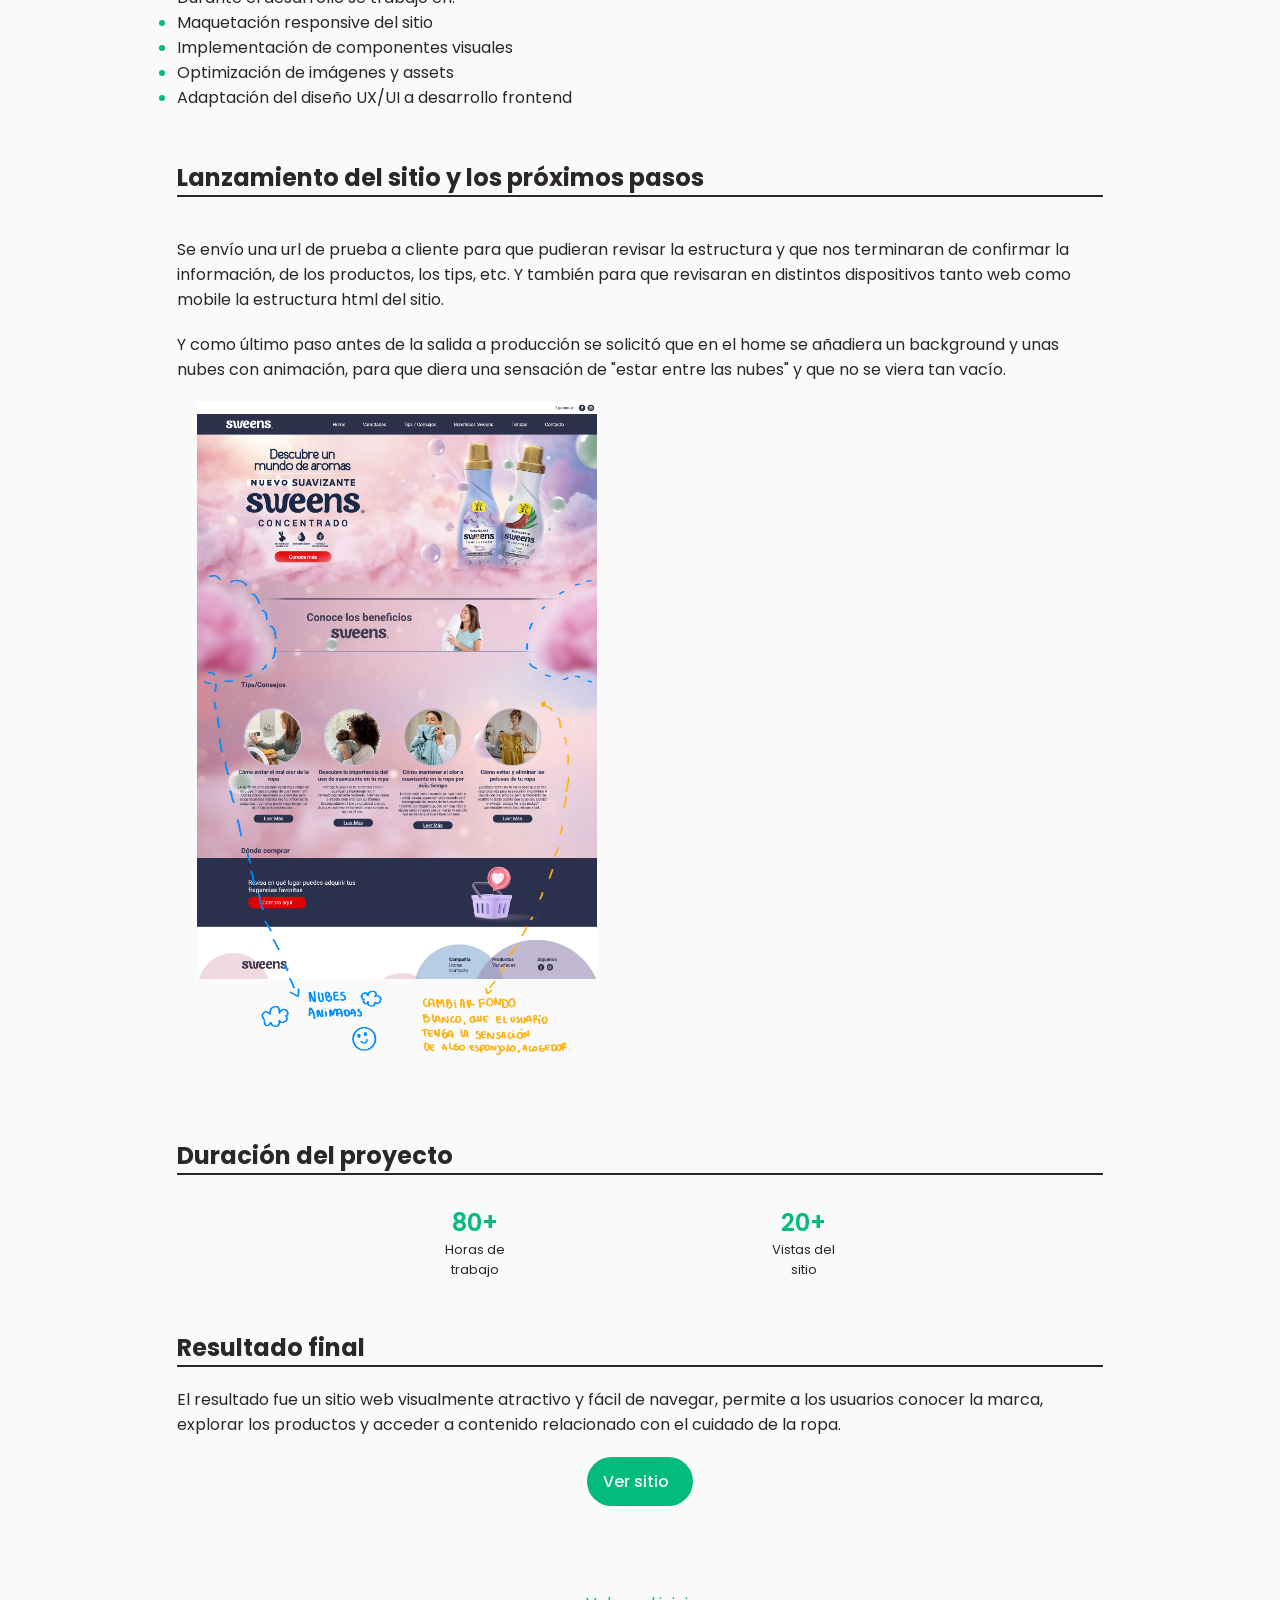
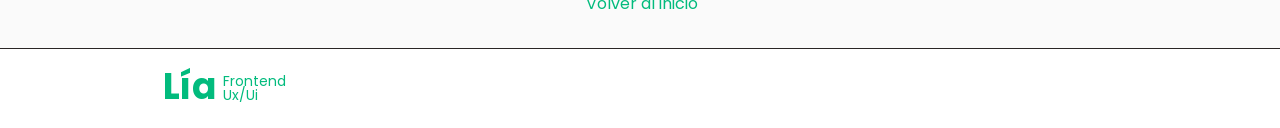
<file: sweens.html>
<!DOCTYPE html>
    <html lang="en">
    <head>
        <meta charset="UTF-8">
        <meta name="viewport" content="width=device-width, initial-scale=1.0">
        <link rel="stylesheet" href="https://unicons.iconscout.com/release/v4.0.8/css/line.css">
        <link rel="stylesheet" href="swiper-bundle.min.css">
        <link rel="stylesheet" href="styles.css">

        <title>Sweens</title>
    </head>
    <body>
       
        

        <!--==================== MAIN ====================-->
        <main class="main">
            <!--==================== HOME ====================-->
            

            <!--==================== ABOUT ====================-->
           <section class="jetourcontent">
            <div class="tattersall-caja">
                <div class="hero-jetour">
                    <div class="text-hero">
                        <h2 class="section__title">Caso de estudio:</h2> 
                        <img src="logo_sweens_footer_v2.png">
                        <h3>Diseño UX/UI y desarrollo Frontend</h3>
                    </div>
                    <div class="img-hero">
                        <img src="sweens-view.png">
                    </div>
                </div>
            </div>
            <div class="jetour-acerca">
                <div class="title-jet">
                    <h1>
                        Contexto del proyecto
                    </h1>
                    <div class="separarlo"></div>
                </div>
                <div class="descripcion-jet">
                    <p>Desarrollo del sitio web para Sweens, marca de suavizante enfocada en fragancias y cuidado de la ropa.<br>El objetivo del proyecto fue crear una experiencia digital clara y visual que permitiera a los usuarios explorar las variedades de producto,
                         conocer sus beneficios y acceder a contenido útil como tips de lavado.</p>
                        <div class="camioneta-img">
                            <img src="sweens-coco.png" alt="">
                        </div>
                </div>
            </div>
           
            <div class="mi-rol2">
                <div class="title-rol">
                    <h1>Mi Rol</h1>
                    <div class="separarlo"></div>
                </div>
                <div class="bullets-rol">
                    <p>Participé en el proyecto como Frontend Developer y diseñadora UX/UI.</p>
                    <p>Responsabilidades principales:</p>
                    <ul>
                        <li type="disc">Entrevista con usuarios</li>
                        <li type="disc">Research</li>
                        <li type="disc">Diseño de interfaz y estructura del sitio</li>
                        <li type="disc">Maquetación frontend del sitio web</li>
                        <li type="disc">Desarrollo de interfaces responsive</li>
                        <li type="disc">Adaptación del diseño a código</li>
                        <li type="disc">Optimización visual para campañas digitales</li>
                        
                    </ul>
                </div>
            </div>
            <div class="context">
                <div class="title-context">
                    <h1>Investigación de usuarios</h1>
                    <div class="separarlo"></div>
                </div>
                <div class="descrpcion-context">
                    <p>
                        Para entender qué tipo de contenido era más relevante para los usuarios, 
                        se revisaron hábitos de consumo y comportamiento al elegir productos de limpieza. 
                    </p>
                </div>
                <div class="inves-usuarios">
                     <h2>Preguntas clave</h2>
                     <div class="usuarios-i">
                <div class="user-coments">
                    <img src="viewfinder.png">
                    <p>"¿Qué buscan los usuarios al elegir un suavizante?"</p>
                </div>
                <div class="user-coments2">
                    <img src="viewfinde3.png">
                    <p>"¿Qué información consideran importante antes de comprar?"</p>
                </div>
                
            </div>
                </div>
            </div>
            <div class="jetour-acerca">
                <div class="title-jet">
                    <h1>
                       Hallazgos principales
                    </h1>
                    <div class="separarlo"></div>
                </div>
                <div class="user-coments">
                    <img src="lavadora.png">
                    
                </div>
                <div class="bullets-rol">
                    
                    <ul>
                        <li type="disc">Los usuarios valoran conocer las fragancias y beneficios del producto.</li>
                        <li type="disc">Existe interés en tips de lavado y cuidado de la ropa.</li>
                        <li type="disc">Las interfaces visuales y simples facilitan la exploración del contenido.</li>
                        
                        
                    </ul>
                </div>

            </div>
            <div class="jetour-acerca">
                <div class="title-jet">
                    <h1>
                       Análisis competitivo
                    </h1>
                    <div class="separarlo"></div>
                </div>
                
                <div class="bullets-rol">
                    <p>Se revisaron sitios de marcas similares del rubro para identificar buenas prácticas en: </p>
                    <ul>
                        <li type="disc">Presentación de productos</li>
                        <li type="disc">Jerarquía de información</li>
                        <li type="disc">Experiencia visual</li>
                        
                        
                    </ul>
                    <div class="marcasfoto">
                      <img src="fuzol.png" style="margin-bottom:80px">
                      <img src="downy.png">
                  </div>
                </div>

            </div>
            <div class="resulta">
                <div class="title-context">
                    <h1>Wireframes de baja calidad</h1>
                    <div class="separarlo"></div>
                </div>
                <div class="descrpcion-context">
                    <p>
                        Se desarrollaron wireframes iniciales de baja fidelidad para definir:
                    </p>
                    <div class="bullets-rol">
                    
                    <ul>
                        <li type="disc">Estructura del sitio</li>
                        <li type="disc">Jerarquía de contenido</li>
                        <li type="disc">Distribución de secciones principales</li>
                        
                        
                    </ul>
                    <div class="mini-text">
                        <p>Estos bocetos permitieron validar la organización de la información antes de pasar al diseño visual.</p>
                    </div>
                    <div class="marcasfoto">
                      <img src="home1.jpg">
                      <img src="producto.jpg">
                      <img src="tips.jpg">
                  </div>
                </div>
                </div>
                
            </div>
            <div class="impacto">
                <div class="title-context">
                    <h1>Diseños MVP</h1>
                    <div class="separarlo"></div>
                </div>
                <div class="descrpcion-context">
                    <p>
                        A partir de los wireframes se desarrolló el diseño visual del sitio. El diseño se enfocó en: 
                    </p>
                    <div class="bullets-rol">
                    
                    <ul>
                        <li type="disc">Destacar las fragancias y beneficios del producto</li>
                        <li type="disc">Mantener coherencia con la identidad de la marca</li>
                        <li type="disc">Experiencia visual</li>
                        <p>Se definieron: </p>
                        <li type="disc">Paleta de colores</li>
                        <li type="disc">Tipografía</li>
                        <li type="disc">Componentes visuales del sitio</li>
                        
                        
                    </ul>
                    <div style="margin-top: 40px;">
                
                <div class="elementos">
                    <div class="elemento1">
                        <p>Colores</p>
                        <img src="colores.png">
                    </div>
                    <div class="elemento1">
                        <p>Fonts</p>
                        <img src="roboto.png">
                    </div>
                </div>
                <div class="elementos">
                    <div class="elemento1">
                        <p>Elementos gráficos</p>
                        <img src="elementos-gr.png">
                    </div>
                    <div class="elemento1">
                        <p>Íconos</p>
                        <img src="icon.png">
                    </div>
                </div>
                <div class="mvp1">
                    <img src="sin-bg.png">
                    <img src="variedades.png">
                    <img src="consejos.png">
                    
                </div>
                <div class="mvp1">
                    <img src="beneficios.png">
                    <img src="tiendas.png">
                    <img src="contacto.png">
                </div>
            </div>
                </div>

                    
                </div>
            </div>
            <div class="impacto">
                <div class="title-context">
                    <h1>Diseños MVP</h1>
                    <div class="separarlo"></div>
                </div>
                <div class="descrpcion-context">
                    <p>
                        El sitio fue desarrollado como una interfaz responsive, adaptada para distintos dispositivos.
 
                    </p>
                    <div class="bullets-rol">
                    <p>Tecnologías utilizadas: </p>
                    <ul>
                        <li type="disc">HTML</li>
                        <li type="disc">CSS</li>
                        <li type="disc">JavaScript</li>
                        <p>Durante el desarrollo se trabajó en: </p>
                        <li type="disc">Maquetación responsive del sitio</li>
                        <li type="disc">Implementación de componentes visuales</li>
                        <li type="disc">Optimización de imágenes y assets</li>
                        <li type="disc">Adaptación del diseño UX/UI a desarrollo frontend</li>
                        
                        
                    </ul>
                    
                </div>

                    
                </div>
            </div>
             <div class="impacto">
                <div class="title-context">
                    <h1>Lanzamiento del sitio y los próximos pasos</h1>
                    <div class="separarlo"></div>
                </div>
                <div class="descrpcion-context">
                    <p>
                        Se envío una url de prueba a cliente para que pudieran revisar la estructura y que nos terminaran de confirmar la información, de los productos, 
                        los tips, etc. Y también para que revisaran en distintos dispositivos tanto web como mobile la estructura html del sitio. 
 
                    </p>
                    <p>Y como último paso antes de la salida a producción se solicitó que en el home se añadiera un background y unas nubes con animación, 
                        para que diera una sensación de "estar entre las nubes" y que no se viera tan vacío. </p>
                    <div>
                
                <div style="padding: 20px;">
                    <img src="sweens-final.png" style="width: 400px;">
                    
                </div>
            </div>
                    
                </div>
            </div>
            <div class="impacto">
                <div class="title-context">
                    <h1>Duración del proyecto</h1>
                    <div class="separarlo"></div>
                </div>
                <div class="about__info" style="display:flex; justify-content: space-evenly;">
                    <div>
                        <span class="about__info-title">80+</span>
    					<span class="about__info-name">
        					Horas de <br> trabajo
    					</span>
                    </div>
                    <div>
                        <span class="about__info-title">20+</span>
    					<span class="about__info-name">
        					Vistas del <br> sitio
    					</span>
                    </div>
                </div>
            </div>
            <div class="impacto">
                <div class="title-context">
                    <h1>Resultado final</h1>
                    <div class="separarlo"></div>
                </div>
                <div class="txtfnal">
                    <p>El resultado fue un sitio web visualmente atractivo y fácil de navegar,
                        permite a los usuarios conocer la marca, explorar los productos y acceder a contenido relacionado con el cuidado de la ropa.</p>
                </div>
                <div class="about__info" style="display:flex; justify-content: space-evenly; margin-top: 20px;">
                    <a href="https://sweenschile.cl/" class="button button--flex button--small portfolio__button" target="_blank">Ver sitio
                                <i class="uil uil-arrow-right button__icon"></i></a>
                    </div>
            </div>
            
               <div class="btn-volver">
                <i class="uil uil-estate" style="color: #02bb7d"></i> <a href="index.html" style="color: #02bb7d;">Volver al inicio</a>
            </div>
            
            
        </section>
            <!--==================== PORTFOLIO ====================-->
        <!--    <section class="portfolio section" id="portfolio">
                <h2 class="section__title">Portafolio</h2>
                <span class="section__subtitle">Trabajos más recientes</span>
                <div class="portfolio__container container swiper-container">
                    <div class="swiper-wrapper">
                        <!--==================== PORTFOLIO 1 ====================-->
                      <!--  <div class="portfolio__content grid swiper-slide">
                            <img src="petro-view.png" class="portfolio__img">
                            <div class="portfolio__data">
                                <h3 class="portfolio__title">
                                    Petrobras
                                </h3>
                                <p class="portfolio__description">
                                    Rediseño del Sitio Web de Petrobras. 
                                </p>
                                <a href="petrobras.html" class="button button--flex button--small portfolio__button" target="_blank">Ver más
                                <i class="uil uil-arrow-right button__icon"></i></a>

                            </div>
                        </div>-->
                        
                        <!--==================== PORTFOLIO 2 ====================-->
                       <!--    <div class="portfolio__content grid swiper-slide">
                            <img src="jetour-p.png" class="portfolio__img">
                            <div class="portfolio__data">
                                <h3 class="portfolio__title">
                                    Jetour
                                </h3>
                                <p class="portfolio__description">
                                    Landing informativo para nuevo modelo de camioneta X70 Plus. 
                                </p>
                                <a href="jetour.html" class="button button--flex button--small portfolio__button" target="_blank">Ver más
                                <i class="uil uil-arrow-right button__icon"></i></a>

                            </div>
                        </div>-->
                        <!--==================== PORTFOLIO 3 ====================-->
                        
                        <!--==================== PORTFOLIO 4 ====================-->
                     
                      <!--  <div class="portfolio__content grid swiper-slide">
                            <img src="midea-incentivo-form.png" class="portfolio__img">
                            <div class="portfolio__data">
                                <h3 class="portfolio__title">
                                    Midea Puntos
                                </h3>
                                <p class="portfolio__description">
                                    Landing informativo y formulario de incripción para acumulación de puntos. 
                                </p>
                                <a href="midea-incentivo.html" class="button button--flex button--small portfolio__button" target="_blank">Ver más
                                <i class="uil uil-arrow-right button__icon"></i></a>

                            </div>
                        </div>-->
                        <!--==================== PORTFOLIO 5 ====================-->
                      <!--  <div class="portfolio__content grid swiper-slide">
                            <img src="spacio-1portada.png" class="portfolio__img">
                            <div class="portfolio__data">
                                <h3 class="portfolio__title">
                                    Spacio 1
                                </h3>
                                <p class="portfolio__description">
                                    Formulario para participar por una giftcard. 
                                </p>
                                <a href="spacio1.html" class="button button--flex button--small portfolio__button" target="_blank">Ver más
                                <i class="uil uil-arrow-right button__icon"></i></a>

                            </div>
                        </div>-->

                        <!--==================== PORTFOLIO 6 ====================-->
                        <!--<div class="portfolio__content grid swiper-slide">
                            <img src="encriptador.png" class="portfolio__img">
                            <div class="portfolio__data">
                                <h3 class="portfolio__title">
                                    Challenge ONE Principiante en programación
                                </h3>
                                <p class="portfolio__description">
                                    Primer desafío en el curso de Alura Latam, crear un encriptador de texto, que encripte, desencripte y copie el texto ingresado con ciertas condiciones. 
                                </p>
                                <a href="https://cubillosarteaga.github.io/challenge-encriptado/" class="button button--flex button--small portfolio__button" target="_blank">Ver más
                                <i class="uil uil-arrow-right button__icon"></i></a>

                            </div>
                        </div>
                        
                        
                    </div>
                    <div class="swiper-button-next">
                        <i class="uil uil-angle-right-b swiper-portfolio-icon"></i>
                    </div>
    <div class="swiper-button-prev">
        <i class="uil uil-angle-left-b swiper-portfolio-icon"></i>
    </div>

    <div class="swiper-pagination"></div>
  </div>
                </div>
            </section>-->

            <!--==================== PROJECT IN MIND ====================
            <section class="project section">

            </section>-->

            <!--==================== TESTIMONIAL ====================
            <section class="testimonial section">
                
            </section>-->

            <!--==================== CONTACT ME ====================-->
            
        </main>

        <!--==================== FOOTER ====================-->
        <footer class="footer">
            <div class="footer__bg">
                <div class="footer__container container grid">
                    <div class="contentuno">
                        <div class="uno">
                            <div class="dos">
                        <h1 class="footer__title">Lía</h1>
                        </div>
                        <div class="tres">
                            <span class="footer__subtitle">Frontend</span>
                            <span class="footer__subtitle">Ux/Ui</span>
                        </div>
                        </div>
                    </div>
                
                
                <div class="footer__socials">
                    <a href="https://www.linkedin.com/in/liacubillos" class="footer__social"><i class="uil uil-linkedin-alt"></i></a>
                    <a href="mailto:cubilloslia@gmail.com" class="footer__social"><i class="uil uil-envelope"></i></a>
                    
                    <a href="https://github.com/cubillosarteaga" class="footer__social">
                        <i class="uil uil-github"></i>
                    </a>
                </div>
            </div>
        </div>
        </footer>
        
        <!--==================== SCROLL TOP ====================-->
        <a href="#" class="scrollup" id="scroll-up">
            <i class="uil uil-arrow-up scrollup__icon"></i>
        </a>

        <!--==================== SWIPER JS ====================-->
        <script src="swiper-bundle.min.js"></script>

        <!--==================== MAIN JS ====================-->
        <script src="main.js"></script>
    </body>
</html>
</file>
<file: styles.css>
/*==================== GOOGLE FONTS ====================*/
@import url('https://fonts.googleapis.com/css2?family=Poppins:wght@400;500;600&family=Roboto:ital,wght@0,300;0,400;0,500;0,700;0,900;1,400;1,500;1,700;1,900&display=swap');

/*==================== VARIABLES CSS ====================*/
:root {
    --header-height: 3rem;

    /*========== Colors ==========*/
    /* Change favorite color */
    --hue-color: 237; /*Purple 250 - Green 142 - Blue 230 - Pink 340*/

    /* HSL color mode */
    --first-color: #3f5a83;
    --first-color-second: hsl(var(--hue-color), 100%, 75%);
    --first-color-alt: #ff8be4;
    --first-color-lighter: hsl(var(--hue-color), 92%, 85%);
    --title-color: #3f5a83;
    --text-color: hsl(var(--hue-color), 8%, 45%);
    --text-color-light: hsl(var(--hue-color), 8%, 65%);
    --input-color: hsl(var(--hue-color), 70%, 96%);
    --body-color: #FAFAFA;
    --container-color: #f3f3f1;
    --scroll-bar-color: hsl(var(--hue-color), 12%, 90%);
    --scroll-thumb-color: hsl(var(--hue-color), 12%, 80%);

    /*========== Font and typography ==========*/
    --body-font: 'Poppins', sans-serif;

    /* .5rem = 8px, 1rem = 16px, 1.5rem = 24px ... */
    --big-font-size: 2rem;
    --h1-font-size: 1.5rem;
    --h2-font-size: 1.25rem;
    --h3-font-size: 1.125rem;
    --normal-font-size: .938rem;
    --small-font-size: .813rem;
    --smaller-font-size: .75rem;

    /*========== Font weight ==========*/
    --font-medium: 500;
    --font-semi-bold: 600;

    /*========== Margenes Bottom ==========*/
    /* .25rem = 4px, .5rem = 8px, .75rem = 12px ... */
    --mb-0-25: .25rem;
    --mb-0-5: .5rem;
    --mb-0-75: .75rem;
    --mb-1: 1rem;
    --mb-1-5: 1.5rem;
    --mb-2: 2rem;
    --mb-2-5: 2.5rem;
    --mb-3: 3rem;

    /*========== z index ==========*/
    --z-tooltip: 10;
    --z-fixed: 100;
    --z-modal: 1000;
}

/* Font size for large devices */
@media screen and (min-width: 968px) {
    :root {
        --big-font-size: 3rem;
        --h1-font-size: 2.25rem;
        --h2-font-size: 1.5rem;
        --h3-font-size: 1.25rem;
        --normal-font-size: 1rem;
        --small-font-size: .875rem;
        --smaller-font-size: .813rem;
    }
}

/*========== Variables Dark theme ==========*/


/*========== Button Dark/Light ==========*/


/*==================== BASE ====================*/
* {
  box-sizing: border-box;
  padding: 0;
  margin: 0;
}

html {
  scroll-behavior: smooth;
}

body {
  margin: 0 0 var(--header-height) 0;
  font-family: var(--body-font);
  font-size: var(--normal-font-size);
  background-color: var(--body-color);
  color: #2b2726;
}

/*h1, h2, h3, h4 {
  color: var(--title-color);
  font-weight: var(--font-semi-bold);
}
*/
ul {
  list-style: none;
}

a {
  text-decoration: none;
}

img {
  max-width: 100%;
  height: auto;
}

/*==================== REUSABLE CSS CLASSES ====================*/
.section {
  padding: 2rem 0 4rem;
}

.section__title {
  font-size: var(--h1-font-size);
  color: #2a2625;
}

.section__subtitle {
  display: block;
  font-size: var(--small-font-size);
  margin-bottom: var(--mb-3);
}

.section__title, 
.section__subtitle {
  /*text-align: center;*/
}

/*==================== LAYOUT ====================*/
.container {
  max-width: 955px;
  margin-left: var(--mb-1-5);
  margin-right: var(--mb-1-5);
}

.grid {
  /*display: grid;*/
  gap: 1.5rem;
}


.header {
  width: 100%;
  position: fixed;
  bottom: 0;
  left: 0;
  z-index: var(--z-fixed);
  background-color: #fafafa;
}

/*==================== NAV ====================*/
.contenedor-na{
  border-bottom: 1px solid black;
  border-top: 1px solid;
  margin-top: 5px;
}

.nav{
  max-width: 968px;
  height: var(--header-height);
  display: flex;
  justify-content: space-between;
  align-items: center;

}

.nav__logo,
.nav__toggle{
  color: #02bb7d;
  font-weight: var(--font-medium);

}

.nav__logo:hover{
  color: var(--first-color);
}

.nav__toggle{
  font-size: 1.1rem;
  cursor: pointer;

}

.nav__toggle:hover{
  color: var(--first-color);
}

.nav__item{
  text-align: center;
}

.cajitabio{
  border: 1px solid black;
    padding: 1em;
    border-radius: 24px;
}

.separar {
  border: 1px solid;
  margin-top: 21px;
}

.separarlo{
  border: 1px solid;
}

.exp1{
  margin-top: 20px;
  border: 1px solid;
  padding: 11px 26px;
  max-width: 300px;
  border-radius: 16px;
}

.exp1 span{
  font-size: 13px;
  background: linear-gradient(90deg, rgb(250, 207, 239) 0%, rgb(254, 154, 156) 100%);
  padding: 0px 8px;
  border-radius: 10px;
}

.exp1 p{
  font-size: 15px;
}

.separadorexp{
  border: 1px solid;
  margin: 9px 0px;
}

.meses{
  display: flex;
  flex-direction: row;
  align-content: space-between;
  
  font-size: 12px;
}

.resumen1{
  margin-top: 30px;
  width: 250px;
}

.cajascontact{
  display: flex;
  gap: 30px;
  margin-top: 20px;
  flex-direction: column;
  align-items: center;
}



.caja3{
  
  padding: 10px;
  border-radius: 4px;
  background-color: #2a2625;
  width: 170px;
  height: 98px;
  border-radius: 16px;

}

.caja3 img {
  width: 45px;
}

.separar2{
  border: 1px solid #faceee;
  margin-top: 13px;
}

.caja3 a{
  color: #faceee;
}

.caja3 p{
  color: #faceee;
}

.caja4{
  padding: 10px;
  border-radius: 4px;
  background-color: #faceee;
  width: 170px;
  height: 98px;
  border-radius: 16px;

}


.caja4 img {
  width: 36px;
}

.caja4 p{
  color: #2a2625;
}

.separar3{
  border: 1px solid #2a2625;
  margin-top: 13px;
}

.caja4 a{
  color: #2a2625;
}

.caja5{
  padding: 10px;
  border-radius: 4px;
  background-color: #fff;
  width: 170px;
  height: 98px;
  border-radius: 16px;

}

.caja5 p{
  color: #2a2625;
}

.caja5 img {
  width: 34px;
}

.separar4{
  border: 1px solid #2a2625;
  margin-top: 13px;
}

.caja5 a{
  color: #2a2625;
}

#portfolio {
  padding-top: 0px;
  scroll-margin-top: 55px;
}

#resumen{
  padding-top: 0px;
  scroll-margin-top: 55px;
}

.contentresumen{
  display: flex;
  flex-direction: row;
}

.separadorvertical{
  padding-left: 30px;
  padding-right: 30px;
  opacity: 0.2px;
}

.separadorvertical span{
  display: block; 
  width: 2px; 
  height: 661px; 
  background-color: #c9c9c9;
}

.contresumen2{
  margin-top: 30px;
  width: 258px;
}

.imghabil img {
  width: 82px;
  /*background-color: #faceee;*/
  padding: 4px;
  border-radius: 5px;
}

.exp2{
  margin-top: 18px;
  font-size: 13px;
}

.habil{
  margin-top: 20px;
}

.exp3{
  background-color: #2a2625;
  color: #faceee;
  padding: 13px;
  display: flex;
  flex-direction: column;
  margin-top: 20px;
  border-radius: 16px;
}

.exp3 span{
  background-color: #fafafa;
  color: #2a2625;
  padding-left: 4px;
  padding-right: 4px;
  width: 73px;
  font-size: 12px;
  font-weight: bold;
}

.exp3 strong {
  margin-top: 44px;
}

.mi-rol {
  display: flex; justify-content: center;
}

.rol {
  text-align: left;
  line-height: 2;
  margin-top: 41px;
}

.skillscont img{
  width: 100px;
}

.portfolio__cont__bg{
  background-image: url('portada-sweens.png');
  background-repeat: no-repeat;
  display: flex;
  align-content: center;
  height: 319px;
  background-position-y: top;
  background-position-x: center;
  justify-content: center;
}

.caja-button{
  display: flex;
  align-items: center;
  align-content: center;
  width: 100%;
  justify-content: center;
}

.taggs{
  display: flex;
  gap: 6px;
  font-size: 12px;
  font-style: italic;
}

.tag1{
  background-color: #faceee;
  padding: 2px 12px;
  border-radius: 22px;
}

.jetourcontent{
  padding: 0px 12px;
}

.btn-volver{
  display: flex;
  justify-content: center;
  align-items: center;
  align-content: center;
  gap: 4px;
  margin-top: 85px;
}

.portfolio__cont{
  display: flex;
  flex-direction: row;
  padding: 0 20px;
  justify-content: center;
  text-align: center;
  align-items: center;
}

.portfolio__data span {
  background: linear-gradient(90deg, rgb(250, 207, 239) 0%, rgb(254, 154, 156) 100%);
  padding: 0px 8px;
  color: #2a2625;
  margin-bottom: 0px;
  font-size: 12px;
  
}

.portfolio__description{
  font-size: 13px;
}

.port-txt{
  font-size: 14px;
  margin-bottom: 20px;
  max-width: 289px;
}

.port-rol{
  margin-bottom: 10px;
}


.contact-content{
  display: flex;
  padding: 30px 50px 0 30px;
  flex-direction: row;
  background-color: #ff8be4;
  justify-content: space-evenly;
  align-items: center;
}
.infocontacto{
  width: 100%;
  color: #3f5a83;
  font-weight: bold;
}

.imgcontacto img{
  width: 300px;
}

.contact__information {
  display: flex;
  margin-top: var(--mb-2);
  margin-bottom: var(--mb-2);
}

@media screen and (max-width: 767px){
  
  .nav__menu{
    position: fixed;
    bottom: -100%;
    left: 0;
    width: 100%;
    background-color: var(--body-color);
    padding: 2rem 1.5rem 4rem;
    box-shadow: 0 -1px 4px rgba(0, 0, 0, .15);
    border-radius: 1.5rem 1.5rem 0 0;
    transition: .3s;
    
  }

  .contact-content{
  display: flex;
  padding: 30px 50px 0 30px;
  flex-direction: column;
  background-color: #ff8be4;
  justify-content: space-evenly;
  align-items: center;
}

.contentresumen {
  display: flex;
  flex-direction: column;
  align-items: center;
}

.separadorvertical{
  display: none;
}

.portfolio__cont__bg {
  background-image: url('portada-sweens-mob.png');
  background-repeat: no-repeat;
  display: flex;
  align-content: center;
  height: 319px;
  background-position-y: top;
  background-position-x: center;
  justify-content: center;
}



.contactame{
  font-size: 16px;
}

.infocontacto{
  width: 100%;
  color: #3f5a83;
  font-weight: bold;
}

.imgcontacto img{
  width: 300px;
}
 
}

.nav__list{
  grid-template-columns: repeat(3, 1fr);
  gap: 2rem;
  display: grid;
}

.nav__link{
  display: flex;
  flex-direction: column;
  align-items: center;
  font-size: var(--small-font-size);
  color: #2b2726;
  font-weight: var(--font-medium);
}

.nav__link:hover{
  color: #02bb7d;
}

.nav__icon{
  font-size: 1.2rem;

}

.nav__close{
  position: absolute;
  right: 1.3rem;
  bottom: .5rem;
  font-size: 1.5rem;
  cursor: pointer;
  color: var(--first-color);
}

.nav__close:hover{
  color: var(--first-color-alt);
}


/* show menu */
.show-menu{
  bottom: 0;
}

/* Active link */
.active-link{
  color: #02bb7d;
}

/* Change background header */
.scroll-header{
  box-shadow: 0 -1px 4px rgba(0, 0, 0, .15);
}

/*==================== HOME ====================*/
.home__container{
  gap: 1rem;

}

.home__content{
  grid-template-columns: .5fr 3fr;
  padding-top: 1.5rem;
  align-items: center;
}

.home__social{
  display: none;
  gap: 35px;
  align-items: center;
  align-content: center;

}

.home__social-icon{
  font-size: 1.25rem;
  color: #2b2726;
}

.home__social-icon:hover{
  color: #02bb7d;
}

.home__blob{
  width: 200px;
  fill: var(--first-color);
}

.home__blob-img{
  width: 203px;

}

.home__data{
  grid-column: 1/3;

}

.home__tittle h1{
  font-size: var(--big-font-size);
  
  margin-bottom: var(--mb-0-75);
  color: #02bc7d;
  font-weight: var(--font-semi-bold);
  margin-left: 22px;
}


.home__subtitle{
  font-size: 0.8rem;
  color: #2b2726;
  font-weight: var(--font-medium);
  margin-bottom: var(--mb-0-75);
  padding: 3px;
  background: linear-gradient(90deg, rgb(250, 207, 239) 0%, rgb(254, 154, 156) 100%);
  border-radius: 12px;
  width: 233px;
  text-align: center;
  margin-left: 0px;
}

.home__description{
  margin-bottom: 7px;
  font-size: 15px;
}

.home__scroll{
  display:none;
}

.home__scroll-button{
  color: var(--first-color);
  transition: .3s;
}

.home__scroll-button:hover{
  transform: translateY(.25rem);
}

.home__scroll-mouse{
  font-size: 2rem;

}

.home__scroll-name{
  font-size: var(--small-font-size);
  color: var(--title-color);
  font-weight: var(--font-medium);
  margin-right: var(--mb-0-25);
}

.home__scroll-arrow{
  font-size: 1.25rem;
}


/*==================== BUTTONS ====================*/
.button{
  display: inline-block;
  background-color: #02bb7d;
  color: #FAFAFA;
  padding: .3rem .5em;
  border-radius: 3.5rem;
  font-weight: var(--font-medium);
}

.btn-down{
  background-color: #02bb7d;
  
  padding: .3rem .7em;
  border-radius: 3.5rem;
  color: #FAFAFA;
}

.button:hover{
  background-color: #02bb7d;
}

.button__icon{
  font-size: 1.25rem;
  margin-left: var(--mb-0-5);
  transition: .3s;
}

.button--flex{
  display: inline-flex;
  align-items: center;
  
}

.button--small{
  padding: .75rem 1rem;
}

.button--link{
  padding: 0;
  background-color: transparent;
  color: var(--first-color);
}

.button--link:hover{
  background-color: transparent;
  color: var(--first-color-alt);
}

/*==================== ABOUT ====================*/
.about__img{
  
  border-radius: .5rem;
  justify-self: center;
  align-self: center;
}

.about__description{
  text-align: center;
  margin-bottom: 20px;
}

.about__info{
  display: flex;
  justify-content: space-evenly;
  margin-bottom: var(--mb-2-5);
}

.about__info-title{
  font-size: var(--h2-font-size);
  font-weight: var(--font-semi-bold);
  color: #02bc7d;
}

.about__info-name{
  font-size: var(--smaller-font-size);
}

.about__info-title, .about__info-name{
  display: block;
  text-align: center;
}

.about__buttons{
  display: flex;
  justify-content: center;
}
/*==================== SKILLS ====================*/
.skills__container{
  row-gap: 0;

}

.skills__icon, .skills__arrow{
  font-size: 2rem;
  color: #ff8be4;
}

.skills__icon{
  margin-right: var(--mb-0-75);
}

.skills__header{
  display: flex;
  align-items: center;
  margin-bottom: var(--mb-2-5);
 
}

.skills__title{
  font-size: var(--h3-font-size);
}

.skills__subtitle{
  font-size: var(--small-font-size);
  color: var(--text-color-light);
}

.skills__arrow{
  margin-left: auto;
  transition: .4s;

}

.skills__list{
  row-gap: 1.5rem;
  padding-left: 2.7rem;
}

.skills__titles{
  display: flex;
  justify-content: space-between;
  margin-bottom: var(--mb-0-5);
}

.skills__name{
  font-size: var(--normal-font-size);
  font-weight: var(--font-medium);
}

.skills__bar, .skills__percentage{
  height: 5px;
  border-radius: .25rem;

}



.skills__percentage{
  display: block;
  background-color: #ff8be4;
}

.skills__html{
  width: 7%;
}

.skills__css{
  width: 7%;
}

.skills__js{
  width: 15%;
}

.skills__tai{
  width: 12%;
}

.skills__ps{
  width: 14%;
}

.skills__ai{
  width: 13%;
}

.skills__xd{
  width: 13%;
}

.skills__close .skills__list{
  height: 0;
  overflow: hidden;

}

.skills__open .skills__list{
  height: max-content;
  margin-bottom: var(--mb-2-5);
}

.skills__open .skills__arrow{
  transform: rotate(-180deg);
}


/*==================== QUALIFICATION ====================*/


/*==================== SERVICES ====================*/
.services__container{
  gap: 1.5rem;
  grid-template-rows: repeat(2, 1fr);
  justify-content: center;
}

.services__content{
  
  position: relative;
  background-color: #3f5a83;
  padding: 10px;
  border-radius: 1.3rem;
  box-shadow: 0 2px 4px rgba(0, 0, 0, .15);
  transition: .3s;
  height: 147px;
  width: 211px;
  

}

#contact{
  padding-top: 2px;
  margin: auto;
  background-color: black;
  color: #faceee;
  text-align: center;
  font-size: 28px;
  scroll-margin-top: 30px;
}

.contactame {
  max-width: 900px;
  margin: auto;
  margin-top: auto;
  margin-top: 23px;
}


.services__content h3 {
  color: #fbfbf5;
}

.services__content:hover{
  box-shadow: 0 4px 8px rgba(0, 0, 0, .15);
}

.services__icon{
  display: block;
  font-size: 1.5rem;
  color: var(--first-color);
  margin-bottom: var(--mb-1);
}

.services__title{
  font-size: var(--h3-font-size);
  margin-bottom: var(--mb-1);
  font-weight: var(--font-medium);
}

.services__button{
  cursor: pointer;
  font-size: var(--small-font-size);
}

.services__button:hover .button__icon{
  transform: translateX(.25rem);
}

.services__modal{
  position: fixed;
  top: 0;
  left: 0;
  right: 0;
  bottom: 0;
  background-color: rgba(0, 0, 0, .5);
  display: flex;
  align-items: center;
  justify-content: center;
  padding: 0 1rem;
  z-index: var(--z-modal);
  opacity: 0;
  visibility: hidden;
  transition: .3s;
}

.services__modal-content{
  position: relative;
  background-color: var(--container-color);
  padding: 1.5rem;
  border-radius: .5rem;
}

.services__modal-services{
  row-gap: 1rem;
}

.services__modal-service{
  display: flex;
}

.services__modal-title{
  font-size: var(--h3-font-size);
  font-weight: var(--font-medium);
  margin-bottom: var(--mb-1-5);
}

.services__modal-close{
  position: absolute;
  top: 1rem;
  right: 1rem;
  font-size: 1.5rem;
  color: var(--first-color);
  cursor: pointer;
}

.services__modal-icon{
  color: var(--first-color);
  margin-right: var(--mb-0-25);
}

/* Active Modal */
.active-modal{
  opacity: 1;
  visibility: visible;
}

/*==================== PORTFOLIO ====================*/
.portfolio__container{
  overflow: initial;
}

.portfolio__content{
  padding: 0 1.5rem;
}

.portfolio__img{
  width: 265px;
  border-radius: .5rem;
  justify-self: center;
  transition: transform 0.3s ease;
}

.portfolio__img:hover{
  transform: scale(1.03);
}

.portfolio__title{
  font-size: 30px;

}

.portfolio__description{
 
}



.portfolio__cont{
  display: flex;
  flex-direction: column;
  padding: 0 20px;
  justify-content: center;
  text-align: center;
  align-items: center;
}

.portfolio__data{
  flex-direction: column;
  display: flex;
  justify-content: center;
  align-items: center;
  
}

.portfolio__data span{
  /*margin-bottom: 28px;*/
}

.portfolio__img{
  width: 100%;
}

.portfolio__button:hover .button__icon{
  transform: translateX(.25rem);
}

.swiper-button-prev::after,
.swiper-button-next::after{
  content: '';
}

.swiper-portfolio-icon{
  font-size: 2rem;
  color: var(--first-color);
}

.swiper-button-prev{
  left: -.5rem;
}

.swiper-button-next{
  right: -.5rem;
}

/*.swiper-container-horizontal > .swiper-pagination-bullets{
  bottom: -2.5rem;
}*/

.swiper-pagination-bullet-active{
  background-color: #ff8be4;
}

.swiper-button-prev,
.swiper-button-next,
.swiper-pagination-bullet{
  outline: none;
}



/*==================== TESTIMONIAL ====================*/


/*==================== CONTACT ME ====================*/
.contact__container{
  row-gap: 3rem;

}

.contact__information{
  display: flex;
  margin-top: var(--mb-2);
  color: #FAFAFA;
  text-align: left;
}

.contact__icon{
  font-size: 2rem;
  color: #FAFAFA;
  margin-right: var(--mb-0-75);
}

.contact__title{
  font-size: var(--h3-font-size);
  font-weight: var(--font-medium);
}

.contact__subtitle{
  font-size: var(--small-font-size);
  color: #FAFAFA;
}


/*==================== FOOTER ====================*/
.footer{
  padding-top: 2rem;
}

 /*.footer__container{
 row-gap: 3.5rem;
}*/

.footer__bg{
  background-color: #fff;
  border-top: 1px solid #2a2625;
  
  padding: 2rem 0 3rem;
}

.footer__title{
  font-size: var(--h1-font-size);
  margin-bottom: var(--mb-0-25);
}

.footer__subtitle{
  font-size: var(--small-font-size);
}

.footer__links{
  display: flex;
  flex-direction: column;
  row-gap: 1.5rem;

}

.footer__link:hover{
  color: #02bb7d;
}

.footer__social{
  font-size: 1.25rem;
  margin-right: var(--mb-1-5);
}

.footer__social:hover{
  color: #02bb7d;
}

.footer__title,
.footer__subtitle,
.footer__link,
.footer__social{
  color: #02bb7d;
}
/*========== SCROLL UP ==========*/
.scrollup{
  position: fixed;
  right: 1rem;
  bottom: -20%;
  background-color: #02bb7d;
  opacity: .8;
  padding: 0 .3rem;
  z-index: var(--z-tooltip);
  transition: .4s;
}

.scrollup:hover{
  background-color: #faceee;
}

.scrollup__icon{
  font-size: 1.5rem;
  color: #FAFAFA;
}
/* Show scroll */
.show-scroll{
  bottom: 5rem;
}

.usuarios-i {
  padding: 20px;
  display: flex;
  flex-direction: column;
}

.user-coments{
  display: flex;
  justify-content: center;
  align-items: center;
  gap: 7px;
  font-size: 15px;
  
}

.user-coments2{
  display: flex;
  justify-content: center;
  align-items: center;
  gap: 7px;
  font-size: 15px;
  flex-direction: row-reverse;
}

.user-coments img{
  width: 110px;
}

.user-coments2 img{
  width: 110px;
}

.detalles2{
  margin-top: 40px;

}

.detalles2 li{
  background-color: var(--first-color);
  opacity: .8;
  color: #fff;
}

.marcas{
  padding: 20px;
}

.mvp1{
  display: flex;
  flex-direction: column;
  gap: 12px;
  justify-content: center;
  padding: 20px;
  
}

.mvp1 img{
  width: 100%;
}

.elementos{
  display: flex;
  flex-direction: column;
  gap: 50px;
  justify-content: center;
  align-items: center;
  padding: 20px;
}






/*========== SCROLL BAR ==========*/


/*==================== MEDIA QUERIES ====================*/
/* For small devices */
@media screen and (max-width:350px){
  .container{
    margin-left: var(--mb-1);
    margin-right: var(--mb-1);
  }

  .nav__menu{
    padding: 2rem .25rem 4rem;
  }

  .nav__list{
    column-gap: 0;
  }

  .home__content{
    grid-template-columns: .25fr 3fr;
  }

  .home__blob{
    width: 180px;
  }

  .cajascontact {
  display: flex;
  gap: 28px;
  margin-top: 20px;
  flex-direction: column;
  align-items: center;
}

.contentresumen{
  display: flex;
  flex-direction: column;
}

  .skills__title{
    font-size: var(--normal-font-size);
  }

  .services__container{
    grid-template-columns: max-content;
    justify-content: center;
  }

 

  .services__content{
    position: relative;
  background-color: #3f5a83;
  padding: 1.5rem .5rem 1.25rem 1.5rem;
  border-radius: 1.3rem;
  box-shadow: 0 2px 4px rgba(0, 0, 0, .15);
  transition: .3s;
  height: 148px;
  }

  .services__modal{
    padding: 0 .5rem;
  }

  .rol {
    flex-direction: column;

  }

  .rol-detalle {
    margin-right: 0px;
  }

  .user-coments{
  display: flex;
  justify-content: center;
  align-items: center;
  gap: 7px;
  font-size: 15px;
}

.detalles2{
  margin-top: 40px;

}

.detalles2 li{
  background-color: var(--first-color);
  opacity: .8;
  color: #fff;
}

.marcas{
  padding: 20px;
}

.portfolio__cont{
  display: flex;
  flex-direction: column;
  padding: 0 20px;
  justify-content: center;
  text-align: center;
}

.portfolio__img{
  width: 100%;
}
.portfolio__cont{
  display: flex;
  flex-direction: column-reverse;
  padding: 0 20px;
  justify-content: center;
  text-align: center;
  align-items: center;
}
.portfolio__cont{
  display: flex;
  flex-direction: column-reverse;
  padding: 0 20px;
  justify-content: center;
  text-align: center;
  align-items: center;
}

.contact-content{
  display: flex;
  padding: 30px 50px 0 30px;
  flex-direction: column;
  background-color: #ff8be4;
  justify-content: space-evenly;
  align-items: center;
}
.infocontacto{
  width: 100%;
  color: #3f5a83;
    font-weight: bold;
}

.imgcontacto img{
  width: 300px;
}


}

/* For medium devices */
@media screen and (min-width:568px){
  .home__content{
    display: flex;
    /*flex-direction: row-reverse;*/
  }

  .home__data{
    grid-column: initial;
  }

  .home__img{
    order: 1;
    justify-self: center;
  }

  .cajascontact {
  display: flex;
  gap: 28px;
  margin-top: 20px;
  flex-direction: column;
  align-items: center;
}

  .about__container,
  .portfolio__content,
  
  .footer__container{
    grid-template-columns: repeat(2, 1fr);
  }

  .contact__container{
    grid-template-columns: repeat(3, 2fr);
  }

  .rol {
    flex-direction: column;
  }

  .rol-detalle {
    margin-right: 0px;
  }

  .portfolio__cont{
  display: flex;
  flex-direction: column-reverse;
  padding: 0 20px;
  justify-content: center;
  text-align: center;
  align-items: center;
}

.home__social{
  display: flex;
  gap: 35px;
  align-items: center;
  align-content: center;

}




}

@media screen and (min-width: 768px){
  .container{
    margin-left: auto;
    margin-right: auto;
    display: flex;
    justify-content: center;
    gap: 110px;
  }

  body{
    margin: 0;
  }

  .section{
    padding: 6rem 0 2rem;
  }

  .section__subtitle{
    margin-bottom: 3rem;
  }

  .header{
    top: 0;
    bottom: initial;
  }

  .header,
  .main,
  .footer__container{
    padding: 0 1rem;

  }

  .nav{
    height: calc(var(--header-height) + 0.3rem);
    column-gap: 1rem;
  }

  .nav__icon,
  .nav__close,
  .nav__toggle{
    display: none;
  }

  .nav__list{
    display: flex;
    column-gap: 2rem;
  }

  .nav__menu{
    margin-right: auto;
  }

  .cajascontact {
  display: flex;
  gap: 28px;
  margin-top: 20px;
  flex-direction: row;
  align-items: center;
}

  .home__container{
    row-gap: 5rem;
  }

  .home__content{
    padding-top: 0.5rem;
    column-gap: 2rem;
  }

  .home__blob{
    width: 270px;
  }

  .home__scroll{
    display: block;
  }

  .home__scroll-button{
    margin-left: 3rem;
  }

  .about__container{
    column-gap: 5rem;
  }

  
  .about__description{
    text-align: center;
  }

  .about__info{
    justify-content: space-between;
  }

  .about__buttons{
    justify-content: initial;
  }

  .services__container{
    grid-template-columns: repeat(3, 218px);
    justify-content: center;
  }

  .services__icon{
    font-size: 2rem;
  }

 

  .services__modal-content{
    width: 450px;
  }

  .portfolio__img{
    width: 477px;
  }

  .portfolio__content{
    align-items: center;
  }

  .footer__container{
    grid-template-columns: repeat(3, 1fr);
  }

  .footer__bg{
    padding: 10px 0;
  }

  .footer__links{
    flex-direction: row;
    column-gap: 2rem;
  }

  .footer__socials{
    justify-self: flex-end;
  }

  .usuarios-i{
  display: flex; flex-direction: column;
}

.user-coments{
  display: flex;
  justify-content: center;
  align-items: center;
  gap: 62px;
  font-size: 20px;
}

.user-coments-j {
    display: flex;
    justify-content: center;
    align-items: center;
    gap: 62px;
    font-size: 17px;
    margin-bottom: 95px;
  }

  .user-coments-j img{
    width: 520px;
  }

  .user-coments-j p{
    width: 260px;
  }

  .user-coments-j2 {
    display: flex;
    justify-content: center;
    align-items: center;
    gap: 62px;
    font-size: 17px;
    margin-bottom: 95px;
    flex-direction: row-reverse;
  }

  .user-coments-j2 img{
    width: 520px;
  }

   .user-coments-j2 p{
    width: 260px;
  }


.user-coments2{
  display: flex;
  justify-content: center;
  align-items: center;
  gap: 62px;
  font-size: 20px;
  flex-direction: row-reverse;
}

.user-coments2 ul {
  margin-top: 20px;
}

.user-coments2 li{
  margin-bottom: 30px;
}
.user-coments img{
  width: 150px;
}

.user-coments2 img{
  width: 150px;
}


.hallazgos{
  display: flex;
  padding: 20px;
  gap: 50px;
}


.detalles2{
  margin-top: 40px;

}

.detalles2 li{
  background-color: var(--first-color);
  opacity: .8;
  color: #fff;
}

.marcas{
  padding: 20px;
}

.mvp1{
  display: flex;
  gap: 41px;
  justify-content: center;
  align-items: flex-start;
  flex-direction: row;
}


  .mvp1 img {
    width: 205px;
  }

.elementos{
  display: flex;
  flex-direction: row;
  gap: 50px;
  justify-content: center;
  align-items: start;
}
.nav__link{
  color: #2b2726;
}
.active-link{
  color: #02bb7d;
}

.jetourcontent{
  max-width: 950px;
  margin: auto;
}

.hero-jetour{
  display: flex;
  flex-direction: row;
  justify-content: space-around;
  align-items: center;
  padding-top: 30px;
}

.img-hero img{
  width: 400px;
}

.text-hero{
  text-align: center;
}

.text-hero h1{
  font-size: 47px;
}

.text-hero h3{
  font-size: 13px;
  font-weight: normal;
}

.jetour-acerca{
  margin-top: 50px;
}

.descripcion-jet{
  padding-top: 20px;
  display: flex;
  flex-direction: row;
  justify-content: space-between;
  align-items: center;
}

.descripcion-jet p{
  max-width: 520px;
}

.camioneta-img img{
  width: 432px;
}

.gas-img img{
  width: 260px;
}

.mi-rol2{
  margin-top: 50px;
  margin-bottom: 50px;
}
.inves-usuarios h2{
  margin-top: 20px;
}

.user-coments img{
  margin-top: 20px;
  margin-bottom: 30px;
}

.bullets-rol{
  margin-top: 20px;
  
}

.marcasfoto{
  margin-top: 30px;
}
.mi-rol2 p {
  margin-top: 20px;
}

.descrpcion-context{
  margin-top: 20px;
}

.mi-rol2 ul {
  padding-left: 15px;
  padding-top: 20px;
}

li::marker {
  color: #02bb7d; /* Cambia 'red' por el color deseado */
}

.resulta{
  margin-top: 50px;
}

.resulta p {
 /* padding-bottom: 31px;*/
  
}
.about__info{
  margin-top: 30px;
}

.contar{
  padding-top: 20px;
}

.contar p{
  font-style: italic;
}

.resto-landimg{
  padding-top: 30px;
  display: flex;
  flex-direction: row;
  gap: 20px;
  justify-content: space-between;
  align-items: center;
  flex-wrap: wrap;
}

.resulta img{
  width: 399px;
}

.j-mob{
  margin-top: 20px;
}

.j-mob img{
  width: 300px;
}

.impacto{
  margin-top: 50px;
}

.impacto p{
  padding-top: 20px;
}

.taggs{
  display: flex;
  gap: 7px;
  font-size: 12px;
  font-style: italic;
}

.tag1 {
  background-color: #faceee;
  padding: 2px 12px;
  border-radius: 22px;
}

.btn-volver{
  display: flex;
  justify-content: center;
  align-items: center;
  align-content: center;
  gap: 4px;
  margin-top: 85px;
}
  
}

/* For large devices */
@media screen and (min-width: 1024px){
  .header,
  .main,
  .footer__container{
    padding: 0;
  }

  /*.header{
    
    border-bottom: 1px solid #3f5a83;
    
  }*/

  .home__blob{
    width: 302px;
  }

  /*.home__social{
    transform: translateX(-6rem);
  }
*/
  .services__container{
    grid-template-columns: repeat(3, 238px);
  }

  .portfolio__content{
    column-gap: 5rem;
  }

  .swiper-portfolio-icon{
    font-size: 3.5rem;
  }

  .swiper-button-prev{
    left: -3.5rem;
  }

  .swiper-button-next{
    right: -3.5rem;
  }

  /*.swiper-container-horizontal > .swiper-pagination-bullets{
    bottom: -4.5rem;
  }*/

  .portfolio__cont{
    display: flex;
    gap: 80px;
    flex-direction: row-reverse;
    justify-content: center;
    align-items: center;
    text-align: left;
  }

  .portfolio__data{
    width: 400px;
    display: flex;
    flex-direction: column;
    align-items: flex-start;
  }

  .marcasfoto{
    display: flex;
    flex-direction: row;
    justify-content: center;
    gap: 20px;
    align-items: start;
  }
  .marcasfoto img {
    width: 400px;
    
  }
  .mvp1 img{
  width: 300px;
}

.skillscont{
  display: flex;
  flex-wrap: wrap;
  gap: 38px;
  justify-content: left;
  align-items: center;
  margin-bottom: 57px;
}

.skillscont img{
  width: 100px;
}

/*#skills{
  background-image: url('portada8.png');
  background-repeat: no-repeat;
  background-position-y: bottom;
}
*/
.nav__link{
  color: #2b2726;
}
.active-link{
  color: #02bb7d;
}

.contact-content{
  display: flex;
  padding: 30px 50px 0 30px;
  flex-direction: row;
  background-color: #ff8be4;
  justify-content: space-evenly;
  align-items: center;
}
.infocontacto{
  width: 442px;
  color: #3f5a83;
    font-weight: bold;
}

.imgcontacto img{
  width: 300px;
}
/*#home{
  background-image: url('bg_port.png');
}*/
.footer__container{
  display: flex;
  flex-direction: row;
  justify-content: space-between;
  align-items: center;
}

.contentuno {
  display: flex;
  flex-direction: row;
}

.uno{
  display: flex;
  gap: 7px;
  align-items: center;
}

.tres{
display: flex;
  flex-direction: column;
  line-height: 1;
}
  
}
</file>
